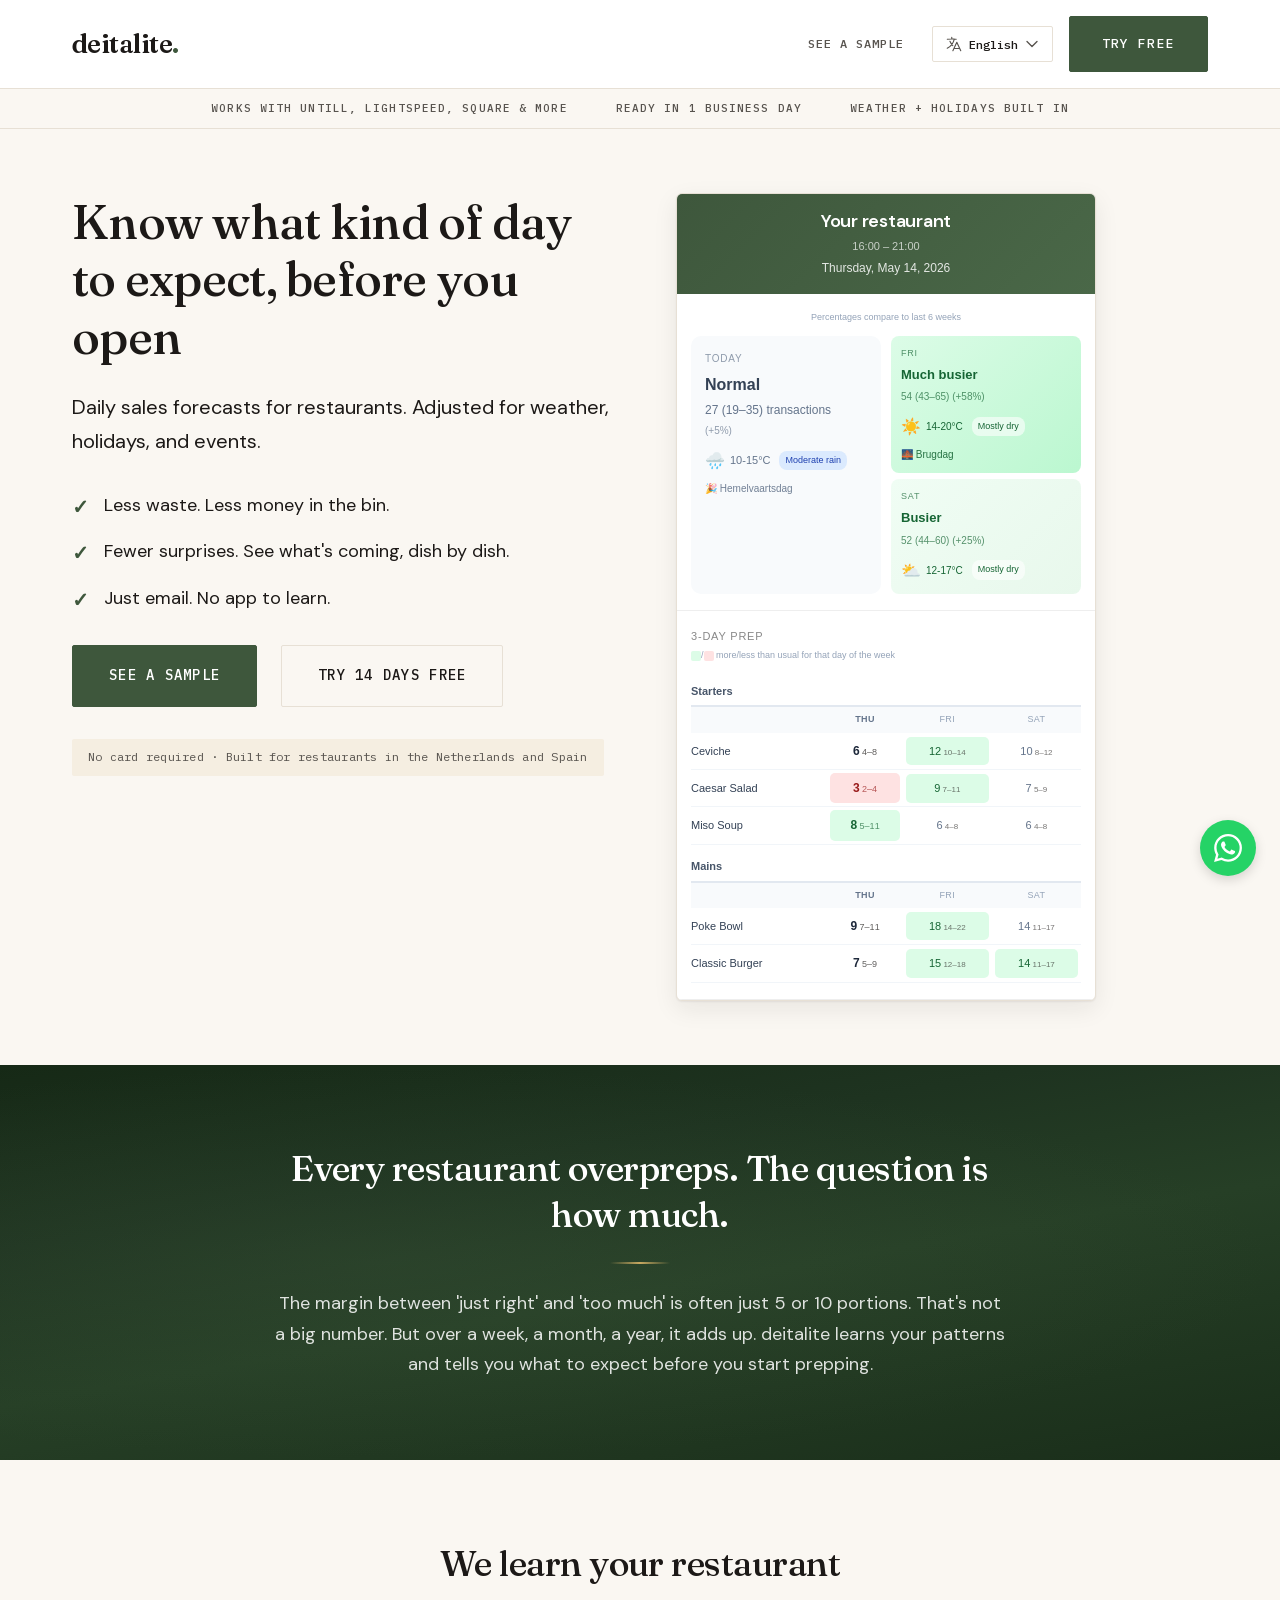
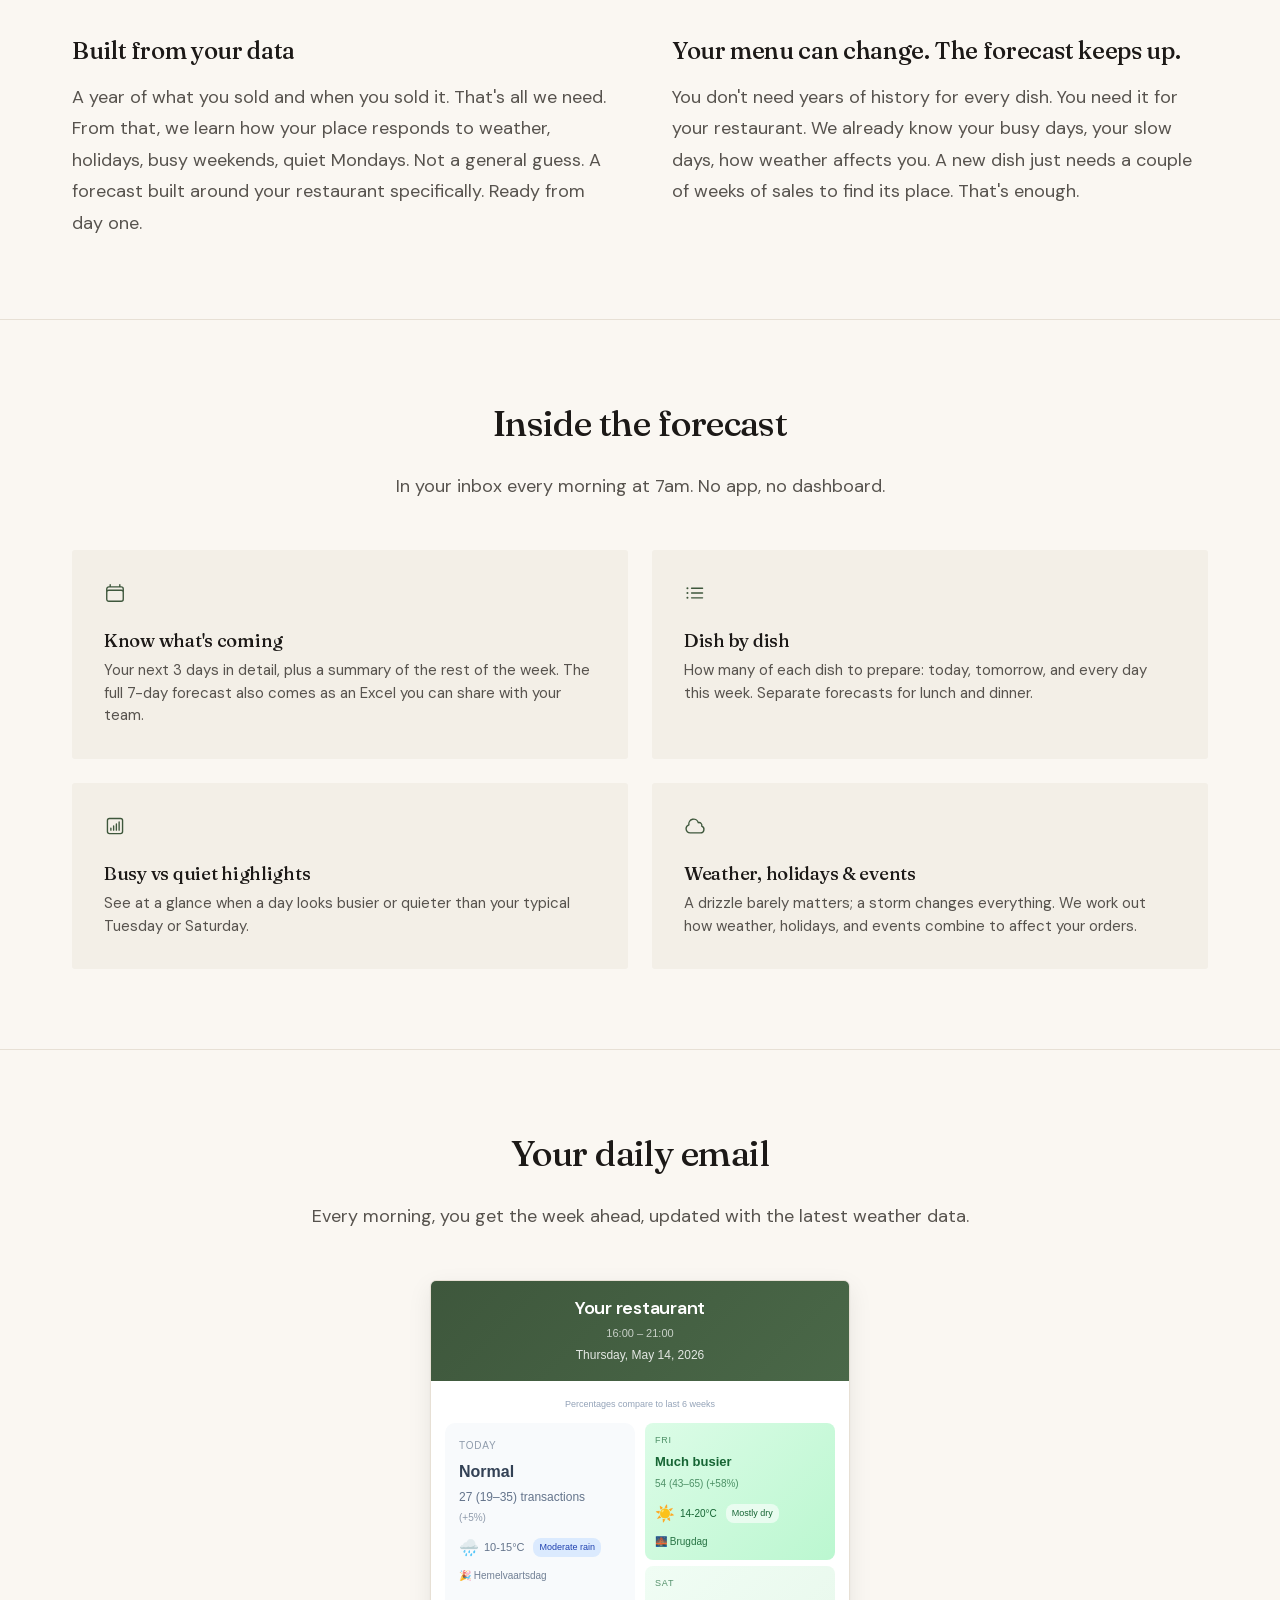
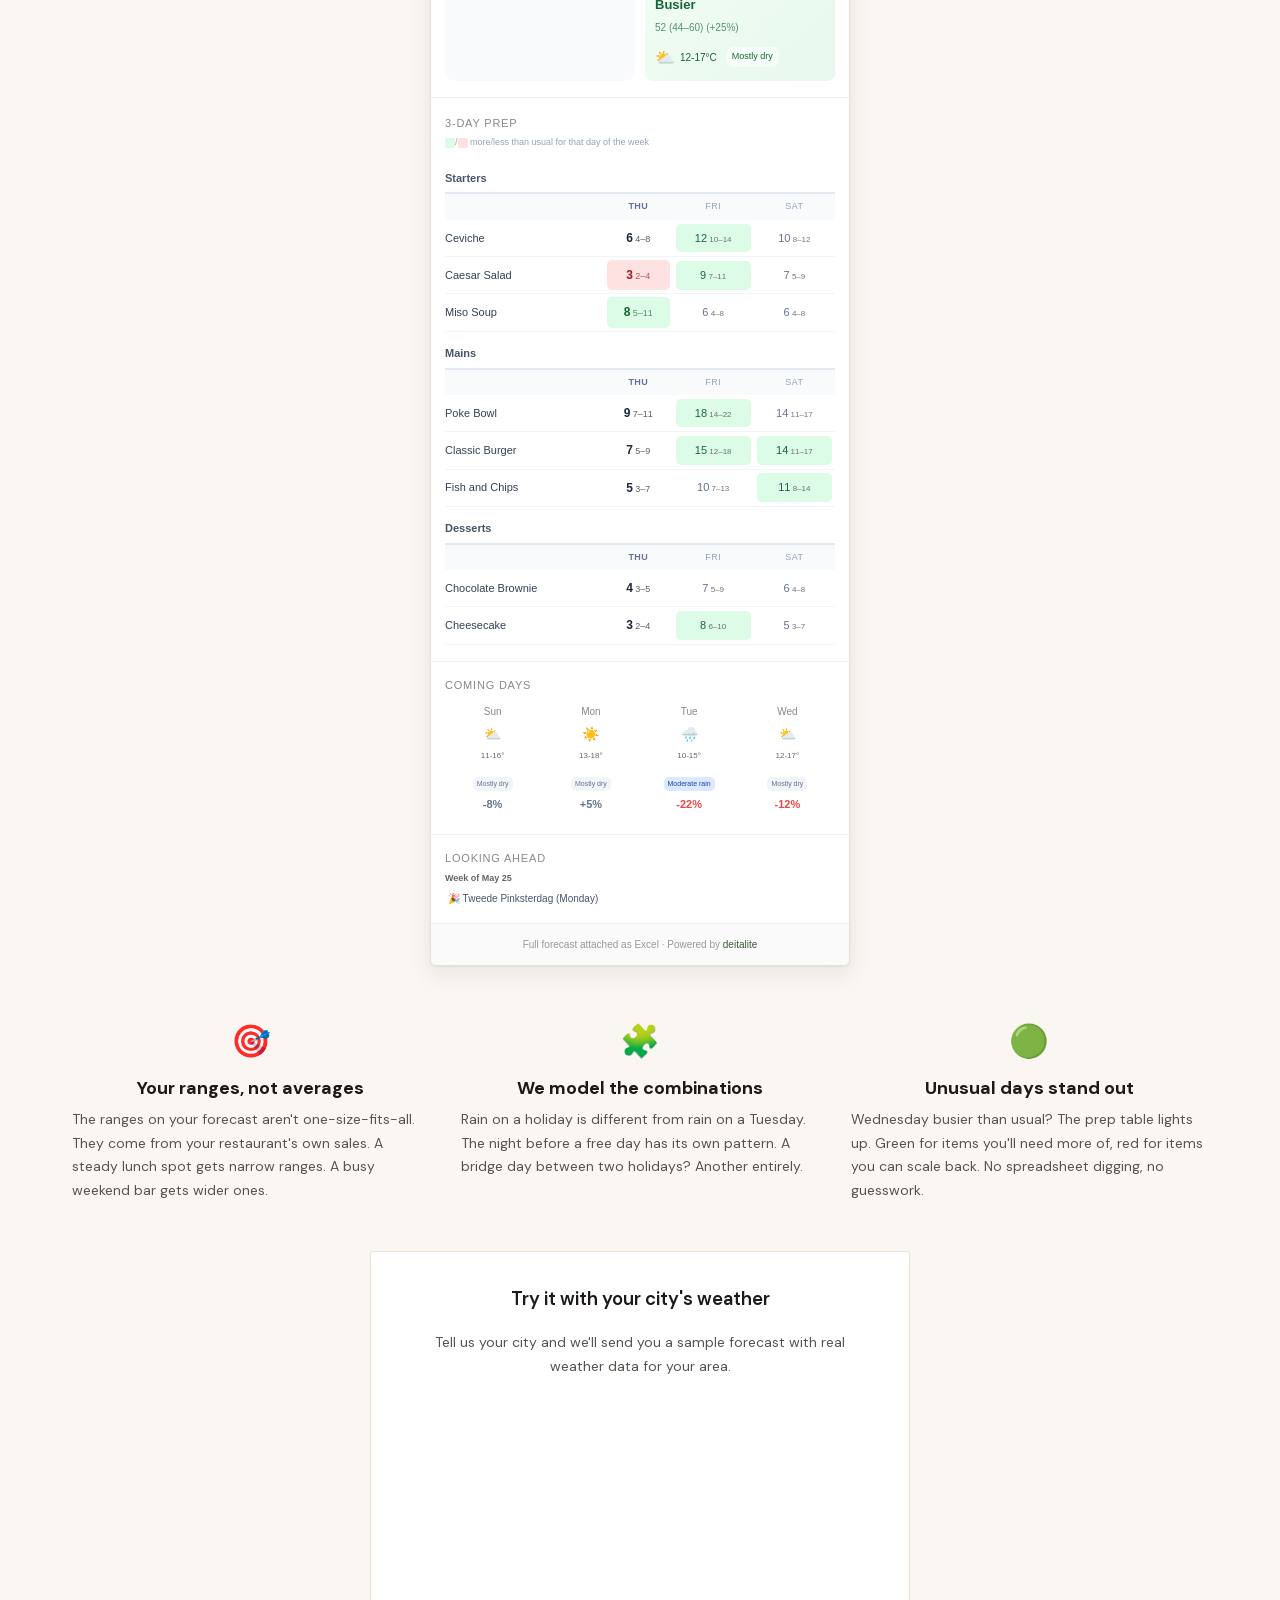
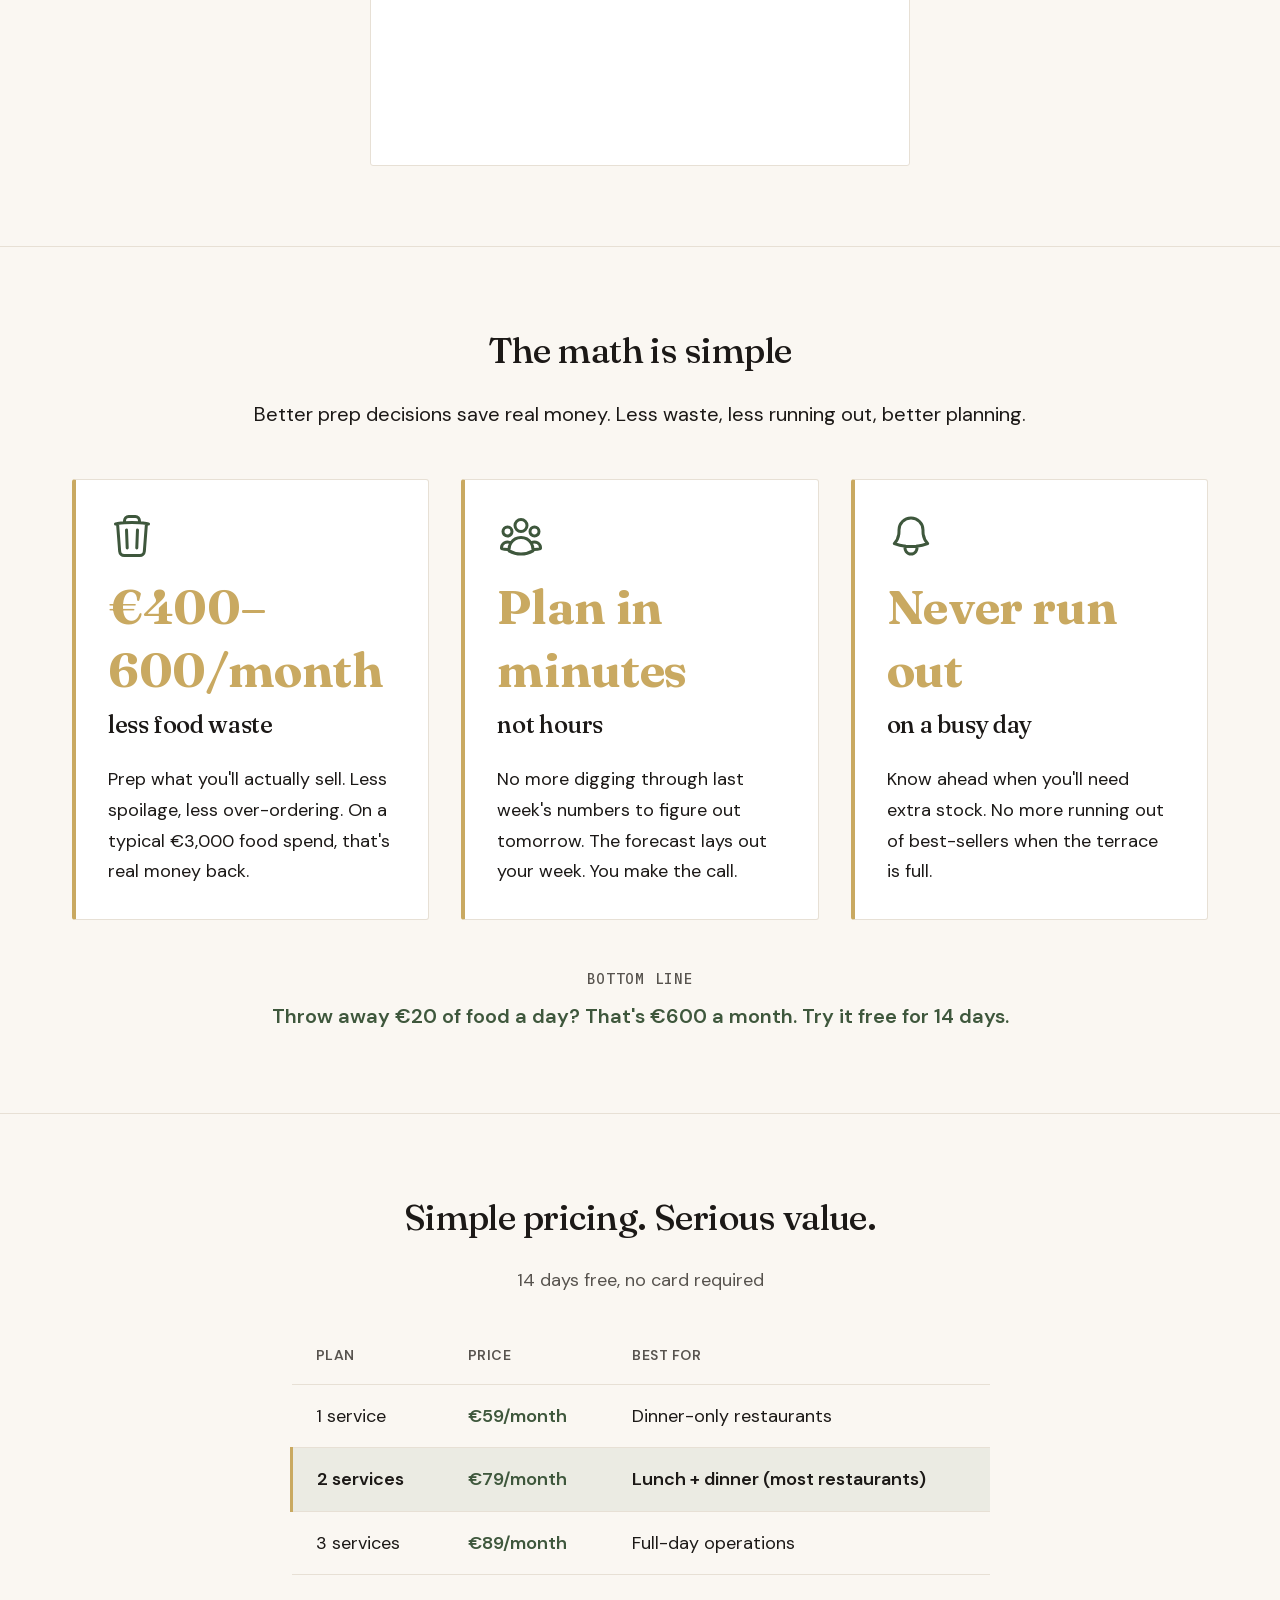
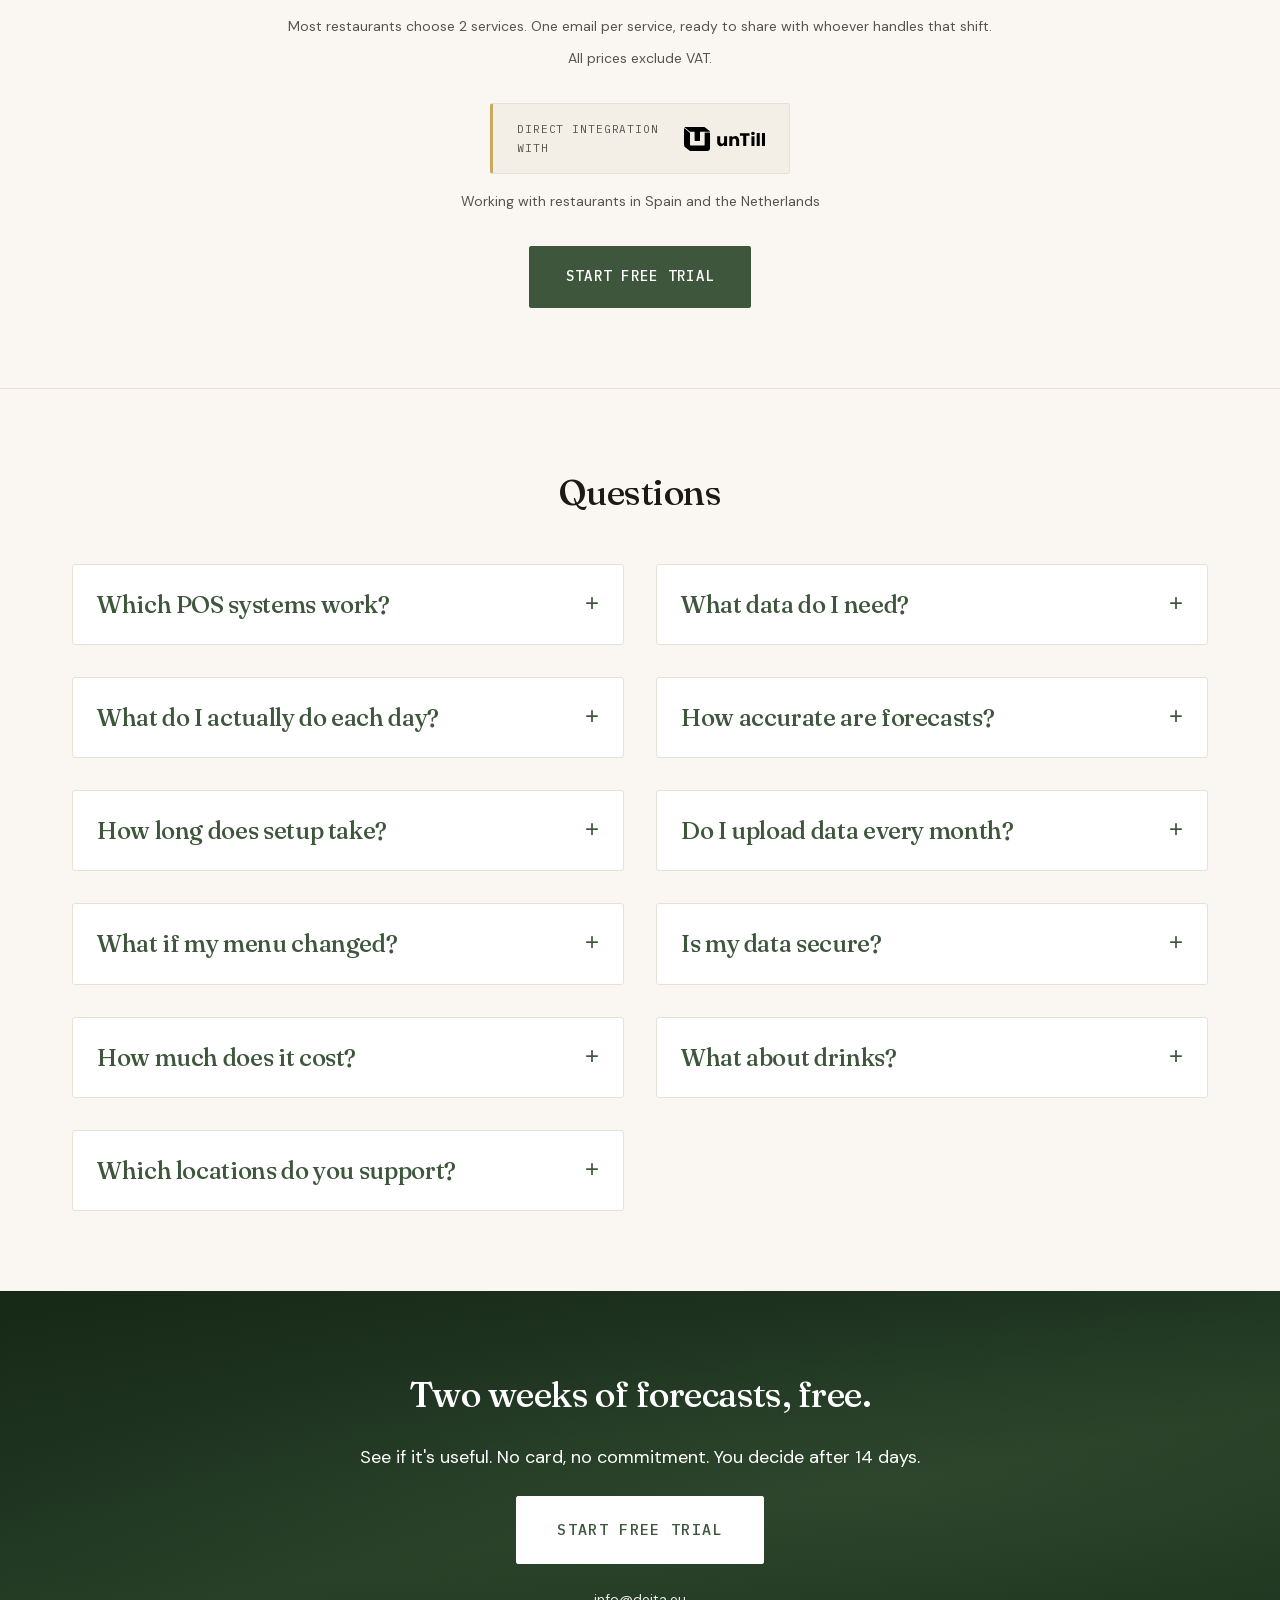
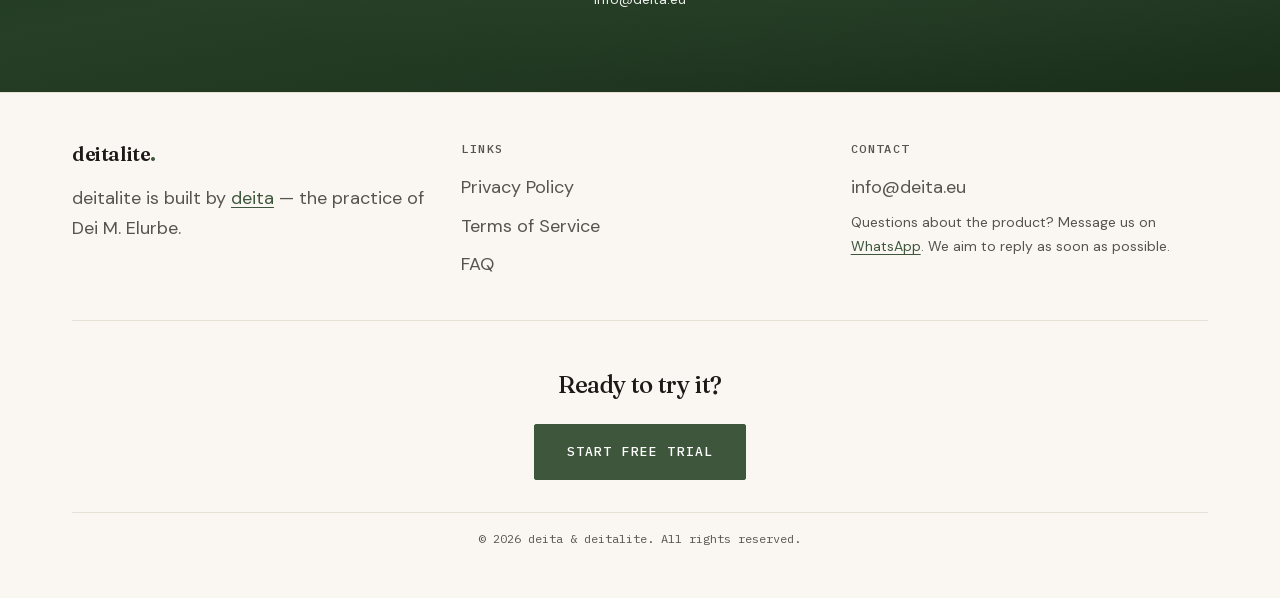
<file: index.html>
<!DOCTYPE html>
<html lang="en">
<head>
  <meta charset="UTF-8">
  <meta name="viewport" content="width=device-width, initial-scale=1.0">
  <title>deitalite | Daily Prep Plan Adjusted for Weather</title>
  <meta name="description" content="Your daily prep plan, already adjusted for the weather. Item-level quantities for the week ahead. Works with any POS export. Try 14 days free.">

  <!-- Open Graph (social sharing) -->
  <meta property="og:title" content="deitalite | Daily Prep Plan Adjusted for Weather">
  <meta property="og:description" content="Stop guessing prep. Get item-level quantities for the week ahead, adjusted for weather.">
  <meta property="og:image" content="https://deitalite.com/assets/images/og-image.png">
  <meta property="og:url" content="https://deitalite.com">
  <meta property="og:type" content="website">

  <!-- Canonical URL -->
  <link rel="canonical" href="https://deitalite.com/">

  <!-- Favicon -->
  <link rel="icon" type="image/png" href="favicon.png">
  <link rel="apple-touch-icon" href="favicon.png">

  <!-- Styles -->
  <link rel="stylesheet" href="css/main.css">


  <!-- Schema Markup -->
  <script type="application/ld+json">
  {
    "@context": "https://schema.org",
    "@type": "SoftwareApplication",
    "name": "deitalite",
    "applicationCategory": "BusinessApplication",
    "description": "Daily prep plan for restaurants, adjusted for weather and local events"
  }
  </script>
  <script type="application/ld+json">
  {
    "@context": "https://schema.org",
    "@type": "FAQPage",
    "mainEntity": [
      {"@type": "Question", "name": "Which POS systems work?", "acceptedAnswer": {"@type": "Answer", "text": "We have direct integration with unTill. For other systems (Lightspeed, Square, Toast, Zettle, etc.), export item-level sales as Excel."}},
      {"@type": "Question", "name": "What data do I need?", "acceptedAnswer": {"@type": "Answer", "text": "The more history, the better. A full year covers all seasons; two years is sharpest. Less than a year still works: you get forecasts from day one, and the forecast catches up on seasons it has not seen yet as they come in. Your export should include the date, what was sold, and how many."}},
      {"@type": "Question", "name": "How accurate are forecasts?", "acceptedAnswer": {"@type": "Answer", "text": "Honest enough to plan by. Every forecast shows a number plus a range: plan for 12, and a normal day lands between 8 and 16. About 7 days out of 10, actual sales land inside that range, and the range is sized to how much your sales actually vary. The goal isn't to hit exact numbers. It's to reduce waste, avoid running out, and spot unusual days before they happen."}},
      {"@type": "Question", "name": "How long does setup take?", "acceptedAnswer": {"@type": "Answer", "text": "1 business day. You export and send your sales data. We build your forecast and start sending daily emails within one business day."}},
      {"@type": "Question", "name": "How much does it cost?", "acceptedAnswer": {"@type": "Answer", "text": "€59-89/month depending on how many services you need. Start with a 14-day free trial, no card required."}}
    ]
  }
  </script>
</head>
<body>

  <!-- Header (Sticky) -->
  <header id="header">
    <div class="container">
      <a href="#" class="logo">deitalite</a>
      <div class="header-right">
        <!-- Secondary link: See a sample -->
        <a href="#proof" class="header-link" data-i18n="nav.sample">See a sample</a>
        <!-- Language Selector -->
        <div id="language-selector" class="language-selector" role="combobox" aria-expanded="false" aria-haspopup="listbox" aria-label="Select language">
          <button type="button" class="lang-button" aria-expanded="false" aria-haspopup="listbox">
            <svg class="lang-icon" xmlns="http://www.w3.org/2000/svg" fill="none" viewBox="0 0 24 24" stroke-width="1.5" stroke="currentColor" aria-hidden="true">
              <path stroke-linecap="round" stroke-linejoin="round" d="m10.5 21 5.25-11.25L21 21m-9-3h7.5M3 5.621a48.474 48.474 0 0 1 6-.371m0 0c1.12 0 2.233.038 3.334.114M9 5.25V3m3.334 2.364C11.176 10.658 7.69 15.08 3 17.502m9.334-12.138c.896.061 1.785.147 2.666.257m-4.589 8.495a18.023 18.023 0 0 1-3.827-5.802" />
            </svg>
            <span id="current-lang">English</span>
            <svg class="chevron-icon" xmlns="http://www.w3.org/2000/svg" fill="none" viewBox="0 0 24 24" stroke-width="2" stroke="currentColor" width="14" height="14" aria-hidden="true">
              <path stroke-linecap="round" stroke-linejoin="round" d="m19.5 8.25-7.5 7.5-7.5-7.5" />
            </svg>
          </button>
          <div class="lang-dropdown" role="listbox" aria-label="Languages">
            <div class="lang-option" role="option" data-lang="en" tabindex="0">English</div>
            <div class="lang-option" role="option" data-lang="nl" tabindex="0">Nederlands</div>
            <div class="lang-option" role="option" data-lang="es" tabindex="0">Español</div>
          </div>
        </div>
        <a href="start.html" class="btn-primary" data-i18n="nav.cta">Try free</a>
      </div>
    </div>
  </header>

  <!-- USP Banner -->
  <div id="usp-banner">
    <div class="container">
      <div class="usp-items">
        <div class="usp-item">
          <span data-i18n="usp.item1">Works with unTill, Lightspeed, Square & more</span>
        </div>
        <div class="usp-item">
          <span data-i18n="usp.item2">Ready in 1 business day</span>
        </div>
        <div class="usp-item">
          <span data-i18n="usp.item3">Weather + holidays built in</span>
        </div>
      </div>
    </div>
  </div>

  <!-- Section 1: Hero -->
  <section id="hero">
    <div class="container">
      <div class="hero-content">
        <h1 data-i18n="hero.title">Know what kind of day to expect, before you open</h1>
        <p class="hero-subheadline" data-i18n="hero.subtitle">Daily sales forecasts for restaurants. Adjusted for weather, holidays, and events.</p>
        <ul class="hero-benefits">
          <li data-i18n="hero.benefit1">Less waste. Less money in the bin.</li>
          <li data-i18n="hero.benefit2">Fewer surprises. See what's coming, dish by dish.</li>
          <li data-i18n="hero.benefit3">Just email. No app to learn.</li>
        </ul>
        <div class="hero-cta-buttons">
          <a href="#proof" class="btn-primary btn-large" data-i18n="hero.demo">See a sample</a>
          <a href="start.html" class="btn-secondary btn-large" data-i18n="hero.cta">Try 14 days free</a>
        </div>
        <p class="hero-trust-signal" data-i18n="hero.trust">No card required · Built for restaurants in the Netherlands and Spain</p>
      </div>
      <div class="hero-visual">
        <!-- Compact Email Mockup -->
        <div class="email-mockup email-mockup-compact">
          <div class="email-card">
            <div class="em-header">
              <h2>Your restaurant</h2>
              <div class="em-service">16:00 – 21:00</div>
              <div class="em-date">Thursday, May 14, 2026</div>
            </div>
            <div class="em-forecast">
              <div class="em-forecast-hint">Percentages compare to last 6 weeks</div>
              <div class="em-forecast-grid">
                <div class="em-today em-card-normal">
                  <div class="em-label">Today</div>
                  <div class="em-status">Normal</div>
                  <div class="em-amount">27 (19–35) transactions</div>
                  <div class="em-pct">(+5%)</div>
                  <div class="em-weather">
                    <span class="em-weather-icon">🌧️</span>
                    <span>10-15°C</span>
                    <span class="em-rain-badge em-rain-badge-moderate">Moderate rain</span>
                  </div>
                  <div class="em-event">🎉 Hemelvaartsdag</div>
                </div>
                <div class="em-secondary">
                  <div class="em-small em-card-much-busier">
                    <div class="em-label">Fri</div>
                    <div class="em-status em-status-up">Much busier</div>
                    <div class="em-pct">54 (43–65) (+58%)</div>
                    <div class="em-weather">
                      <span class="em-weather-icon">☀️</span>
                      <span>14-20°C</span>
                      <span class="em-rain-badge">Mostly dry</span>
                    </div>
                    <div class="em-event">🌉 Brugdag</div>
                  </div>
                  <div class="em-small em-card-busier">
                    <div class="em-label">Sat</div>
                    <div class="em-status em-status-up">Busier</div>
                    <div class="em-pct">52 (44–60) (+25%)</div>
                    <div class="em-weather">
                      <span class="em-weather-icon">⛅</span>
                      <span>12-17°C</span>
                      <span class="em-rain-badge">Mostly dry</span>
                    </div>
                  </div>
                </div>
              </div>
            </div>
            <div class="em-prep">
              <div class="em-section-title">3-Day Prep</div>
              <div class="em-section-hint">
                <span class="em-swatch" style="background:#dcfce7;"></span>/<span class="em-swatch" style="background:#fee2e2;"></span> more/less than usual for that day of the week
              </div>
              <table class="em-table">
                <tr><td colspan="4" class="em-cat">Starters</td></tr>
                <tr class="em-thead">
                  <td></td>
                  <td class="em-today-col">Thu</td>
                  <td>Fri</td>
                  <td>Sat</td>
                </tr>
                <tr class="em-row">
                  <td>Ceviche</td>
                  <td><div class="em-cell"><span class="em-qty em-qty-normal">6</span><span class="em-range"> 4–8</span></div></td>
                  <td><div class="em-cell em-cell-up"><span class="em-qty-other em-qty-other-up">12</span><span class="em-range-light"> 10–14</span></div></td>
                  <td><div class="em-cell"><span class="em-qty-other em-qty-other-normal">10</span><span class="em-range-light"> 8–12</span></div></td>
                </tr>
                <tr class="em-row">
                  <td>Caesar Salad</td>
                  <td><div class="em-cell em-cell-down"><span class="em-qty em-qty-down">3</span><span class="em-range em-qty-down"> 2–4</span></div></td>
                  <td><div class="em-cell em-cell-up"><span class="em-qty-other em-qty-other-up">9</span><span class="em-range-light"> 7–11</span></div></td>
                  <td><div class="em-cell"><span class="em-qty-other em-qty-other-normal">7</span><span class="em-range-light"> 5–9</span></div></td>
                </tr>
                <tr class="em-row">
                  <td>Miso Soup</td>
                  <td><div class="em-cell em-cell-up"><span class="em-qty em-qty-up">8</span><span class="em-range em-qty-up"> 5–11</span></div></td>
                  <td><div class="em-cell"><span class="em-qty-other em-qty-other-normal">6</span><span class="em-range-light"> 4–8</span></div></td>
                  <td><div class="em-cell"><span class="em-qty-other em-qty-other-normal">6</span><span class="em-range-light"> 4–8</span></div></td>
                </tr>
                <tr><td colspan="4" class="em-cat" style="padding-top:12px;">Mains</td></tr>
                <tr class="em-thead">
                  <td></td>
                  <td class="em-today-col">Thu</td>
                  <td>Fri</td>
                  <td>Sat</td>
                </tr>
                <tr class="em-row">
                  <td>Poke Bowl</td>
                  <td><div class="em-cell"><span class="em-qty em-qty-normal">9</span><span class="em-range"> 7–11</span></div></td>
                  <td><div class="em-cell em-cell-up"><span class="em-qty-other em-qty-other-up">18</span><span class="em-range-light"> 14–22</span></div></td>
                  <td><div class="em-cell"><span class="em-qty-other em-qty-other-normal">14</span><span class="em-range-light"> 11–17</span></div></td>
                </tr>
                <tr class="em-row">
                  <td>Classic Burger</td>
                  <td><div class="em-cell"><span class="em-qty em-qty-normal">7</span><span class="em-range"> 5–9</span></div></td>
                  <td><div class="em-cell em-cell-up"><span class="em-qty-other em-qty-other-up">15</span><span class="em-range-light"> 12–18</span></div></td>
                  <td><div class="em-cell em-cell-up"><span class="em-qty-other em-qty-other-up">14</span><span class="em-range-light"> 11–17</span></div></td>
                </tr>
              </table>
            </div>
          </div>
        </div>
      </div>
    </div>
  </section>

  <!-- Section 2: Value Proposition -->
  <section id="problem">
    <div class="container-narrow">
      <h2 data-i18n="problem.title">Every restaurant overpreps. The question is how much.</h2>
      <div class="gold-rule"></div>
      <p data-i18n="problem.intro">The margin between 'just right' and 'too much' is often just 5 or 10 portions. That's not a big number. But over a week, a month, a year, it adds up. deitalite learns your patterns and tells you what to expect before you start prepping.</p>
    </div>
  </section>

  <!-- Section 3: How It Works -->
  <section id="how-it-works">
    <div class="container">
      <h2 data-i18n="how.title">We learn your restaurant</h2>
      <div class="how-blocks">
        <div class="how-block">
          <h3 data-i18n="how.depth.title">Built from your data</h3>
          <p data-i18n="how.depth.text">A year of what you sold and when you sold it. That's all we need. From that, we learn how your place responds to weather, holidays, busy weekends, quiet Mondays. Not a general guess. A forecast built around your restaurant specifically. Ready from day one.</p>
        </div>
        <div class="how-block">
          <h3 data-i18n="how.newitem.title">Your menu can change. The forecast keeps up.</h3>
          <p data-i18n="how.newitem.text">You don't need years of history for every dish. You need it for your restaurant. We already know your busy days, your slow days, how weather affects you. A new dish just needs a couple of weeks of sales to find its place. That's enough.</p>
        </div>
      </div>
    </div>
  </section>

  <!-- Section 4: What You Get Each Day -->
  <section id="features">
    <div class="container">
      <h2 data-i18n="features.title">Inside the forecast</h2>
      <p class="features-subtitle" data-i18n="features.subtitle">In your inbox every morning at 7am. No app, no dashboard.</p>

      <!-- Features: 2x2 open grid -->
      <div class="features-grid">
        <div class="feature-item">
          <svg xmlns="http://www.w3.org/2000/svg" fill="none" viewBox="0 0 24 24" stroke-width="1.5" stroke="currentColor" aria-hidden="true">
            <path stroke-linecap="round" stroke-linejoin="round" d="M6.75 3v2.25M17.25 3v2.25M3 18.75V7.5a2.25 2.25 0 0 1 2.25-2.25h13.5A2.25 2.25 0 0 1 21 7.5v11.25m-18 0A2.25 2.25 0 0 0 5.25 21h13.5A2.25 2.25 0 0 0 21 18.75m-18 0v-7.5A2.25 2.25 0 0 1 5.25 9h13.5A2.25 2.25 0 0 1 21 11.25v7.5" />
          </svg>
          <h3 data-i18n="features.item2.title">Know what's coming</h3>
          <p data-i18n="features.item2.text">Your next 3 days in detail, plus a summary of the rest of the week. The full 7-day forecast also comes as an Excel you can share with your team.</p>
        </div>
        <div class="feature-item">
          <svg xmlns="http://www.w3.org/2000/svg" fill="none" viewBox="0 0 24 24" stroke-width="1.5" stroke="currentColor" aria-hidden="true">
            <path stroke-linecap="round" stroke-linejoin="round" d="M8.25 6.75h12M8.25 12h12m-12 5.25h12M3.75 6.75h.007v.008H3.75V6.75Zm.375 0a.375.375 0 1 1-.75 0 .375.375 0 0 1 .75 0ZM3.75 12h.007v.008H3.75V12Zm.375 0a.375.375 0 1 1-.75 0 .375.375 0 0 1 .75 0Zm-.375 5.25h.007v.008H3.75v-.008Zm.375 0a.375.375 0 1 1-.75 0 .375.375 0 0 1 .75 0Z" />
          </svg>
          <h3 data-i18n="features.item1.title">Dish by dish</h3>
          <p data-i18n="features.item1.text">How many of each dish to prepare: today, tomorrow, and every day this week. Separate forecasts for lunch and dinner.</p>
        </div>
        <div class="feature-item">
          <svg xmlns="http://www.w3.org/2000/svg" fill="none" viewBox="0 0 24 24" stroke-width="1.5" stroke="currentColor" aria-hidden="true">
            <path stroke-linecap="round" stroke-linejoin="round" d="M7.5 14.25v2.25m3-4.5v4.5m3-6.75v6.75m3-9v9M6 20.25h12A2.25 2.25 0 0 0 20.25 18V6A2.25 2.25 0 0 0 18 3.75H6A2.25 2.25 0 0 0 3.75 6v12A2.25 2.25 0 0 0 6 20.25Z" />
          </svg>
          <h3 data-i18n="features.item3.title">Busy vs quiet highlights</h3>
          <p data-i18n="features.item3.text">Days that differ from your typical Tuesday or Saturday get flagged and color-coded.</p>
        </div>
        <div class="feature-item">
          <svg xmlns="http://www.w3.org/2000/svg" fill="none" viewBox="0 0 24 24" stroke-width="1.5" stroke="currentColor" aria-hidden="true">
            <path stroke-linecap="round" stroke-linejoin="round" d="M2.25 15a4.5 4.5 0 0 0 4.5 4.5H18a3.75 3.75 0 0 0 1.332-7.257 3 3 0 0 0-3.758-3.848 5.25 5.25 0 0 0-10.233 2.33A4.502 4.502 0 0 0 2.25 15Z" />
          </svg>
          <h3 data-i18n="features.item4.title">Weather, holidays & events</h3>
          <p data-i18n="features.item4.text">A drizzle barely matters; a storm changes everything. We model how weather, holidays, and events combine to shift your demand.</p>
        </div>
      </div>

    </div>
  </section>

  <!-- Section 5: Proof -->
  <section id="proof">
    <div class="container">
      <h2 data-i18n="proof.title">Your daily email</h2>
      <p class="proof-subtitle" data-i18n="proof.subtitle">Every morning, you get the week ahead, updated with the latest weather data.</p>

      <div class="proof-screenshot">
        <!-- Inline Email Mockup -->
        <div class="email-mockup">
          <div class="email-card">
            <div class="em-header">
              <h2>Your restaurant</h2>
              <div class="em-service">16:00 – 21:00</div>
              <div class="em-date">Thursday, May 14, 2026</div>
            </div>
            <div class="em-forecast">
              <div class="em-forecast-hint">Percentages compare to last 6 weeks</div>
              <div class="em-forecast-grid">
                <div class="em-today em-card-normal">
                  <div class="em-label">Today</div>
                  <div class="em-status">Normal</div>
                  <div class="em-amount">27 (19–35) transactions</div>
                  <div class="em-pct">(+5%)</div>
                  <div class="em-weather">
                    <span class="em-weather-icon">🌧️</span>
                    <span>10-15°C</span>
                    <span class="em-rain-badge em-rain-badge-moderate">Moderate rain</span>
                  </div>
                  <div class="em-event">🎉 Hemelvaartsdag</div>
                </div>
                <div class="em-secondary">
                  <div class="em-small em-card-much-busier">
                    <div class="em-label">Fri</div>
                    <div class="em-status em-status-up">Much busier</div>
                    <div class="em-pct">54 (43–65) (+58%)</div>
                    <div class="em-weather">
                      <span class="em-weather-icon">☀️</span>
                      <span>14-20°C</span>
                      <span class="em-rain-badge">Mostly dry</span>
                    </div>
                    <div class="em-event">🌉 Brugdag</div>
                  </div>
                  <div class="em-small em-card-busier">
                    <div class="em-label">Sat</div>
                    <div class="em-status em-status-up">Busier</div>
                    <div class="em-pct">52 (44–60) (+25%)</div>
                    <div class="em-weather">
                      <span class="em-weather-icon">⛅</span>
                      <span>12-17°C</span>
                      <span class="em-rain-badge">Mostly dry</span>
                    </div>
                  </div>
                </div>
              </div>
            </div>
            <div class="em-prep">
              <div class="em-section-title">3-Day Prep</div>
              <div class="em-section-hint">
                <span class="em-swatch" style="background:#dcfce7;"></span>/<span class="em-swatch" style="background:#fee2e2;"></span> more/less than usual for that day of the week
              </div>
              <table class="em-table">
                <tr><td colspan="4" class="em-cat">Starters</td></tr>
                <tr class="em-thead">
                  <td></td>
                  <td class="em-today-col">Thu</td>
                  <td>Fri</td>
                  <td>Sat</td>
                </tr>
                <tr class="em-row">
                  <td>Ceviche</td>
                  <td><div class="em-cell"><span class="em-qty em-qty-normal">6</span><span class="em-range"> 4–8</span></div></td>
                  <td><div class="em-cell em-cell-up"><span class="em-qty-other em-qty-other-up">12</span><span class="em-range-light"> 10–14</span></div></td>
                  <td><div class="em-cell"><span class="em-qty-other em-qty-other-normal">10</span><span class="em-range-light"> 8–12</span></div></td>
                </tr>
                <tr class="em-row">
                  <td>Caesar Salad</td>
                  <td><div class="em-cell em-cell-down"><span class="em-qty em-qty-down">3</span><span class="em-range em-qty-down"> 2–4</span></div></td>
                  <td><div class="em-cell em-cell-up"><span class="em-qty-other em-qty-other-up">9</span><span class="em-range-light"> 7–11</span></div></td>
                  <td><div class="em-cell"><span class="em-qty-other em-qty-other-normal">7</span><span class="em-range-light"> 5–9</span></div></td>
                </tr>
                <tr class="em-row">
                  <td>Miso Soup</td>
                  <td><div class="em-cell em-cell-up"><span class="em-qty em-qty-up">8</span><span class="em-range em-qty-up"> 5–11</span></div></td>
                  <td><div class="em-cell"><span class="em-qty-other em-qty-other-normal">6</span><span class="em-range-light"> 4–8</span></div></td>
                  <td><div class="em-cell"><span class="em-qty-other em-qty-other-normal">6</span><span class="em-range-light"> 4–8</span></div></td>
                </tr>
                <tr><td colspan="4" class="em-cat" style="padding-top:12px;">Mains</td></tr>
                <tr class="em-thead">
                  <td></td>
                  <td class="em-today-col">Thu</td>
                  <td>Fri</td>
                  <td>Sat</td>
                </tr>
                <tr class="em-row">
                  <td>Poke Bowl</td>
                  <td><div class="em-cell"><span class="em-qty em-qty-normal">9</span><span class="em-range"> 7–11</span></div></td>
                  <td><div class="em-cell em-cell-up"><span class="em-qty-other em-qty-other-up">18</span><span class="em-range-light"> 14–22</span></div></td>
                  <td><div class="em-cell"><span class="em-qty-other em-qty-other-normal">14</span><span class="em-range-light"> 11–17</span></div></td>
                </tr>
                <tr class="em-row">
                  <td>Classic Burger</td>
                  <td><div class="em-cell"><span class="em-qty em-qty-normal">7</span><span class="em-range"> 5–9</span></div></td>
                  <td><div class="em-cell em-cell-up"><span class="em-qty-other em-qty-other-up">15</span><span class="em-range-light"> 12–18</span></div></td>
                  <td><div class="em-cell em-cell-up"><span class="em-qty-other em-qty-other-up">14</span><span class="em-range-light"> 11–17</span></div></td>
                </tr>
                <tr class="em-row">
                  <td>Fish and Chips</td>
                  <td><div class="em-cell"><span class="em-qty em-qty-normal">5</span><span class="em-range"> 3–7</span></div></td>
                  <td><div class="em-cell"><span class="em-qty-other em-qty-other-normal">10</span><span class="em-range-light"> 7–13</span></div></td>
                  <td><div class="em-cell em-cell-up"><span class="em-qty-other em-qty-other-up">11</span><span class="em-range-light"> 8–14</span></div></td>
                </tr>
                <tr><td colspan="4" class="em-cat" style="padding-top:12px;">Desserts</td></tr>
                <tr class="em-thead">
                  <td></td>
                  <td class="em-today-col">Thu</td>
                  <td>Fri</td>
                  <td>Sat</td>
                </tr>
                <tr class="em-row">
                  <td>Chocolate Brownie</td>
                  <td><div class="em-cell"><span class="em-qty em-qty-normal">4</span><span class="em-range"> 3–5</span></div></td>
                  <td><div class="em-cell"><span class="em-qty-other em-qty-other-normal">7</span><span class="em-range-light"> 5–9</span></div></td>
                  <td><div class="em-cell"><span class="em-qty-other em-qty-other-normal">6</span><span class="em-range-light"> 4–8</span></div></td>
                </tr>
                <tr class="em-row">
                  <td>Cheesecake</td>
                  <td><div class="em-cell"><span class="em-qty em-qty-normal">3</span><span class="em-range"> 2–4</span></div></td>
                  <td><div class="em-cell em-cell-up"><span class="em-qty-other em-qty-other-up">8</span><span class="em-range-light"> 6–10</span></div></td>
                  <td><div class="em-cell"><span class="em-qty-other em-qty-other-normal">5</span><span class="em-range-light"> 3–7</span></div></td>
                </tr>
              </table>
            </div>
            <div class="em-week">
              <div class="em-section-title">Coming Days</div>
              <div class="em-week-grid">
                <div class="em-week-day">
                  <div class="em-day-name">Sun</div>
                  <div class="em-day-weather">⛅</div>
                  <div class="em-day-temp">11-16°</div>
                  <div class="em-day-rain" style="background:#f1f5f9;color:#64748b;">Mostly dry</div>
                  <div class="em-day-pct normal">-8%</div>
                </div>
                <div class="em-week-day">
                  <div class="em-day-name">Mon</div>
                  <div class="em-day-weather">☀️</div>
                  <div class="em-day-temp">13-18°</div>
                  <div class="em-day-rain" style="background:#f1f5f9;color:#64748b;">Mostly dry</div>
                  <div class="em-day-pct normal">+5%</div>
                </div>
                <div class="em-week-day">
                  <div class="em-day-name">Tue</div>
                  <div class="em-day-weather">🌧️</div>
                  <div class="em-day-temp">10-15°</div>
                  <div class="em-day-rain" style="background:#dbeafe;color:#1e40af;">Moderate rain</div>
                  <div class="em-day-pct down">-22%</div>
                </div>
                <div class="em-week-day">
                  <div class="em-day-name">Wed</div>
                  <div class="em-day-weather">⛅</div>
                  <div class="em-day-temp">12-17°</div>
                  <div class="em-day-rain" style="background:#f1f5f9;color:#64748b;">Mostly dry</div>
                  <div class="em-day-pct down">-12%</div>
                </div>
              </div>
            </div>
            <div class="em-lookahead">
              <div class="em-section-title">Looking Ahead</div>
              <div class="em-la-week">
                <div class="em-la-week-label">Week of May 25</div>
                <div class="em-la-event">🎉 Tweede Pinksterdag (Monday)</div>
              </div>
            </div>
            <div class="em-footer">
              <p>Full forecast attached as Excel · Powered by <a href="#">deitalite</a></p>
            </div>
          </div>
        </div>
      </div>

      <div class="proof-callouts">
        <div class="proof-callout">
          <div class="proof-callout-icon">🎯</div>
          <h4 data-i18n="proof.callout1.title">Your ranges, not averages</h4>
          <p data-i18n="proof.callout1.text">The ranges on your forecast aren't one-size-fits-all. They come from your restaurant's own sales. A steady lunch spot gets narrow ranges. A busy weekend bar gets wider ones.</p>
        </div>
        <div class="proof-callout">
          <div class="proof-callout-icon">🧩</div>
          <h4 data-i18n="proof.callout2.title">We model the combinations</h4>
          <p data-i18n="proof.callout2.text">Rain on a holiday is different from rain on a Tuesday. The night before a free day has its own pattern. A bridge day between two holidays? Another entirely.</p>
        </div>
        <div class="proof-callout">
          <div class="proof-callout-icon">🟢</div>
          <h4 data-i18n="proof.callout3.title">Deviations highlighted at a glance</h4>
          <p data-i18n="proof.callout3.text">Wednesday busier than usual? The prep table lights up. Green for items you'll need more of, red for items you can scale back. No spreadsheet digging, no guesswork.</p>
        </div>
      </div>

      <!-- Demo email collection form (Tally) -->
      <div class="demo-form-container demo-form-prominent">
        <p class="demo-form-title" data-i18n="proof.form.title">Try it with your city's weather</p>
        <p class="demo-form-subtitle" data-i18n="proof.form.subtitle">Tell us your city and we'll send you a sample forecast with real weather data for your area.</p>
        <div class="demo-tally-wrap">
          <iframe
            id="demo-tally-form"
            data-tally-src="https://tally.so/embed/zxKQV8?alignLeft=1&hideTitle=1&transparentBackground=1&dynamicHeight=1"
            loading="lazy"
            width="100%"
            height="320"
            frameborder="0"
            marginheight="0"
            marginwidth="0"
            title="Request a sample forecast"
          ></iframe>
        </div>
      </div>
    </div>
  </section>

  <!-- Section 6: ROI -->
  <section id="roi">
    <div class="container">
      <h2 data-i18n="roi.title">The math is simple</h2>
      <p class="roi-subtitle" data-i18n="roi.subtitle">Better prep decisions save real money. Less waste, less running out, better planning.</p>
      <div class="stats-grid">
        <div class="stat-card">
          <div class="stat-icon">
            <svg xmlns="http://www.w3.org/2000/svg" fill="none" viewBox="0 0 24 24" stroke-width="1.5" stroke="currentColor" aria-hidden="true">
              <path stroke-linecap="round" stroke-linejoin="round" d="m14.74 9-.346 9m-4.788 0L9.26 9m9.968-3.21c.342.052.682.107 1.022.166m-1.022-.165L18.16 19.673a2.25 2.25 0 0 1-2.244 2.077H8.084a2.25 2.25 0 0 1-2.244-2.077L4.772 5.79m14.456 0a48.108 48.108 0 0 0-3.478-.397m-12 .562c.34-.059.68-.114 1.022-.165m0 0a48.11 48.11 0 0 1 3.478-.397m7.5 0v-.916c0-1.18-.91-2.164-2.09-2.201a51.964 51.964 0 0 0-3.32 0c-1.18.037-2.09 1.022-2.09 2.201v.916m7.5 0a48.667 48.667 0 0 0-7.5 0" />
            </svg>
          </div>
          <h3><span class="stat-number-inline" data-i18n="roi.stat1.number">€400–600/month</span><span data-i18n="roi.stat1.title">less food waste</span></h3>
          <p data-i18n="roi.stat1.text">Prep what you'll actually sell. Less spoilage, less over-ordering. On a typical €3,000 food spend, that's real money back.</p>
        </div>
        <div class="stat-card">
          <div class="stat-icon">
            <svg xmlns="http://www.w3.org/2000/svg" fill="none" viewBox="0 0 24 24" stroke-width="1.5" stroke="currentColor" aria-hidden="true">
              <path stroke-linecap="round" stroke-linejoin="round" d="M18 18.72a9.094 9.094 0 0 0 3.741-.479 3 3 0 0 0-4.682-2.72m.94 3.198.001.031c0 .225-.012.447-.037.666A11.944 11.944 0 0 1 12 21c-2.17 0-4.207-.576-5.963-1.584A6.062 6.062 0 0 1 6 18.719m12 0a5.971 5.971 0 0 0-.941-3.197m0 0A5.995 5.995 0 0 0 12 12.75a5.995 5.995 0 0 0-5.058 2.772m0 0a3 3 0 0 0-4.681 2.72 8.986 8.986 0 0 0 3.74.477m.94-3.197a5.971 5.971 0 0 0-.94 3.197M15 6.75a3 3 0 1 1-6 0 3 3 0 0 1 6 0Zm6 3a2.25 2.25 0 1 1-4.5 0 2.25 2.25 0 0 1 4.5 0Zm-13.5 0a2.25 2.25 0 1 1-4.5 0 2.25 2.25 0 0 1 4.5 0Z" />
            </svg>
          </div>
          <h3><span class="stat-number-inline" data-i18n="roi.stat2.number">Plan in minutes</span><span data-i18n="roi.stat2.title">not hours</span></h3>
          <p data-i18n="roi.stat2.text">No more digging through last week's numbers to figure out tomorrow. The forecast lays out your week. You make the call.</p>
        </div>
        <div class="stat-card">
          <div class="stat-icon">
            <svg xmlns="http://www.w3.org/2000/svg" fill="none" viewBox="0 0 24 24" stroke-width="1.5" stroke="currentColor" aria-hidden="true">
              <path stroke-linecap="round" stroke-linejoin="round" d="M14.857 17.082a23.848 23.848 0 0 0 5.454-1.31A8.967 8.967 0 0 1 18 9.75V9A6 6 0 0 0 6 9v.75a8.967 8.967 0 0 1-2.312 6.022c1.733.64 3.56 1.085 5.455 1.31m5.714 0a24.255 24.255 0 0 1-5.714 0m5.714 0a3 3 0 1 1-5.714 0" />
            </svg>
          </div>
          <h3><span class="stat-number-inline" data-i18n="roi.stat3.number">Never run out</span><span data-i18n="roi.stat3.title">on a busy day</span></h3>
          <p data-i18n="roi.stat3.text">Know ahead when you'll need extra stock. No more running out of best-sellers when the terrace is full.</p>
        </div>
      </div>
      <p class="roi-example-label" data-i18n="roi.exampleLabel">Bottom line</p>
      <p class="roi-example" data-i18n="roi.example">Throw away €20 of food a day? That's €600 a month. Try it free for 14 days.</p>
    </div>
  </section>

  <!-- Section 7: Pricing -->
  <section id="pricing">
    <div class="container">
      <h2 data-i18n="pricing.title">Simple pricing. Serious value.</h2>
      <p class="pricing-subtitle" data-i18n="pricing.subtitle">14 days free, no card required</p>
      <div class="pricing-table-container">
        <table class="pricing-table">
          <thead>
            <tr>
              <th data-i18n="pricing.col.plan">Plan</th>
              <th data-i18n="pricing.col.price">Price</th>
              <th data-i18n="pricing.col.bestfor">Best for</th>
            </tr>
          </thead>
          <tbody>
            <tr>
              <td data-i18n="pricing.tier1.name">1 service</td>
              <td data-i18n="pricing.tier1.price">€59/month</td>
              <td data-i18n="pricing.tier1.desc">Dinner-only restaurants</td>
            </tr>
            <tr class="pricing-row-highlight">
              <td data-i18n="pricing.tier2.name">2 services</td>
              <td data-i18n="pricing.tier2.price">€79/month</td>
              <td data-i18n="pricing.tier2.desc">Lunch + dinner (most restaurants)</td>
            </tr>
            <tr>
              <td data-i18n="pricing.tier3.name">3 services</td>
              <td data-i18n="pricing.tier3.price">€89/month</td>
              <td data-i18n="pricing.tier3.desc">Full-day operations</td>
            </tr>
          </tbody>
        </table>
      </div>
      <p class="pricing-note" data-i18n="pricing.note">Most restaurants choose 2 services. One email per service, ready to share with whoever handles that shift.</p>
      <p class="pricing-vat" data-i18n="pricing.vat">All prices exclude VAT.</p>

      <!-- Integration partner -->
      <div class="integration-badge">
        <p class="integration-label" data-i18n="pricing.integration">Direct integration with</p>
        <img src="assets/images/untill-logo.svg" alt="unTill" class="integration-logo">
      </div>

      <p class="pricing-regions" data-i18n="pricing.regions">Working with restaurants in Spain and the Netherlands</p>

      <div class="section-cta" style="margin-top: var(--spacing-lg);">
        <a href="start.html" class="btn-primary btn-large" data-i18n="pricing.cta">Start free trial</a>
      </div>
    </div>
  </section>

  <!-- Section 8: FAQ (REWORKED - Shorter answers, added POS clarity) -->
  <section id="faq">
    <div class="container">
      <h2 data-i18n="faq.title">Questions</h2>
      <div class="faq-grid">
        <div class="faq-item">
          <button class="faq-question" aria-expanded="false" aria-controls="faq-1-answer">
            <h3 data-i18n="faq.q1.question">Which POS systems work?</h3>
            <span class="faq-icon" aria-hidden="true">+</span>
          </button>
          <div class="faq-answer" id="faq-1-answer" role="region" aria-labelledby="faq-1-q">
            <p data-i18n="faq.q1.answer"><strong>We have direct integration with unTill.</strong> For other systems (Lightspeed, Square, Toast, Zettle, etc.), export item-level sales as Excel. If you can pull a sales report with date, item name, and quantity, we can use it.</p>
          </div>
        </div>
        <div class="faq-item">
          <button class="faq-question" aria-expanded="false" aria-controls="faq-2-answer">
            <h3 data-i18n="faq.q2.question">What data do I need?</h3>
            <span class="faq-icon" aria-hidden="true">+</span>
          </button>
          <div class="faq-answer" id="faq-2-answer" role="region">
            <p data-i18n="faq.q2.answer"><strong>The more history, the better.</strong> A full year covers all seasons; two years is sharpest. Less than a year still works: you get forecasts from day one, and the forecast catches up on seasons it has not seen yet as they come in. Your export should include the date, what was sold, and how many.</p>
          </div>
        </div>
        <div class="faq-item">
          <button class="faq-question" aria-expanded="false" aria-controls="faq-3-answer">
            <h3 data-i18n="faq.q3.question">What do I actually do each day?</h3>
            <span class="faq-icon" aria-hidden="true">+</span>
          </button>
          <div class="faq-answer" id="faq-3-answer" role="region">
            <p data-i18n="faq.q3.answer"><strong>Check email → see quantities → share with team. 30 seconds.</strong> Most restaurants check once a day or a few times a week. You see the week ahead plus upcoming events, adjust prep/ordering/staffing accordingly. It's a quick check, not a system to manage.</p>
          </div>
        </div>
        <div class="faq-item">
          <button class="faq-question" aria-expanded="false" aria-controls="faq-4-answer">
            <h3 data-i18n="faq.q4.question">How accurate are forecasts?</h3>
            <span class="faq-icon" aria-hidden="true">+</span>
          </button>
          <div class="faq-answer" id="faq-4-answer" role="region">
            <p data-i18n="faq.q4.answer"><strong>Honest enough to plan by.</strong> Every forecast shows a number plus a range: plan for 12, and a normal day lands between 8 and 16. About 7 days out of 10, actual sales land inside that range, and the range is sized to how much your sales actually vary. The goal isn't to hit exact numbers. It's to reduce waste, avoid running out, and spot unusual days before they happen. We'd rather give you a realistic range than pretend we can nail it every time.</p>
          </div>
        </div>
        <div class="faq-item">
          <button class="faq-question" aria-expanded="false" aria-controls="faq-5-answer">
            <h3 data-i18n="faq.q5.question">How long does setup take?</h3>
            <span class="faq-icon" aria-hidden="true">+</span>
          </button>
          <div class="faq-answer" id="faq-5-answer" role="region">
            <p data-i18n="faq.q5.answer"><strong>1 business day.</strong> You export and send your sales data. We build your forecast and start sending daily emails within one business day.</p>
          </div>
        </div>
        <div class="faq-item">
          <button class="faq-question" aria-expanded="false" aria-controls="faq-6-answer">
            <h3 data-i18n="faq.q6.question">Do I upload data every month?</h3>
            <span class="faq-icon" aria-hidden="true">+</span>
          </button>
          <div class="faq-answer" id="faq-6-answer" role="region">
            <p data-i18n="faq.q6.answer"><strong>Once a month, same quick export.</strong> We update your forecast with the latest data, so it always reflects your most recent sales and menu.</p>
          </div>
        </div>
        <div class="faq-item">
          <button class="faq-question" aria-expanded="false" aria-controls="faq-7-answer">
            <h3 data-i18n="faq.q7.question">What if my menu changed?</h3>
            <span class="faq-icon" aria-hidden="true">+</span>
          </button>
          <div class="faq-answer" id="faq-7-answer" role="region">
            <p data-i18n="faq.q7.answer"><strong>Normal, we handle it.</strong> New dishes get a reasonable forecast immediately by inheriting your restaurant's overall patterns. They only need to learn their share of demand, not everything from scratch. Removed an item? Its forecast share redistributes automatically. Next month's data rebuild sharpens everything further.</p>
          </div>
        </div>
        <div class="faq-item">
          <button class="faq-question" aria-expanded="false" aria-controls="faq-8-answer">
            <h3 data-i18n="faq.q8.question">Is my data secure?</h3>
            <span class="faq-icon" aria-hidden="true">+</span>
          </button>
          <div class="faq-answer" id="faq-8-answer" role="region">
            <p data-i18n="faq.q8.answer"><strong>Yes. Your data stays private and is never shared or sold.</strong> We store it securely, use it only to build your forecast, and delete it if you ask. See our <a href="privacy.html">Privacy Policy</a> for details.</p>
          </div>
        </div>
        <div class="faq-item">
          <button class="faq-question" aria-expanded="false" aria-controls="faq-9-answer">
            <h3 data-i18n="faq.q9.question">How much does it cost?</h3>
            <span class="faq-icon" aria-hidden="true">+</span>
          </button>
          <div class="faq-answer" id="faq-9-answer" role="region">
            <p data-i18n="faq.q9.answer"><strong>€59-89/month</strong> depending on how many services you need (lunch, dinner, etc.). Start with a 14-day free trial, no card required.</p>
          </div>
        </div>
        <div class="faq-item">
          <button class="faq-question" aria-expanded="false" aria-controls="faq-10-answer">
            <h3 data-i18n="faq.q10.question">What about drinks?</h3>
            <span class="faq-icon" aria-hidden="true">+</span>
          </button>
          <div class="faq-answer" id="faq-10-answer" role="region">
            <p data-i18n="faq.q10.answer"><strong>Drinks count toward your daily totals</strong> (total transactions, busy/quiet classification), but the item-level prep table focuses on food. Drink menus tend to be large and sparse, making per-item forecasts unreliable. Your kitchen prep is what matters most.</p>
          </div>
        </div>
        <div class="faq-item">
          <button class="faq-question" aria-expanded="false" aria-controls="faq-11-answer">
            <h3 data-i18n="faq.q11.question">Which locations do you support?</h3>
            <span class="faq-icon" aria-hidden="true">+</span>
          </button>
          <div class="faq-answer" id="faq-11-answer" role="region">
            <p data-i18n="faq.q11.answer"><strong>Worldwide.</strong> Weather data updates automatically with global coverage. Pricing is in euros but we work with restaurants anywhere.</p>
          </div>
        </div>

      </div>
    </div>
  </section>

  <!-- Section 9: Final CTA -->
  <section id="final-cta">
    <div class="container-narrow">
      <h2 data-i18n="cta.title">Two weeks of forecasts, free.</h2>
      <p data-i18n="cta.subtitle">See if it's useful. No card, no commitment. You decide after 14 days.</p>
      <a href="start.html" class="btn-primary btn-xlarge" data-i18n="cta.button">Start free trial</a>
      <p class="cta-urgency" data-i18n="cta.contact">info@deita.eu</p>
    </div>
  </section>

  <!-- Footer -->
  <footer id="footer">
    <div class="container">
      <div class="footer-grid">
        <div class="footer-col">
          <h4 class="footer-wordmark">deitalite</h4>
          <p data-i18n="footer.tagline">deitalite is built by <a href="https://deita.eu" target="_blank" rel="noopener">deita</a> — the practice of Dei M. Elurbe.</p>
        </div>
        <div class="footer-col">
          <h4 data-i18n="footer.links">Links</h4>
          <ul>
            <li><a href="privacy.html" data-i18n="footer.privacy">Privacy Policy</a></li>
            <li><a href="terms.html" data-i18n="footer.terms">Terms of Service</a></li>
            <li><a href="#faq" data-i18n="footer.faq">FAQ</a></li>
          </ul>
        </div>
        <div class="footer-col">
          <h4 data-i18n="footer.contact">Contact</h4>
          <p>info@deita.eu</p>
          <p class="footer-note" data-i18n="footer.response">Questions about the product? Message us on <a href="https://wa.me/31639227686" target="_blank" rel="noopener noreferrer">WhatsApp</a>. We aim to reply as soon as possible.</p>
        </div>
      </div>
      <div class="footer-cta">
        <h3 data-i18n="footer.cta.title">Ready to try it?</h3>
        <a href="start.html" class="btn-primary" data-i18n="footer.cta.button">Start free trial</a>
      </div>
      <div class="footer-bottom">
        <p data-i18n="footer.copyright">&copy; 2026 deita & deitalite. All rights reserved.</p>
      </div>
    </div>
  </footer>

  <!-- WhatsApp floating button -->
  <a href="https://wa.me/31639227686" target="_blank" rel="noopener noreferrer" class="whatsapp-float" aria-label="Chat on WhatsApp">
    <svg viewBox="0 0 24 24" fill="currentColor" aria-hidden="true"><path d="M17.472 14.382c-.297-.149-1.758-.867-2.03-.967-.273-.099-.471-.148-.67.15-.197.297-.767.966-.94 1.164-.173.199-.347.223-.644.075-.297-.15-1.255-.463-2.39-1.475-.883-.788-1.48-1.761-1.653-2.059-.173-.297-.018-.458.13-.606.134-.133.298-.347.446-.52.149-.174.198-.298.298-.497.099-.198.05-.371-.025-.52-.075-.149-.669-1.612-.916-2.207-.242-.579-.487-.5-.669-.51-.173-.008-.371-.01-.57-.01-.198 0-.52.074-.792.372-.272.297-1.04 1.016-1.04 2.479 0 1.462 1.065 2.875 1.213 3.074.149.198 2.096 3.2 5.077 4.487.709.306 1.262.489 1.694.625.712.227 1.36.195 1.871.118.571-.085 1.758-.719 2.006-1.413.248-.694.248-1.289.173-1.413-.074-.124-.272-.198-.57-.347m-5.421 7.403h-.004a9.87 9.87 0 01-5.031-1.378l-.361-.214-3.741.982.998-3.648-.235-.374a9.86 9.86 0 01-1.51-5.26c.001-5.45 4.436-9.884 9.888-9.884 2.64 0 5.122 1.03 6.988 2.898a9.825 9.825 0 012.893 6.994c-.003 5.45-4.437 9.884-9.885 9.884m8.413-18.297A11.815 11.815 0 0012.05 0C5.495 0 .16 5.335.157 11.892c0 2.096.547 4.142 1.588 5.945L.057 24l6.305-1.654a11.882 11.882 0 005.683 1.448h.005c6.554 0 11.89-5.335 11.893-11.893a11.821 11.821 0 00-3.48-8.413z"/></svg>
  </a>

  <!-- Scripts -->
  <script src="js/translations.js"></script>
  <script src="js/i18n.js"></script>
  <script src="js/main.js"></script>
  <script>var d=document,w="https://tally.so/widgets/embed.js";if(d.querySelector('script[src="'+w+'"]')==null){var s=d.createElement("script");s.src=w;s.onload=function(){if(typeof Tally!=="undefined"){Tally.loadEmbeds();}};d.body.appendChild(s);}</script>
  <!-- GoatCounter (privacy-friendly analytics) -->
  <script data-goatcounter="https://deitalite.goatcounter.com/count" async src="https://gc.zgo.at/count.js"></script>
</body>
</html>
</file>
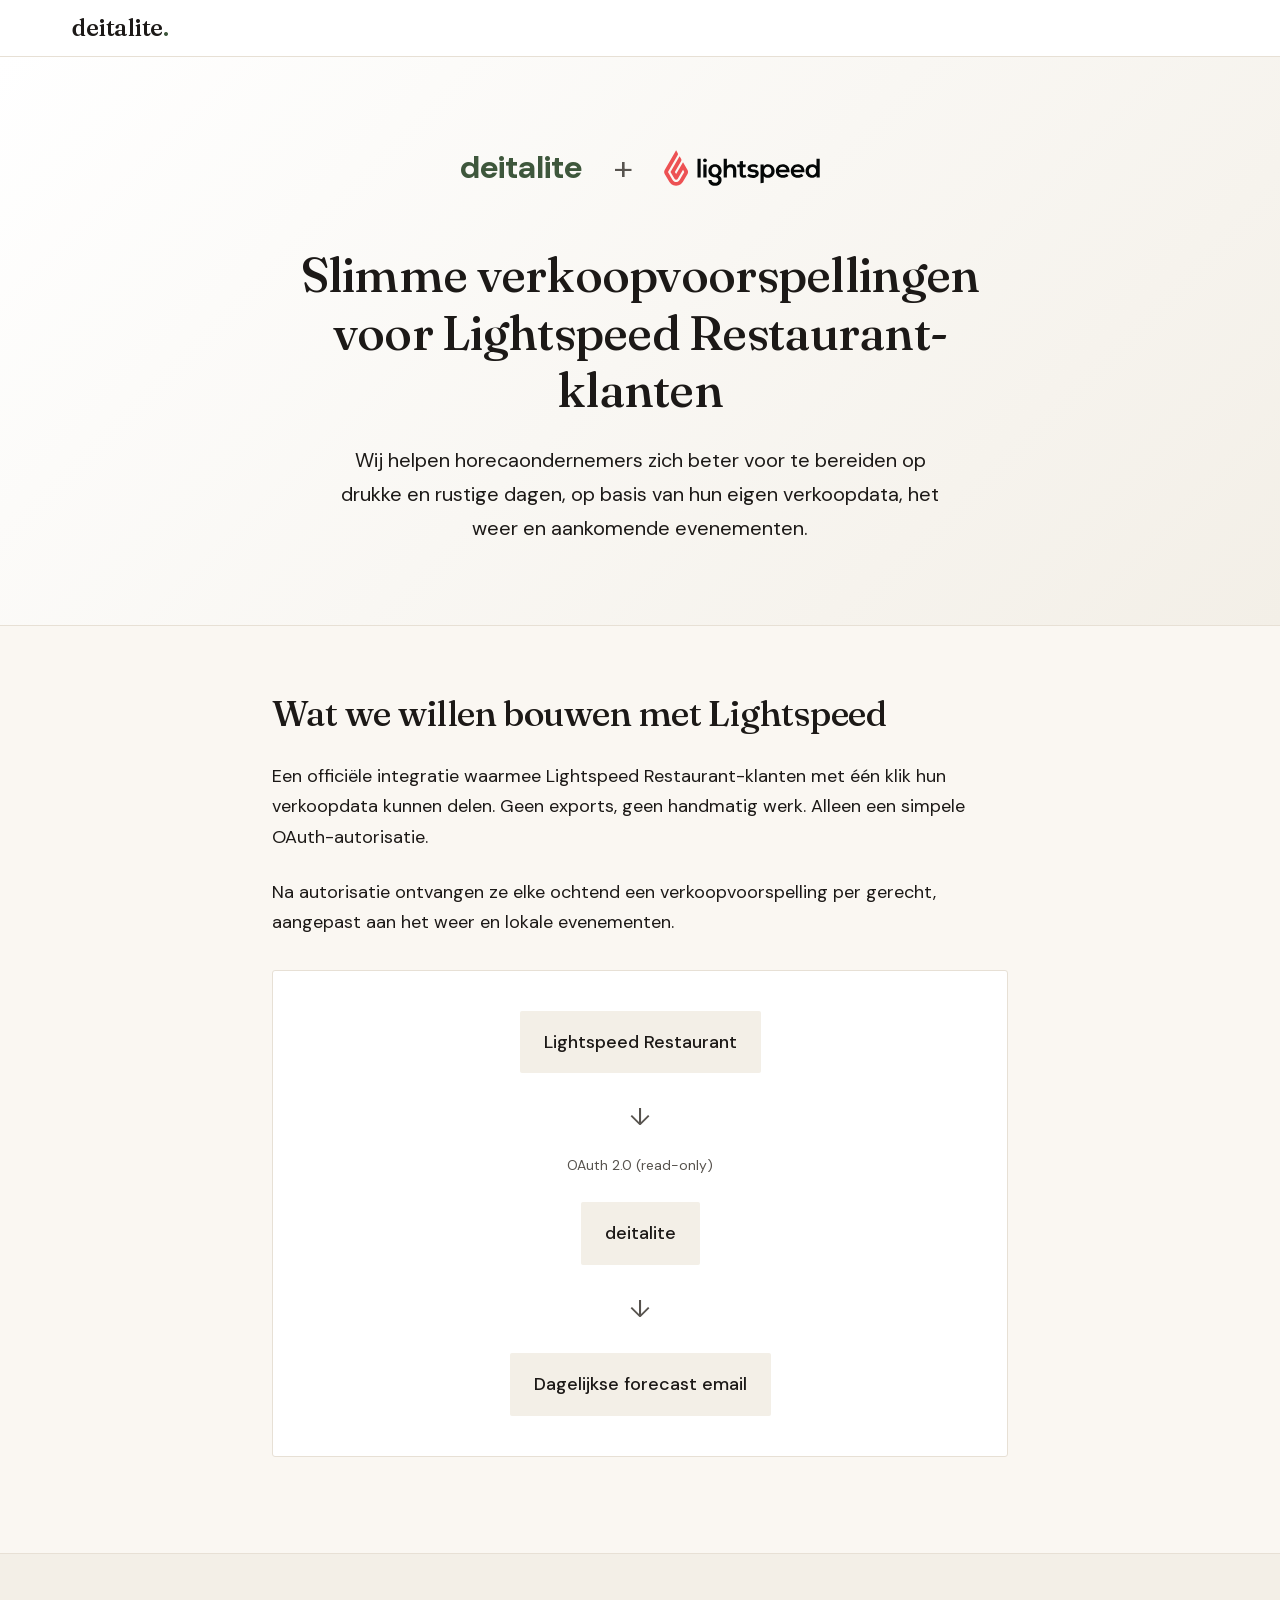
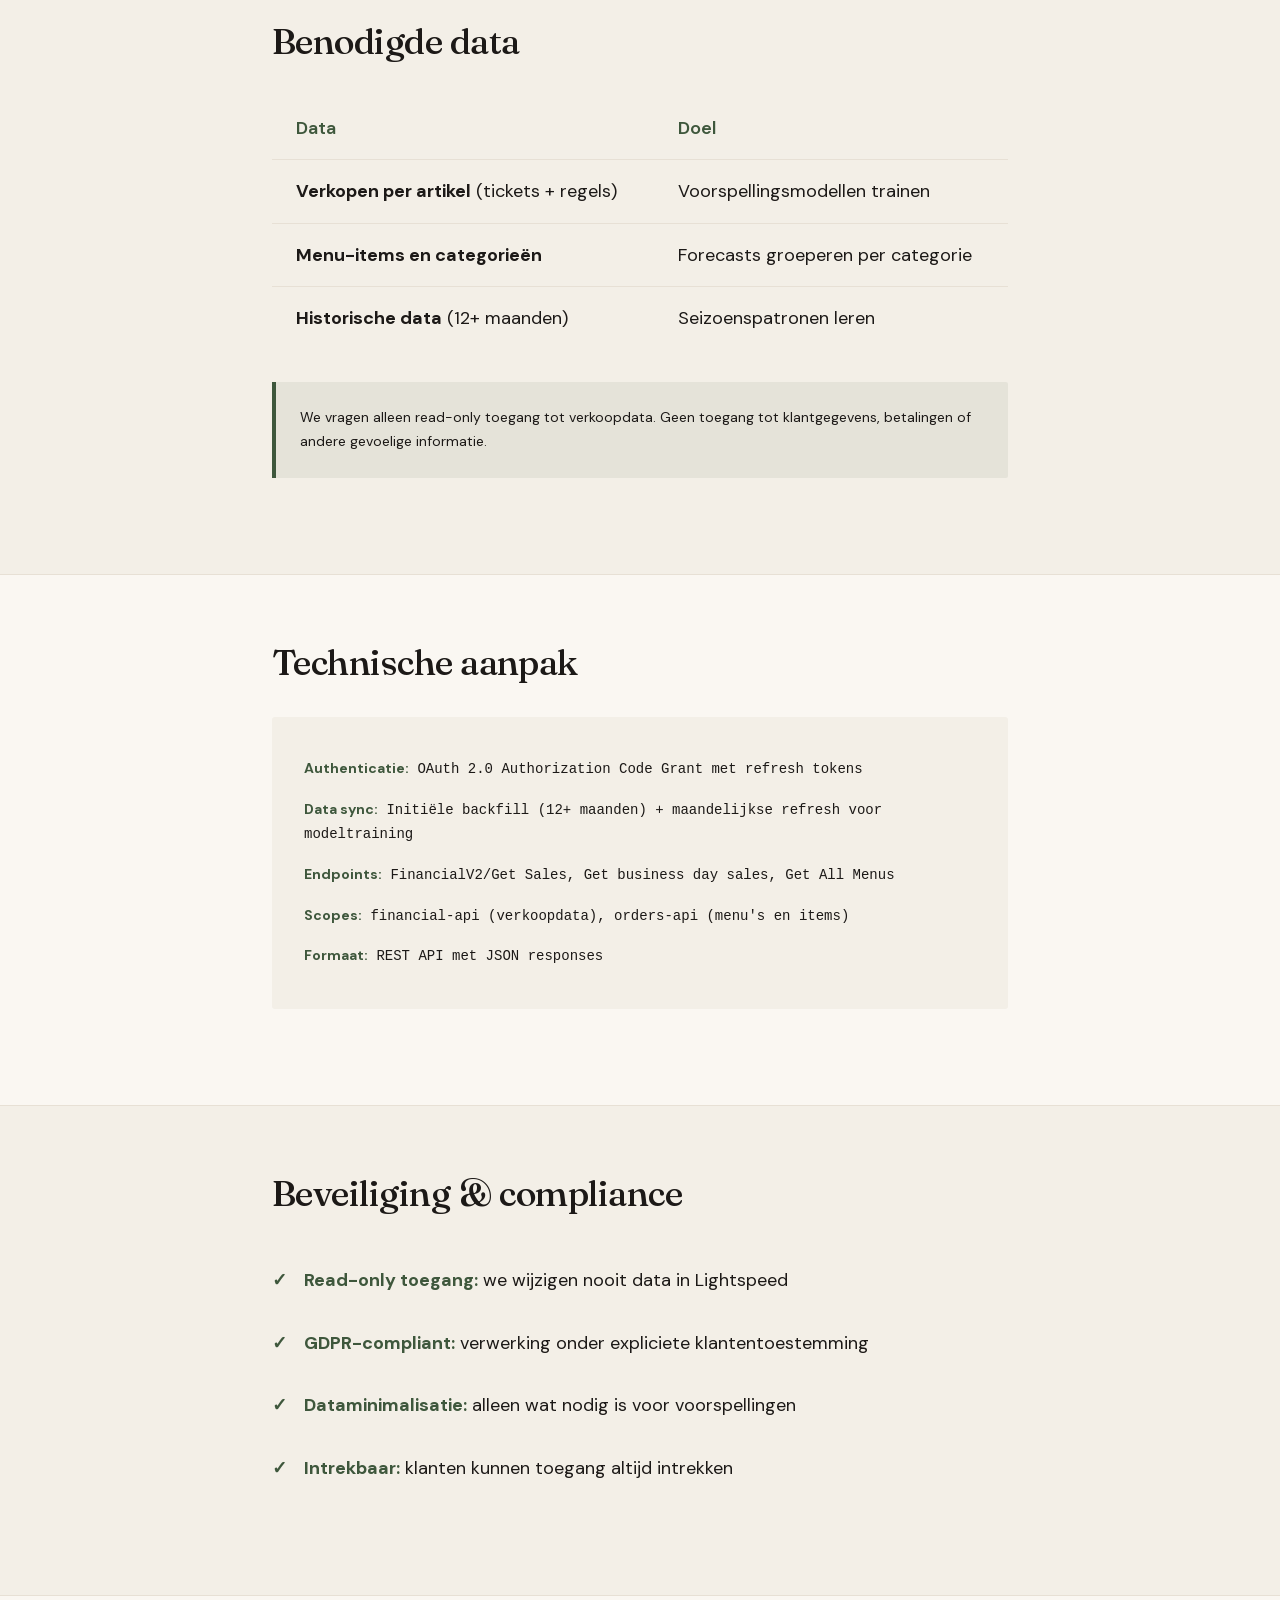
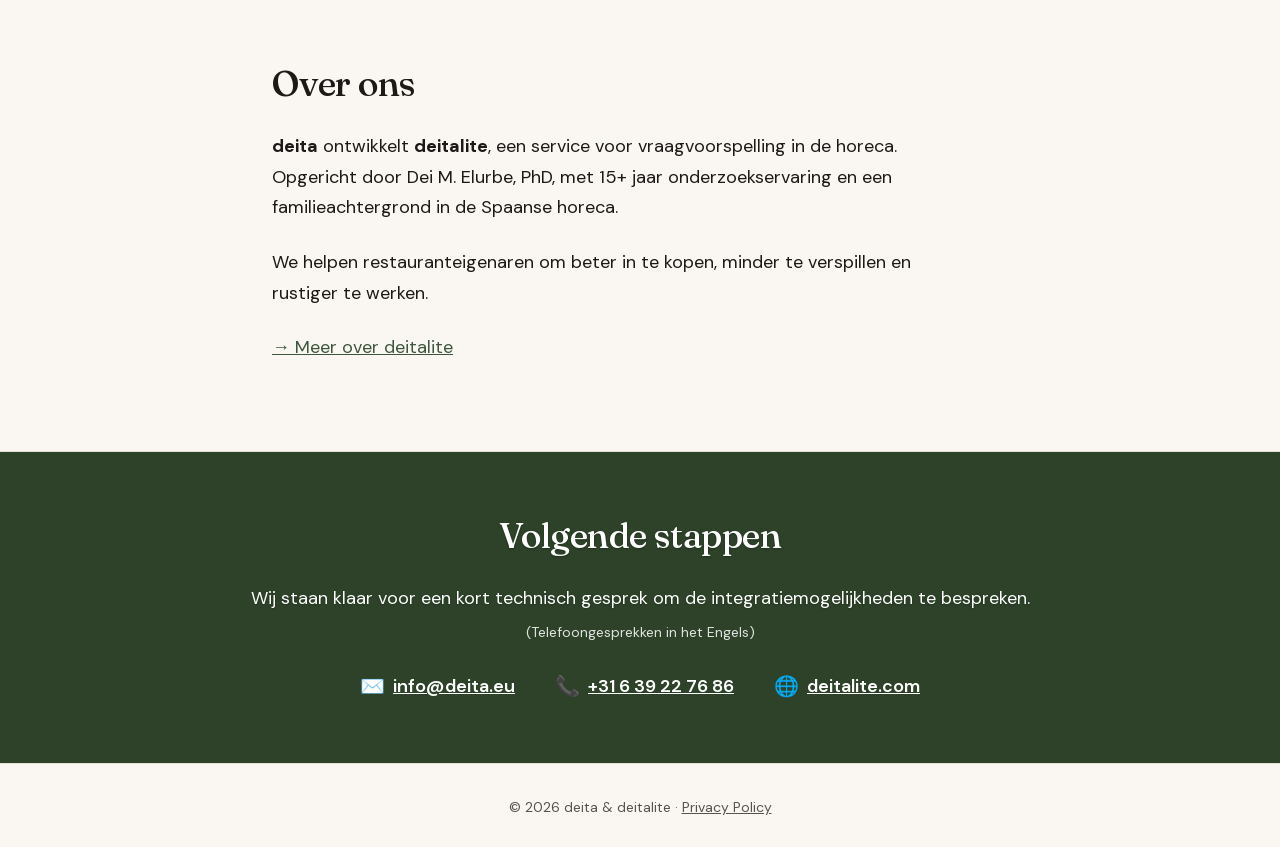
<file: partners/lightspeed/index.html>
<!DOCTYPE html>
<html lang="nl">
<head>
  <meta charset="UTF-8">
  <meta name="viewport" content="width=device-width, initial-scale=1.0">
  <title>deitalite + Lightspeed | Slimme verkoopvoorspellingen</title>
  <meta name="description" content="deitalite wil een officiële integratie bouwen voor Lightspeed Restaurant-klanten. Dagelijkse verkoopvoorspellingen per gerecht, aangepast aan weer en evenementen.">

  <!-- Open Graph -->
  <meta property="og:title" content="deitalite + Lightspeed | Slimme verkoopvoorspellingen">
  <meta property="og:description" content="Dagelijkse verkoopvoorspellingen voor Lightspeed Restaurant-klanten. Read-only integratie via OAuth 2.0.">
  <meta property="og:url" content="https://deitalite.com/partners/lightspeed">
  <meta property="og:type" content="website">

  <!-- Canonical URL -->
  <link rel="canonical" href="https://deitalite.com/partners/lightspeed">

  <!-- Favicon -->
  <link rel="icon" href="../../assets/images/favicon.ico">

  <!-- Styles -->
  <link rel="stylesheet" href="../../css/main.css">

  <style>
    /* Partner page specific styles */
    .partner-hero {
      background: linear-gradient(135deg, var(--color-white) 0%, var(--color-off-white) 100%);
      padding: var(--spacing-3xl) 0;
      text-align: center;
    }

    .partner-logos {
      display: flex;
      align-items: center;
      justify-content: center;
      gap: var(--spacing-lg);
      margin-bottom: var(--spacing-xl);
      flex-wrap: wrap;
    }

    .partner-logo {
      display: flex;
      align-items: center;
    }

    .partner-logo.deitalite {
      font-size: 32px;
      font-weight: 700;
      color: var(--color-brand-green);
    }

    .partner-logo.lightspeed img {
      height: 36px;
      width: auto;
    }

    .partner-plus {
      font-size: 36px;
      color: var(--color-gray-medium);
      font-weight: 300;
    }

    .partner-hero h1 {
      max-width: 700px;
      margin: 0 auto var(--spacing-md);
    }

    .partner-hero .hero-subheadline {
      max-width: 600px;
      margin: 0 auto;
    }

    /* Partner sections */
    .partner-section {
      padding: var(--spacing-2xl) 0;
    }

    .partner-section:nth-child(even) {
      background-color: var(--color-off-white);
    }

    .partner-section h2 {
      text-align: left;
      margin-bottom: var(--spacing-md);
    }

    .partner-section p {
      margin-bottom: var(--spacing-md);
    }

    /* Flow diagram */
    .flow-diagram {
      background: var(--color-white);
      border: 1px solid var(--color-gray-light);
      border-radius: var(--radius-md);
      padding: var(--spacing-lg);
      margin: var(--spacing-lg) 0;
      text-align: center;
    }

    .flow-step {
      display: inline-flex;
      align-items: center;
      gap: var(--spacing-sm);
      padding: var(--spacing-sm) var(--spacing-md);
      background: var(--color-off-white);
      border-radius: var(--radius-sm);
      font-weight: 500;
      margin: var(--spacing-xs);
    }

    .flow-arrow {
      font-size: 24px;
      color: var(--color-gray-medium);
      display: block;
      margin: var(--spacing-sm) 0;
    }

    /* Data table */
    .data-table {
      width: 100%;
      border-collapse: collapse;
      margin: var(--spacing-lg) 0;
    }

    .data-table th,
    .data-table td {
      padding: var(--spacing-sm) var(--spacing-md);
      text-align: left;
      border-bottom: 1px solid var(--color-gray-light);
    }

    .data-table th {
      background: var(--color-off-white);
      font-weight: 600;
      color: var(--color-brand-green);
    }

    .data-table tr:last-child td {
      border-bottom: none;
    }

    /* Security list */
    .security-list {
      list-style: none;
      padding: 0;
      margin: var(--spacing-lg) 0;
    }

    .security-list li {
      padding: var(--spacing-sm) 0;
      padding-left: var(--spacing-lg);
      position: relative;
    }

    .security-list li::before {
      content: "✓";
      position: absolute;
      left: 0;
      color: var(--color-success);
      font-weight: 700;
    }

    .security-list strong {
      color: var(--color-brand-green);
    }

    /* Tech specs */
    .tech-specs {
      background: var(--color-off-white);
      border-radius: var(--radius-md);
      padding: var(--spacing-lg);
      margin: var(--spacing-lg) 0;
    }

    .tech-specs ul {
      list-style: none;
      padding: 0;
      margin: 0;
    }

    .tech-specs li {
      padding: var(--spacing-xs) 0;
      font-family: 'Monaco', 'Menlo', monospace;
      font-size: var(--font-size-small);
    }

    .tech-specs li strong {
      color: var(--color-brand-green);
      font-family: var(--font-family);
    }

    /* Note box */
    .note-box {
      background: rgba(62, 87, 60, 0.08);
      border-left: 4px solid var(--color-brand-green);
      padding: var(--spacing-md);
      border-radius: 0 var(--radius-sm) var(--radius-sm) 0;
      margin: var(--spacing-lg) 0;
    }

    .note-box p {
      margin: 0;
      font-size: var(--font-size-small);
      color: var(--color-dark-text);
    }

    /* About section */
    .about-text {
      max-width: 700px;
    }

    .about-link {
      color: var(--color-brand-green);
      text-decoration: underline;
    }

    /* Contact section */
    .contact-section {
      background-color: var(--color-brand-green);
      color: #ffffff !important;
      text-align: center;
      padding: var(--spacing-2xl) 0;
    }

    .contact-section h2 {
      color: #ffffff !important;
      text-align: center;
    }

    .contact-section p {
      color: #ffffff !important;
    }

    .contact-details {
      display: flex;
      justify-content: center;
      gap: var(--spacing-xl);
      flex-wrap: wrap;
      margin-top: var(--spacing-lg);
    }

    .contact-item {
      display: flex;
      align-items: center;
      gap: var(--spacing-sm);
      color: #ffffff !important;
      font-size: var(--font-size-body);
      font-weight: 500;
    }

    .contact-item a {
      color: #ffffff !important;
      text-decoration: underline;
      font-weight: 600;
    }

    .contact-icon {
      font-size: 20px;
    }

    /* Simple header for partner pages */
    .partner-header {
      background-color: var(--color-white);
      border-bottom: 1px solid var(--color-gray-light);
      padding: var(--spacing-sm) 0;
    }

    .partner-header .container {
      display: flex;
      justify-content: space-between;
      align-items: center;
    }

    .partner-header .logo {
      font-size: 24px;
      font-weight: 600;
      color: var(--color-dark-text);
      text-decoration: none;
    }

    /* Footer simplified */
    .partner-footer {
      background-color: transparent;
      border-top: 1px solid var(--color-hairline);
      color: var(--color-gray-medium);
      padding: var(--spacing-lg) 0;
      text-align: center;
    }

    .partner-footer p {
      margin: 0;
      font-size: var(--font-size-small);
      color: var(--color-gray-medium);
    }

    .partner-footer a {
      color: var(--color-gray-medium);
      text-decoration: underline;
      transition: color var(--transition-fast);
    }

    .partner-footer a:hover {
      color: var(--color-brand-green);
    }

    /* Mobile responsive */
    @media (max-width: 768px) {
      .partner-logos {
        flex-direction: column;
        gap: var(--spacing-sm);
      }

      .partner-plus {
        transform: rotate(90deg);
      }

      .contact-details {
        flex-direction: column;
        gap: var(--spacing-md);
      }

      .data-table {
        font-size: var(--font-size-small);
      }

      .data-table th,
      .data-table td {
        padding: var(--spacing-xs) var(--spacing-sm);
      }
    }
  </style>

</head>
<body>

  <!-- Simple Header -->
  <header class="partner-header">
    <div class="container">
      <a href="https://deitalite.com" class="logo">deitalite</a>
    </div>
  </header>

  <!-- Hero Section -->
  <section class="partner-hero">
    <div class="container">
      <div class="partner-logos">
        <span class="partner-logo deitalite">deitalite</span>
        <span class="partner-plus">+</span>
        <span class="partner-logo lightspeed">
          <img src="lightspeed-logo.svg" alt="Lightspeed" />
        </span>
      </div>
      <h1>Slimme verkoopvoorspellingen voor Lightspeed Restaurant-klanten</h1>
      <p class="hero-subheadline">Wij helpen horecaondernemers zich beter voor te bereiden op drukke en rustige dagen, op basis van hun eigen verkoopdata, het weer en aankomende evenementen.</p>
    </div>
  </section>

  <!-- Section 1: What we want to build -->
  <section class="partner-section">
    <div class="container-narrow" style="text-align: left;">
      <h2>Wat we willen bouwen met Lightspeed</h2>
      <p>Een officiële integratie waarmee Lightspeed Restaurant-klanten met één klik hun verkoopdata kunnen delen. Geen exports, geen handmatig werk. Alleen een simpele OAuth-autorisatie.</p>
      <p>Na autorisatie ontvangen ze elke ochtend een verkoopvoorspelling per gerecht, aangepast aan het weer en lokale evenementen.</p>

      <div class="flow-diagram">
        <div class="flow-step">Lightspeed Restaurant</div>
        <div class="flow-arrow">↓</div>
        <div style="font-size: var(--font-size-small); color: var(--color-gray-medium); margin-bottom: var(--spacing-sm);">OAuth 2.0 (read-only)</div>
        <div class="flow-step">deitalite</div>
        <div class="flow-arrow">↓</div>
        <div class="flow-step">Dagelijkse forecast email</div>
      </div>
    </div>
  </section>

  <!-- Section 2: Data needed -->
  <section class="partner-section">
    <div class="container-narrow" style="text-align: left;">
      <h2>Benodigde data</h2>

      <table class="data-table">
        <thead>
          <tr>
            <th>Data</th>
            <th>Doel</th>
          </tr>
        </thead>
        <tbody>
          <tr>
            <td><strong>Verkopen per artikel</strong> (tickets + regels)</td>
            <td>Voorspellingsmodellen trainen</td>
          </tr>
          <tr>
            <td><strong>Menu-items en categorieën</strong></td>
            <td>Forecasts groeperen per categorie</td>
          </tr>
          <tr>
            <td><strong>Historische data</strong> (12+ maanden)</td>
            <td>Seizoenspatronen leren</td>
          </tr>
        </tbody>
      </table>

      <div class="note-box">
        <p>We vragen alleen read-only toegang tot verkoopdata. Geen toegang tot klantgegevens, betalingen of andere gevoelige informatie.</p>
      </div>
    </div>
  </section>

  <!-- Section 3: Technical specs -->
  <section class="partner-section">
    <div class="container-narrow" style="text-align: left;">
      <h2>Technische aanpak</h2>

      <div class="tech-specs">
        <ul>
          <li><strong>Authenticatie:</strong> OAuth 2.0 Authorization Code Grant met refresh tokens</li>
          <li><strong>Data sync:</strong> Initiële backfill (12+ maanden) + maandelijkse refresh voor modeltraining</li>
          <li><strong>Endpoints:</strong> <code>FinancialV2/Get Sales</code>, <code>Get business day sales</code>, <code>Get All Menus</code></li>
          <li><strong>Scopes:</strong> <code>financial-api</code> (verkoopdata), <code>orders-api</code> (menu's en items)</li>
          <li><strong>Formaat:</strong> REST API met JSON responses</li>
        </ul>
      </div>
    </div>
  </section>

  <!-- Section 4: Security -->
  <section class="partner-section">
    <div class="container-narrow" style="text-align: left;">
      <h2>Beveiliging & compliance</h2>

      <ul class="security-list">
        <li><strong>Read-only toegang:</strong> we wijzigen nooit data in Lightspeed</li>
        <li><strong>GDPR-compliant:</strong> verwerking onder expliciete klantentoestemming</li>
        <li><strong>Dataminimalisatie:</strong> alleen wat nodig is voor voorspellingen</li>
        <li><strong>Intrekbaar:</strong> klanten kunnen toegang altijd intrekken</li>
      </ul>
    </div>
  </section>

  <!-- Section 5: About -->
  <section class="partner-section">
    <div class="container-narrow" style="text-align: left;">
      <h2>Over ons</h2>
      <div class="about-text">
        <p><strong>deita</strong> ontwikkelt <strong>deitalite</strong>, een service voor vraagvoorspelling in de horeca. Opgericht door Dei M. Elurbe, PhD, met 15+ jaar onderzoekservaring en een familieachtergrond in de Spaanse horeca.</p>
        <p>We helpen restauranteigenaren om beter in te kopen, minder te verspillen en rustiger te werken.</p>
        <p><a href="https://deitalite.com" class="about-link">→ Meer over deitalite</a></p>
      </div>
    </div>
  </section>

  <!-- Section 6: Contact CTA -->
  <section style="background-color: #2d4229; padding: 60px 0; text-align: center;">
    <div class="container">
      <h2 style="color: white; text-shadow: 0 1px 2px rgba(0,0,0,0.3);">Volgende stappen</h2>
      <p style="color: white; text-shadow: 0 1px 2px rgba(0,0,0,0.2);">Wij staan klaar voor een kort technisch gesprek om de integratiemogelijkheden te bespreken.</p>
      <p style="color: rgba(255,255,255,0.85); font-size: 14px; margin-top: 8px;">(Telefoongesprekken in het Engels)</p>

      <div style="display: flex; justify-content: center; gap: 40px; flex-wrap: wrap; margin-top: 24px;">
        <div style="display: flex; align-items: center; gap: 8px;">
          <span style="font-size: 20px;">✉️</span>
          <a href="mailto:info@deita.eu" style="color: white; text-decoration: underline; font-weight: 600;">info@deita.eu</a>
        </div>
        <div style="display: flex; align-items: center; gap: 8px;">
          <span style="font-size: 20px;">📞</span>
          <a href="tel:+31639227686" style="color: white; text-decoration: underline; font-weight: 600;">+31 6 39 22 76 86</a>
        </div>
        <div style="display: flex; align-items: center; gap: 8px;">
          <span style="font-size: 20px;">🌐</span>
          <a href="https://deitalite.com" style="color: white; text-decoration: underline; font-weight: 600;">deitalite.com</a>
        </div>
      </div>
    </div>
  </section>

  <!-- Simple Footer -->
  <footer class="partner-footer">
    <div class="container">
      <p>&copy; 2026 deita & deitalite · <a href="https://deitalite.com/privacy.html">Privacy Policy</a></p>
    </div>
  </footer>

  <!-- GoatCounter (privacy-friendly analytics) -->
  <script data-goatcounter="https://deitalite.goatcounter.com/count" async src="https://gc.zgo.at/count.js"></script>
</body>
</html>
</file>
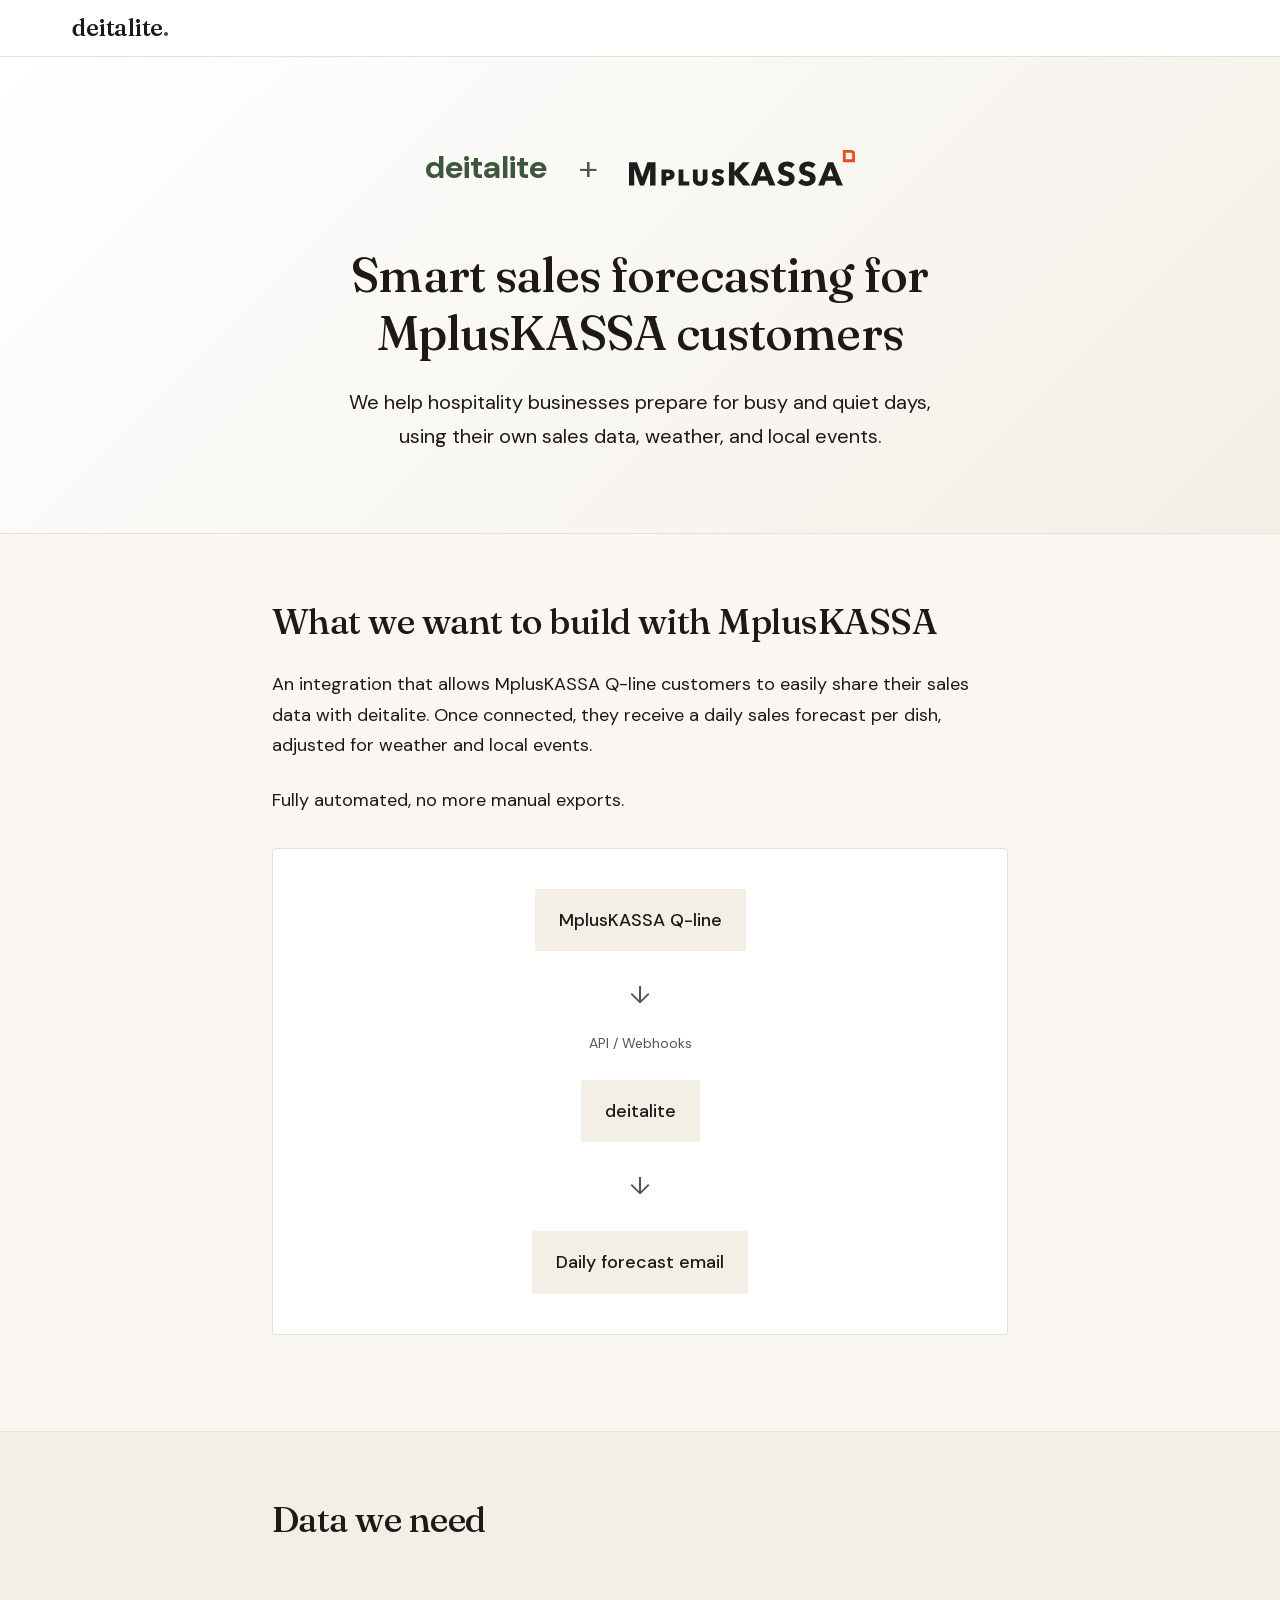
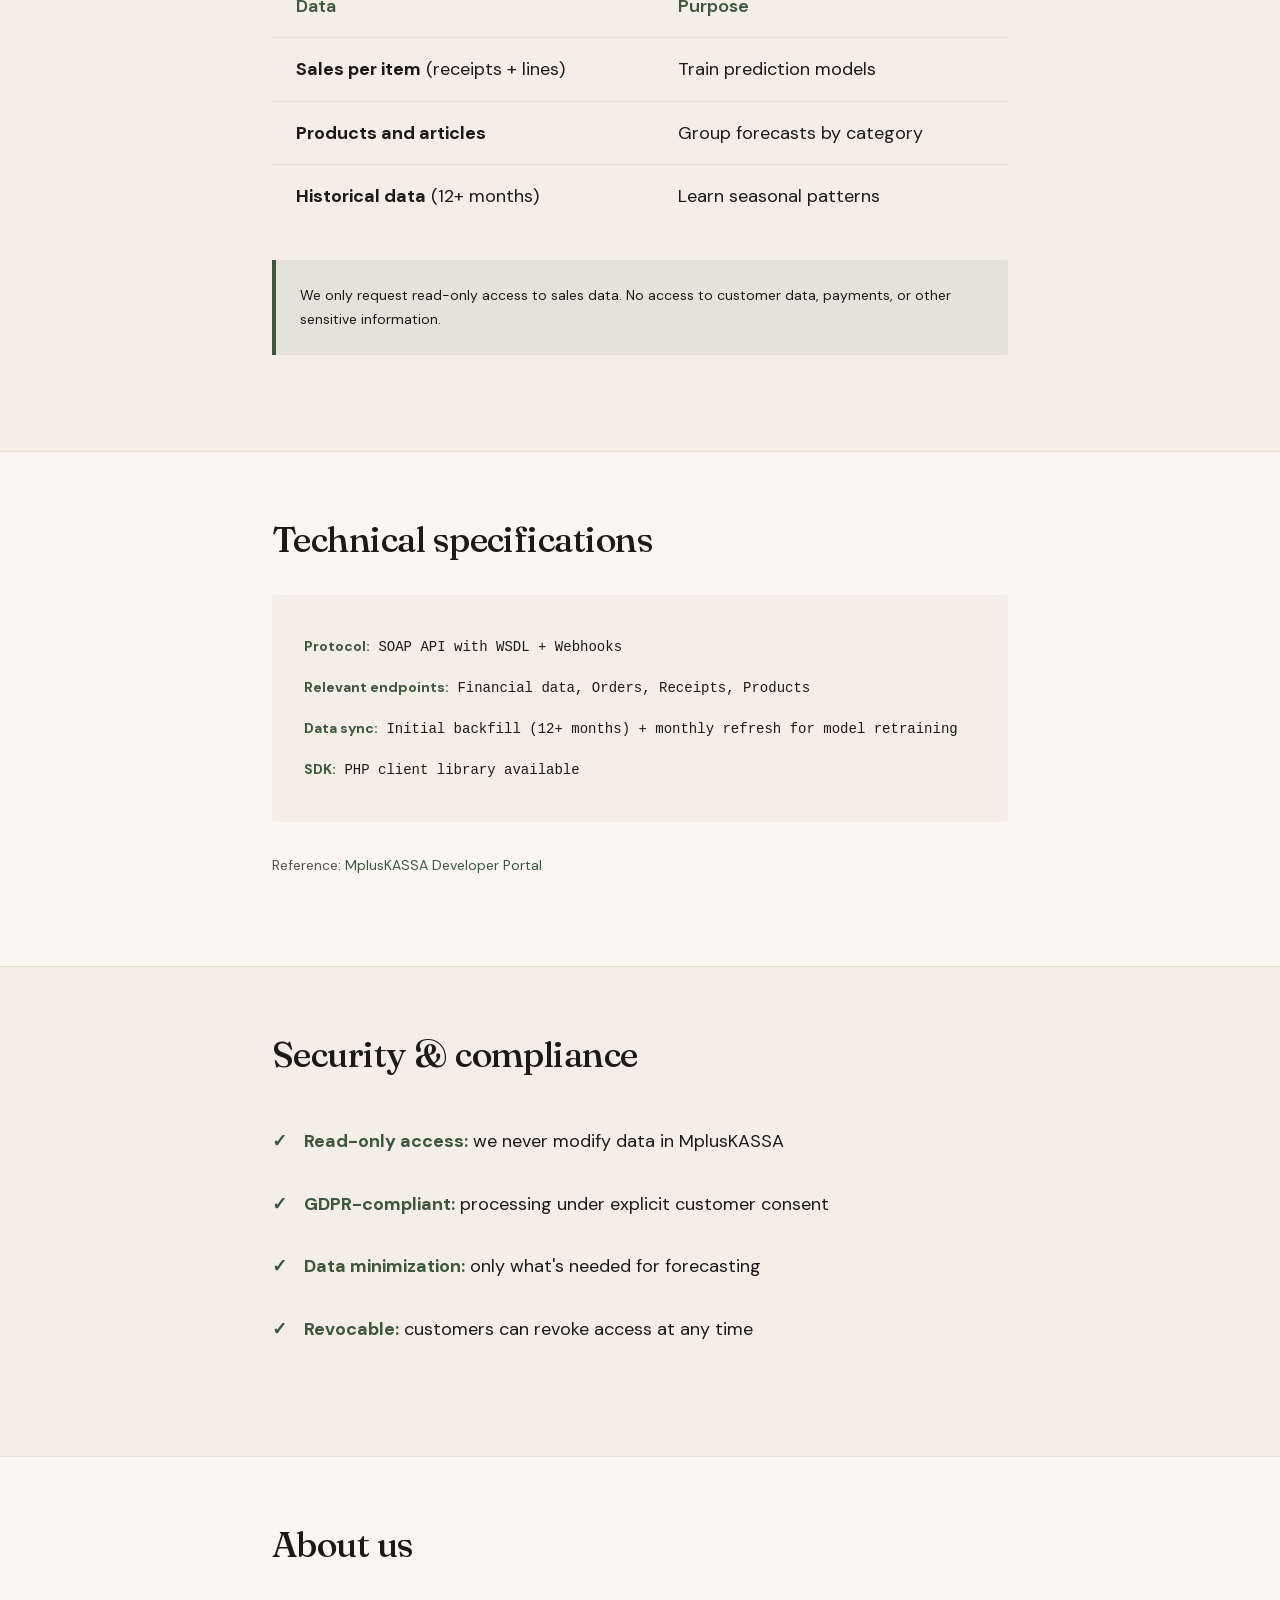
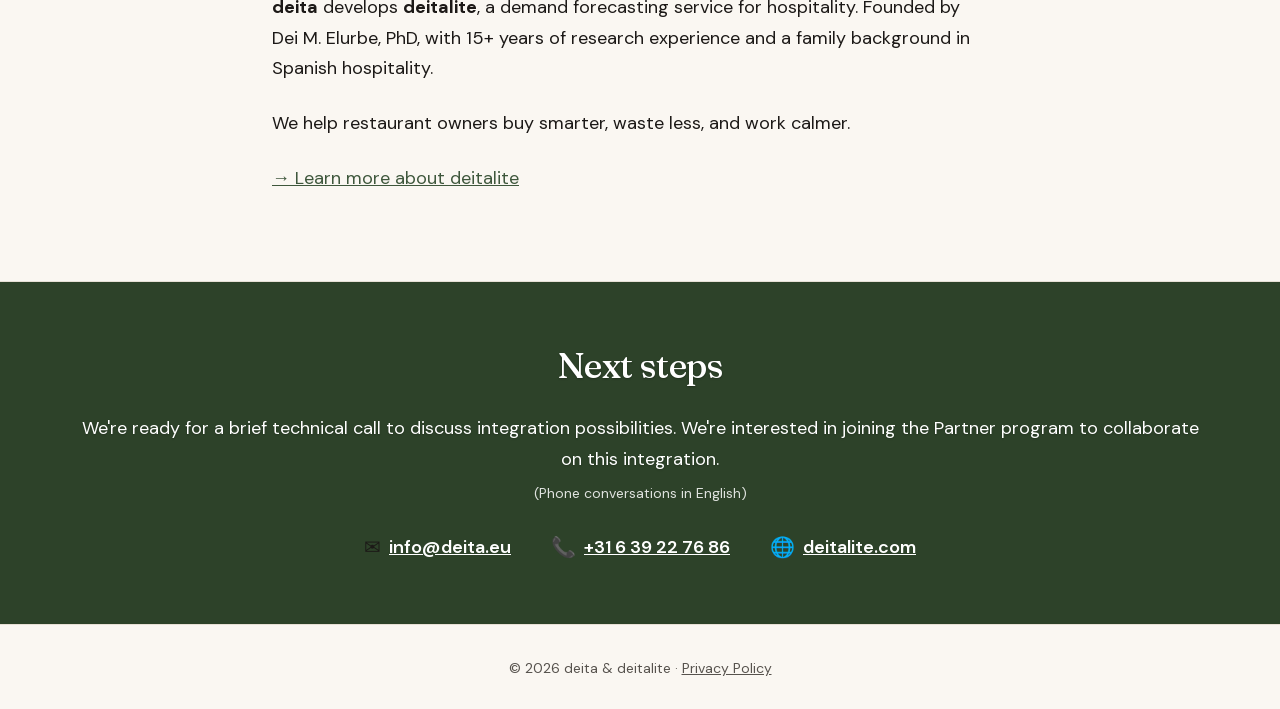
<file: partners/mpluskassa/index.html>
<!DOCTYPE html>
<html lang="en">
<head>
  <meta charset="UTF-8">
  <meta name="viewport" content="width=device-width, initial-scale=1.0">
  <title>deitalite + MplusKASSA | Smart Sales Forecasting</title>
  <meta name="description" content="deitalite wants to build an official integration for MplusKASSA Q-line customers. Daily sales forecasts per dish, adjusted for weather and events.">

  <!-- Open Graph -->
  <meta property="og:title" content="deitalite + MplusKASSA | Smart Sales Forecasting">
  <meta property="og:description" content="Daily sales forecasts for MplusKASSA Q-line customers. Read-only integration via API.">
  <meta property="og:url" content="https://deitalite.com/partners/mpluskassa">
  <meta property="og:type" content="website">

  <!-- Canonical URL -->
  <link rel="canonical" href="https://deitalite.com/partners/mpluskassa">

  <!-- Favicon -->
  <link rel="icon" href="../../assets/images/favicon.ico">

  <!-- Styles -->
  <link rel="stylesheet" href="../../css/main.css">

  <style>
    /* Partner page specific styles */
    .partner-hero {
      background: linear-gradient(135deg, var(--color-white) 0%, var(--color-off-white) 100%);
      padding: var(--spacing-3xl) 0;
      text-align: center;
    }

    .partner-logos {
      display: flex;
      align-items: center;
      justify-content: center;
      gap: var(--spacing-lg);
      margin-bottom: var(--spacing-xl);
      flex-wrap: wrap;
    }

    .partner-logo {
      display: flex;
      align-items: center;
    }

    .partner-logo.deitalite {
      font-size: 32px;
      font-weight: 700;
      color: var(--color-brand-green);
    }

    .partner-logo.mpluskassa img {
      height: 36px;
      width: auto;
    }

    .partner-plus {
      font-size: 36px;
      color: var(--color-gray-medium);
      font-weight: 300;
    }

    .partner-hero h1 {
      max-width: 700px;
      margin: 0 auto var(--spacing-md);
    }

    .partner-hero .hero-subheadline {
      max-width: 600px;
      margin: 0 auto;
    }

    /* Partner sections */
    .partner-section {
      padding: var(--spacing-2xl) 0;
    }

    .partner-section:nth-child(even) {
      background-color: var(--color-off-white);
    }

    .partner-section h2 {
      text-align: left;
      margin-bottom: var(--spacing-md);
    }

    .partner-section p {
      margin-bottom: var(--spacing-md);
    }

    /* Flow diagram */
    .flow-diagram {
      background: var(--color-white);
      border: 1px solid var(--color-gray-light);
      border-radius: var(--radius-md);
      padding: var(--spacing-lg);
      margin: var(--spacing-lg) 0;
      text-align: center;
    }

    .flow-step {
      display: inline-flex;
      align-items: center;
      gap: var(--spacing-sm);
      padding: var(--spacing-sm) var(--spacing-md);
      background: var(--color-off-white);
      border-radius: var(--radius-sm);
      font-weight: 500;
      margin: var(--spacing-xs);
    }

    .flow-arrow {
      font-size: 24px;
      color: var(--color-gray-medium);
      display: block;
      margin: var(--spacing-sm) 0;
    }

    /* Data table */
    .data-table {
      width: 100%;
      border-collapse: collapse;
      margin: var(--spacing-lg) 0;
    }

    .data-table th,
    .data-table td {
      padding: var(--spacing-sm) var(--spacing-md);
      text-align: left;
      border-bottom: 1px solid var(--color-gray-light);
    }

    .data-table th {
      background: var(--color-off-white);
      font-weight: 600;
      color: var(--color-brand-green);
    }

    .data-table tr:last-child td {
      border-bottom: none;
    }

    /* Security list */
    .security-list {
      list-style: none;
      padding: 0;
      margin: var(--spacing-lg) 0;
    }

    .security-list li {
      padding: var(--spacing-sm) 0;
      padding-left: var(--spacing-lg);
      position: relative;
    }

    .security-list li::before {
      content: "\2713";
      position: absolute;
      left: 0;
      color: var(--color-success);
      font-weight: 700;
    }

    .security-list strong {
      color: var(--color-brand-green);
    }

    /* Tech specs */
    .tech-specs {
      background: var(--color-off-white);
      border-radius: var(--radius-md);
      padding: var(--spacing-lg);
      margin: var(--spacing-lg) 0;
    }

    .tech-specs ul {
      list-style: none;
      padding: 0;
      margin: 0;
    }

    .tech-specs li {
      padding: var(--spacing-xs) 0;
      font-family: 'Monaco', 'Menlo', monospace;
      font-size: var(--font-size-small);
    }

    .tech-specs li strong {
      color: var(--color-brand-green);
      font-family: var(--font-family);
    }

    /* Note box */
    .note-box {
      background: rgba(62, 87, 60, 0.08);
      border-left: 4px solid var(--color-brand-green);
      padding: var(--spacing-md);
      border-radius: 0 var(--radius-sm) var(--radius-sm) 0;
      margin: var(--spacing-lg) 0;
    }

    .note-box p {
      margin: 0;
      font-size: var(--font-size-small);
      color: var(--color-dark-text);
    }

    /* About section */
    .about-text {
      max-width: 700px;
    }

    .about-link {
      color: var(--color-brand-green);
      text-decoration: underline;
    }

    /* Simple header for partner pages */
    .partner-header {
      background-color: var(--color-white);
      border-bottom: 1px solid var(--color-gray-light);
      padding: var(--spacing-sm) 0;
    }

    .partner-header .container {
      display: flex;
      justify-content: space-between;
      align-items: center;
    }

    .partner-header .logo {
      font-size: 24px;
      font-weight: 600;
      color: var(--color-dark-text);
      text-decoration: none;
    }

    /* Footer simplified */
    .partner-footer {
      background-color: transparent;
      border-top: 1px solid var(--color-hairline);
      color: var(--color-gray-medium);
      padding: var(--spacing-lg) 0;
      text-align: center;
    }

    .partner-footer p {
      margin: 0;
      font-size: var(--font-size-small);
      color: var(--color-gray-medium);
    }

    .partner-footer a {
      color: var(--color-gray-medium);
      text-decoration: underline;
      transition: color var(--transition-fast);
    }

    .partner-footer a:hover {
      color: var(--color-brand-green);
    }

    /* Mobile responsive */
    @media (max-width: 768px) {
      .partner-logos {
        flex-direction: column;
        gap: var(--spacing-sm);
      }

      .partner-plus {
        transform: rotate(90deg);
      }

      .data-table {
        font-size: var(--font-size-small);
      }

      .data-table th,
      .data-table td {
        padding: var(--spacing-xs) var(--spacing-sm);
      }
    }
  </style>

</head>
<body>

  <!-- Simple Header -->
  <header class="partner-header">
    <div class="container">
      <a href="https://deitalite.com" class="logo">deitalite</a>
    </div>
  </header>

  <!-- Hero Section -->
  <section class="partner-hero">
    <div class="container">
      <div class="partner-logos">
        <span class="partner-logo deitalite">deitalite</span>
        <span class="partner-plus">+</span>
        <span class="partner-logo mpluskassa">
          <img src="mpluskassa-logo.svg" alt="MplusKASSA" />
        </span>
      </div>
      <h1>Smart sales forecasting for MplusKASSA customers</h1>
      <p class="hero-subheadline">We help hospitality businesses prepare for busy and quiet days, using their own sales data, weather, and local events.</p>
    </div>
  </section>

  <!-- Section 1: What we want to build -->
  <section class="partner-section">
    <div class="container-narrow" style="text-align: left;">
      <h2>What we want to build with MplusKASSA</h2>
      <p>An integration that allows MplusKASSA Q-line customers to easily share their sales data with deitalite. Once connected, they receive a daily sales forecast per dish, adjusted for weather and local events.</p>
      <p>Fully automated, no more manual exports.</p>

      <div class="flow-diagram">
        <div class="flow-step">MplusKASSA Q-line</div>
        <div class="flow-arrow">&darr;</div>
        <div style="font-size: var(--font-size-small); color: var(--color-gray-medium); margin-bottom: var(--spacing-sm);">API / Webhooks</div>
        <div class="flow-step">deitalite</div>
        <div class="flow-arrow">&darr;</div>
        <div class="flow-step">Daily forecast email</div>
      </div>
    </div>
  </section>

  <!-- Section 2: Data needed -->
  <section class="partner-section">
    <div class="container-narrow" style="text-align: left;">
      <h2>Data we need</h2>

      <table class="data-table">
        <thead>
          <tr>
            <th>Data</th>
            <th>Purpose</th>
          </tr>
        </thead>
        <tbody>
          <tr>
            <td><strong>Sales per item</strong> (receipts + lines)</td>
            <td>Train prediction models</td>
          </tr>
          <tr>
            <td><strong>Products and articles</strong></td>
            <td>Group forecasts by category</td>
          </tr>
          <tr>
            <td><strong>Historical data</strong> (12+ months)</td>
            <td>Learn seasonal patterns</td>
          </tr>
        </tbody>
      </table>

      <div class="note-box">
        <p>We only request read-only access to sales data. No access to customer data, payments, or other sensitive information.</p>
      </div>
    </div>
  </section>

  <!-- Section 3: Technical specs -->
  <section class="partner-section">
    <div class="container-narrow" style="text-align: left;">
      <h2>Technical specifications</h2>

      <div class="tech-specs">
        <ul>
          <li><strong>Protocol:</strong> SOAP API with WSDL + Webhooks</li>
          <li><strong>Relevant endpoints:</strong> Financial data, Orders, Receipts, Products</li>
          <li><strong>Data sync:</strong> Initial backfill (12+ months) + monthly refresh for model retraining</li>
          <li><strong>SDK:</strong> PHP client library available</li>
        </ul>
      </div>

      <p style="font-size: var(--font-size-small); color: var(--color-gray-medium);">
        Reference: <a href="https://developers.mpluskassa.nl/" target="_blank" rel="noopener noreferrer" style="color: var(--color-brand-green);">MplusKASSA Developer Portal</a>
      </p>
    </div>
  </section>

  <!-- Section 4: Security -->
  <section class="partner-section">
    <div class="container-narrow" style="text-align: left;">
      <h2>Security & compliance</h2>

      <ul class="security-list">
        <li><strong>Read-only access:</strong> we never modify data in MplusKASSA</li>
        <li><strong>GDPR-compliant:</strong> processing under explicit customer consent</li>
        <li><strong>Data minimization:</strong> only what's needed for forecasting</li>
        <li><strong>Revocable:</strong> customers can revoke access at any time</li>
      </ul>
    </div>
  </section>

  <!-- Section 5: About -->
  <section class="partner-section">
    <div class="container-narrow" style="text-align: left;">
      <h2>About us</h2>
      <div class="about-text">
        <p><strong>deita</strong> develops <strong>deitalite</strong>, a demand forecasting service for hospitality. Founded by Dei M. Elurbe, PhD, with 15+ years of research experience and a family background in Spanish hospitality.</p>
        <p>We help restaurant owners buy smarter, waste less, and work calmer.</p>
        <p><a href="https://deitalite.com" class="about-link">&rarr; Learn more about deitalite</a></p>
      </div>
    </div>
  </section>

  <!-- Section 6: Contact CTA -->
  <section style="background-color: #2d4229; padding: 60px 0; text-align: center;">
    <div class="container">
      <h2 style="color: white; text-shadow: 0 1px 2px rgba(0,0,0,0.3);">Next steps</h2>
      <p style="color: white; text-shadow: 0 1px 2px rgba(0,0,0,0.2);">We're ready for a brief technical call to discuss integration possibilities. We're interested in joining the Partner program to collaborate on this integration.</p>
      <p style="color: rgba(255,255,255,0.85); font-size: 14px; margin-top: 8px;">(Phone conversations in English)</p>

      <div style="display: flex; justify-content: center; gap: 40px; flex-wrap: wrap; margin-top: 24px;">
        <div style="display: flex; align-items: center; gap: 8px;">
          <span style="font-size: 20px;">&#9993;</span>
          <a href="mailto:info@deita.eu" style="color: white; text-decoration: underline; font-weight: 600;">info@deita.eu</a>
        </div>
        <div style="display: flex; align-items: center; gap: 8px;">
          <span style="font-size: 20px;">&#128222;</span>
          <a href="tel:+31639227686" style="color: white; text-decoration: underline; font-weight: 600;">+31 6 39 22 76 86</a>
        </div>
        <div style="display: flex; align-items: center; gap: 8px;">
          <span style="font-size: 20px;">&#127760;</span>
          <a href="https://deitalite.com" style="color: white; text-decoration: underline; font-weight: 600;">deitalite.com</a>
        </div>
      </div>
    </div>
  </section>

  <!-- Simple Footer -->
  <footer class="partner-footer">
    <div class="container">
      <p>&copy; 2026 deita & deitalite &middot; <a href="https://deitalite.com/privacy.html">Privacy Policy</a></p>
    </div>
  </footer>

  <!-- GoatCounter (privacy-friendly analytics) -->
  <script data-goatcounter="https://deitalite.goatcounter.com/count" async src="https://gc.zgo.at/count.js"></script>
</body>
</html>
</file>
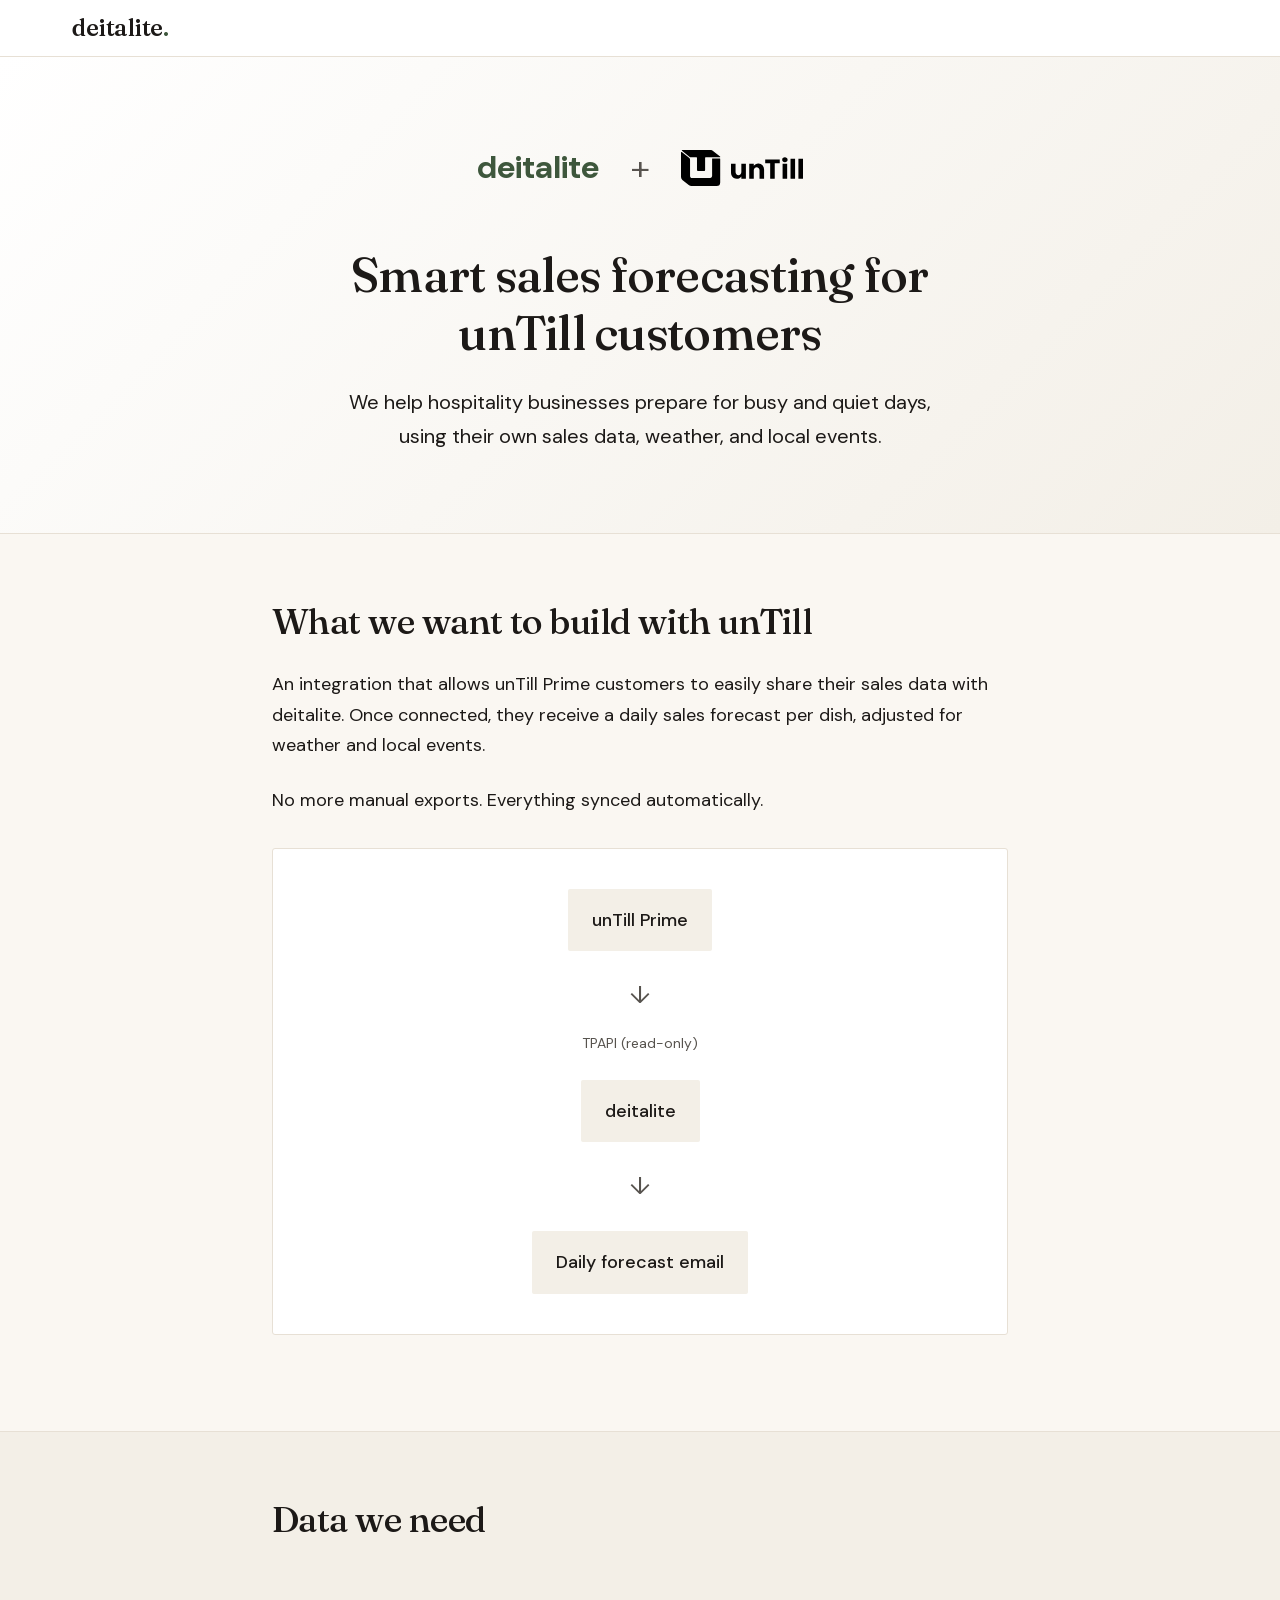
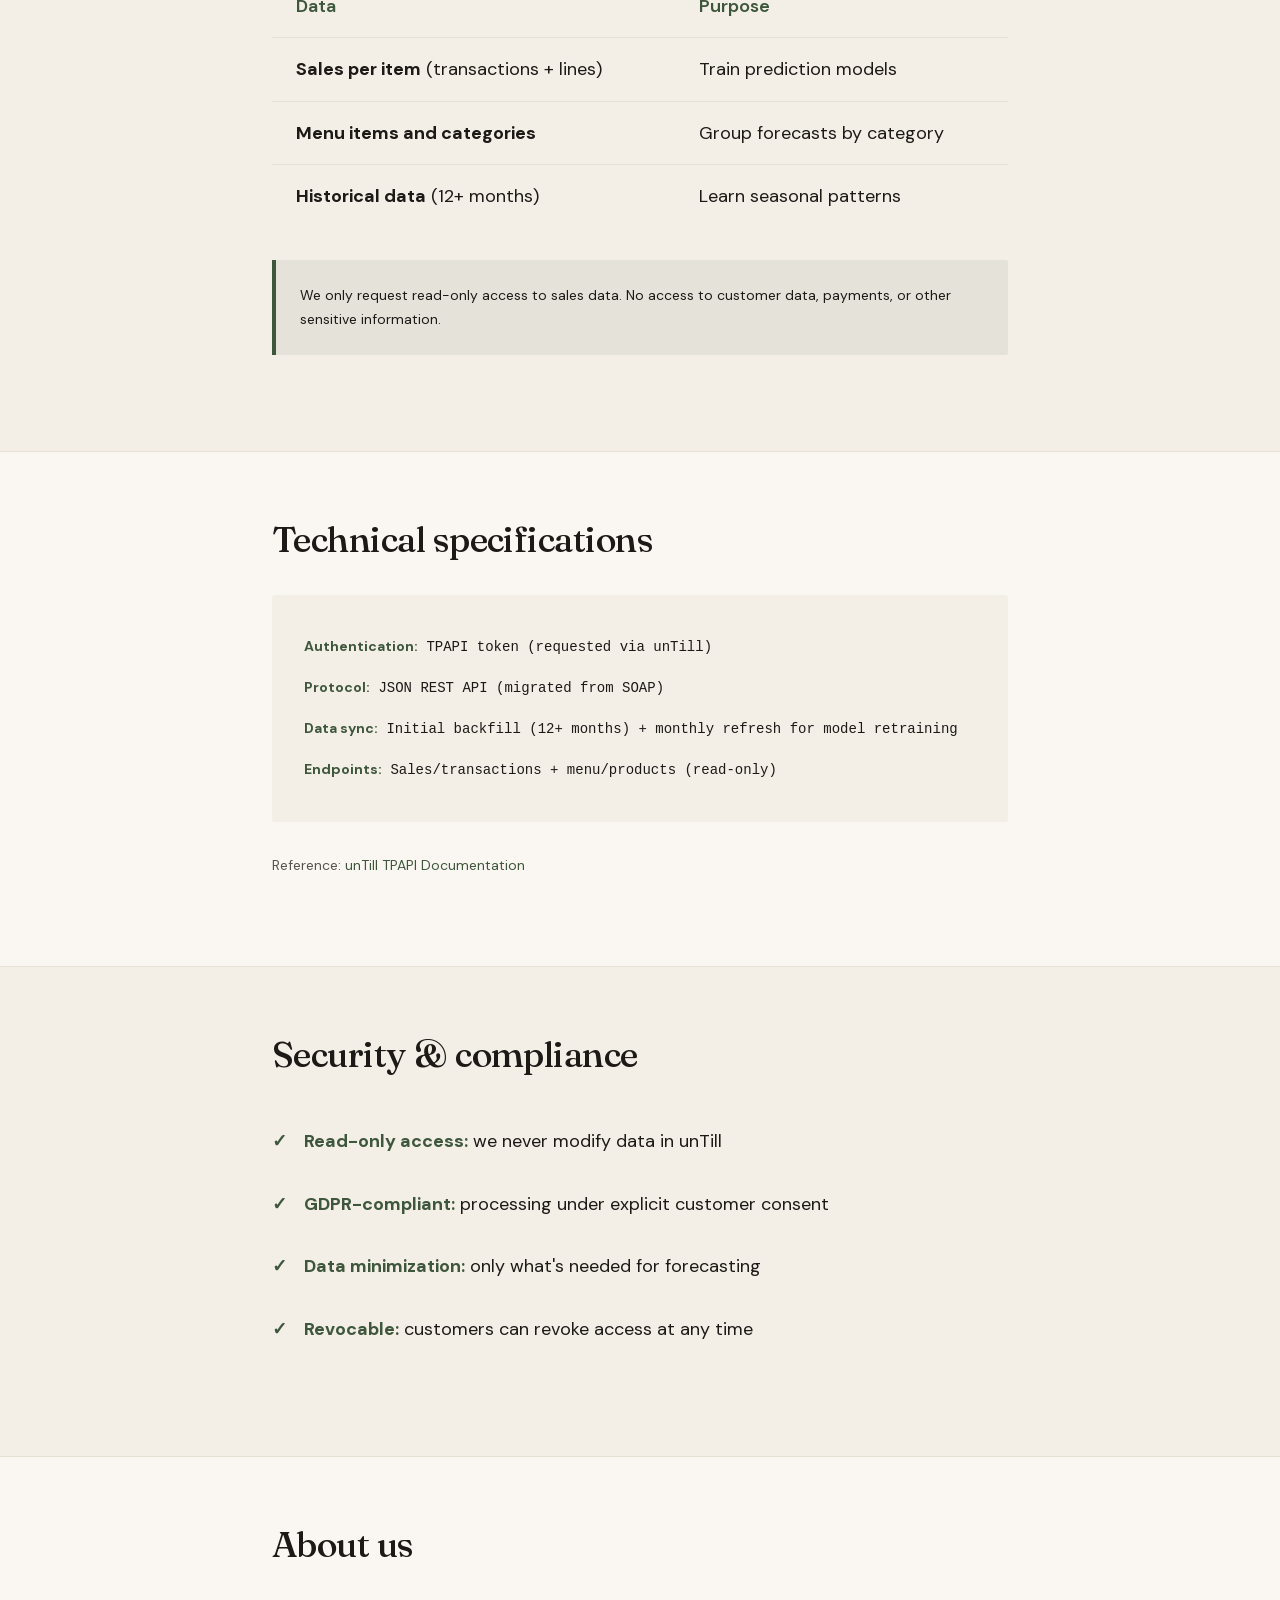
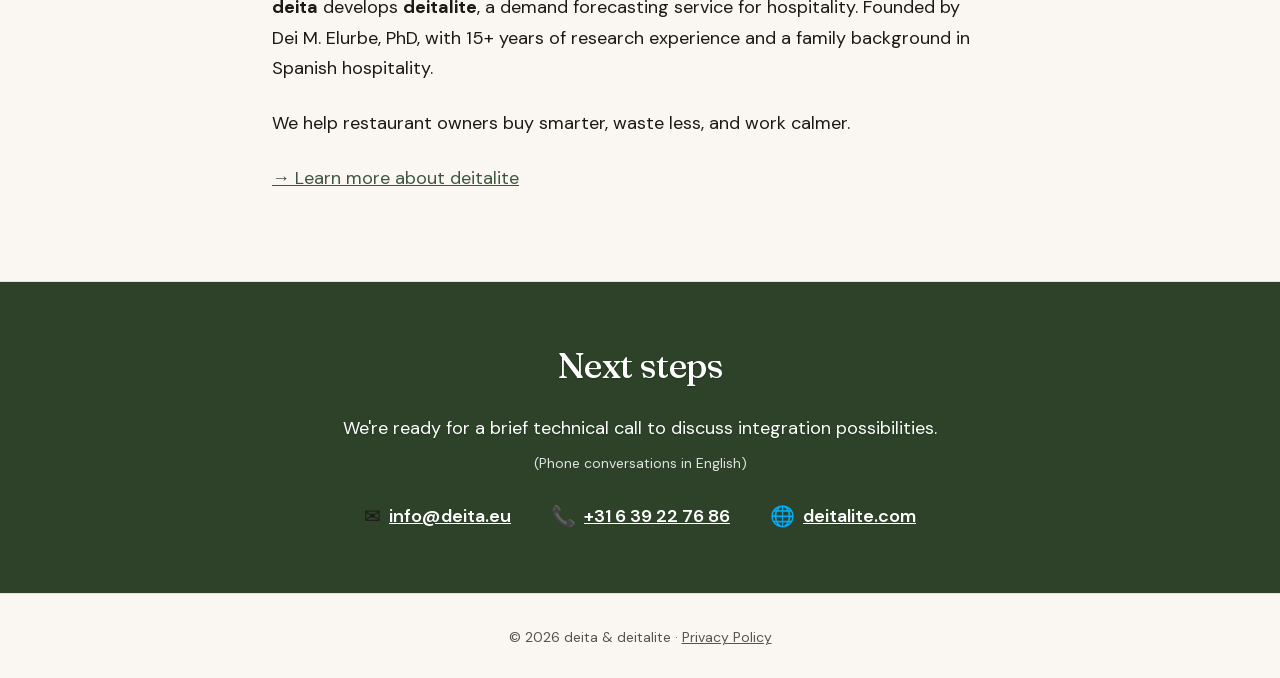
<file: partners/untill/index.html>
<!DOCTYPE html>
<html lang="en">
<head>
  <meta charset="UTF-8">
  <meta name="viewport" content="width=device-width, initial-scale=1.0">
  <title>deitalite + unTill | Smart Sales Forecasting</title>
  <meta name="description" content="deitalite wants to build an official integration for unTill Prime customers. Daily sales forecasts per dish, adjusted for weather and events.">

  <!-- Open Graph -->
  <meta property="og:title" content="deitalite + unTill | Smart Sales Forecasting">
  <meta property="og:description" content="Daily sales forecasts for unTill Prime customers. Read-only integration via TPAPI.">
  <meta property="og:url" content="https://deitalite.com/partners/untill">
  <meta property="og:type" content="website">

  <!-- Canonical URL -->
  <link rel="canonical" href="https://deitalite.com/partners/untill">

  <!-- Favicon -->
  <link rel="icon" href="../../assets/images/favicon.ico">

  <!-- Styles -->
  <link rel="stylesheet" href="../../css/main.css">

  <style>
    /* Partner page specific styles */
    .partner-hero {
      background: linear-gradient(135deg, var(--color-white) 0%, var(--color-off-white) 100%);
      padding: var(--spacing-3xl) 0;
      text-align: center;
    }

    .partner-logos {
      display: flex;
      align-items: center;
      justify-content: center;
      gap: var(--spacing-lg);
      margin-bottom: var(--spacing-xl);
      flex-wrap: wrap;
    }

    .partner-logo {
      display: flex;
      align-items: center;
    }

    .partner-logo.deitalite {
      font-size: 32px;
      font-weight: 700;
      color: var(--color-brand-green);
    }

    .partner-logo.untill img {
      height: 36px;
      width: auto;
    }

    .partner-plus {
      font-size: 36px;
      color: var(--color-gray-medium);
      font-weight: 300;
    }

    .partner-hero h1 {
      max-width: 700px;
      margin: 0 auto var(--spacing-md);
    }

    .partner-hero .hero-subheadline {
      max-width: 600px;
      margin: 0 auto;
    }

    /* Partner sections */
    .partner-section {
      padding: var(--spacing-2xl) 0;
    }

    .partner-section:nth-child(even) {
      background-color: var(--color-off-white);
    }

    .partner-section h2 {
      text-align: left;
      margin-bottom: var(--spacing-md);
    }

    .partner-section p {
      margin-bottom: var(--spacing-md);
    }

    /* Flow diagram */
    .flow-diagram {
      background: var(--color-white);
      border: 1px solid var(--color-gray-light);
      border-radius: var(--radius-md);
      padding: var(--spacing-lg);
      margin: var(--spacing-lg) 0;
      text-align: center;
    }

    .flow-step {
      display: inline-flex;
      align-items: center;
      gap: var(--spacing-sm);
      padding: var(--spacing-sm) var(--spacing-md);
      background: var(--color-off-white);
      border-radius: var(--radius-sm);
      font-weight: 500;
      margin: var(--spacing-xs);
    }

    .flow-arrow {
      font-size: 24px;
      color: var(--color-gray-medium);
      display: block;
      margin: var(--spacing-sm) 0;
    }

    /* Data table */
    .data-table {
      width: 100%;
      border-collapse: collapse;
      margin: var(--spacing-lg) 0;
    }

    .data-table th,
    .data-table td {
      padding: var(--spacing-sm) var(--spacing-md);
      text-align: left;
      border-bottom: 1px solid var(--color-gray-light);
    }

    .data-table th {
      background: var(--color-off-white);
      font-weight: 600;
      color: var(--color-brand-green);
    }

    .data-table tr:last-child td {
      border-bottom: none;
    }

    /* Security list */
    .security-list {
      list-style: none;
      padding: 0;
      margin: var(--spacing-lg) 0;
    }

    .security-list li {
      padding: var(--spacing-sm) 0;
      padding-left: var(--spacing-lg);
      position: relative;
    }

    .security-list li::before {
      content: "\2713";
      position: absolute;
      left: 0;
      color: var(--color-success);
      font-weight: 700;
    }

    .security-list strong {
      color: var(--color-brand-green);
    }

    /* Tech specs */
    .tech-specs {
      background: var(--color-off-white);
      border-radius: var(--radius-md);
      padding: var(--spacing-lg);
      margin: var(--spacing-lg) 0;
    }

    .tech-specs ul {
      list-style: none;
      padding: 0;
      margin: 0;
    }

    .tech-specs li {
      padding: var(--spacing-xs) 0;
      font-family: 'Monaco', 'Menlo', monospace;
      font-size: var(--font-size-small);
    }

    .tech-specs li strong {
      color: var(--color-brand-green);
      font-family: var(--font-family);
    }

    /* Note box */
    .note-box {
      background: rgba(62, 87, 60, 0.08);
      border-left: 4px solid var(--color-brand-green);
      padding: var(--spacing-md);
      border-radius: 0 var(--radius-sm) var(--radius-sm) 0;
      margin: var(--spacing-lg) 0;
    }

    .note-box p {
      margin: 0;
      font-size: var(--font-size-small);
      color: var(--color-dark-text);
    }

    /* About section */
    .about-text {
      max-width: 700px;
    }

    .about-link {
      color: var(--color-brand-green);
      text-decoration: underline;
    }

    /* Simple header for partner pages */
    .partner-header {
      background-color: var(--color-white);
      border-bottom: 1px solid var(--color-gray-light);
      padding: var(--spacing-sm) 0;
    }

    .partner-header .container {
      display: flex;
      justify-content: space-between;
      align-items: center;
    }

    .partner-header .logo {
      font-size: 24px;
      font-weight: 600;
      color: var(--color-dark-text);
      text-decoration: none;
    }

    /* Footer simplified */
    .partner-footer {
      background-color: transparent;
      border-top: 1px solid var(--color-hairline);
      color: var(--color-gray-medium);
      padding: var(--spacing-lg) 0;
      text-align: center;
    }

    .partner-footer p {
      margin: 0;
      font-size: var(--font-size-small);
      color: var(--color-gray-medium);
    }

    .partner-footer a {
      color: var(--color-gray-medium);
      text-decoration: underline;
      transition: color var(--transition-fast);
    }

    .partner-footer a:hover {
      color: var(--color-brand-green);
    }

    /* Mobile responsive */
    @media (max-width: 768px) {
      .partner-logos {
        flex-direction: column;
        gap: var(--spacing-sm);
      }

      .partner-plus {
        transform: rotate(90deg);
      }

      .data-table {
        font-size: var(--font-size-small);
      }

      .data-table th,
      .data-table td {
        padding: var(--spacing-xs) var(--spacing-sm);
      }
    }
  </style>

</head>
<body>

  <!-- Simple Header -->
  <header class="partner-header">
    <div class="container">
      <a href="https://deitalite.com" class="logo">deitalite</a>
    </div>
  </header>

  <!-- Hero Section -->
  <section class="partner-hero">
    <div class="container">
      <div class="partner-logos">
        <span class="partner-logo deitalite">deitalite</span>
        <span class="partner-plus">+</span>
        <span class="partner-logo untill">
          <img src="untill-logo.svg" alt="unTill" />
        </span>
      </div>
      <h1>Smart sales forecasting for unTill customers</h1>
      <p class="hero-subheadline">We help hospitality businesses prepare for busy and quiet days, using their own sales data, weather, and local events.</p>
    </div>
  </section>

  <!-- Section 1: What we want to build -->
  <section class="partner-section">
    <div class="container-narrow" style="text-align: left;">
      <h2>What we want to build with unTill</h2>
      <p>An integration that allows unTill Prime customers to easily share their sales data with deitalite. Once connected, they receive a daily sales forecast per dish, adjusted for weather and local events.</p>
      <p>No more manual exports. Everything synced automatically.</p>

      <div class="flow-diagram">
        <div class="flow-step">unTill Prime</div>
        <div class="flow-arrow">&darr;</div>
        <div style="font-size: var(--font-size-small); color: var(--color-gray-medium); margin-bottom: var(--spacing-sm);">TPAPI (read-only)</div>
        <div class="flow-step">deitalite</div>
        <div class="flow-arrow">&darr;</div>
        <div class="flow-step">Daily forecast email</div>
      </div>
    </div>
  </section>

  <!-- Section 2: Data needed -->
  <section class="partner-section">
    <div class="container-narrow" style="text-align: left;">
      <h2>Data we need</h2>

      <table class="data-table">
        <thead>
          <tr>
            <th>Data</th>
            <th>Purpose</th>
          </tr>
        </thead>
        <tbody>
          <tr>
            <td><strong>Sales per item</strong> (transactions + lines)</td>
            <td>Train prediction models</td>
          </tr>
          <tr>
            <td><strong>Menu items and categories</strong></td>
            <td>Group forecasts by category</td>
          </tr>
          <tr>
            <td><strong>Historical data</strong> (12+ months)</td>
            <td>Learn seasonal patterns</td>
          </tr>
        </tbody>
      </table>

      <div class="note-box">
        <p>We only request read-only access to sales data. No access to customer data, payments, or other sensitive information.</p>
      </div>
    </div>
  </section>

  <!-- Section 3: Technical specs -->
  <section class="partner-section">
    <div class="container-narrow" style="text-align: left;">
      <h2>Technical specifications</h2>

      <div class="tech-specs">
        <ul>
          <li><strong>Authentication:</strong> TPAPI token (requested via unTill)</li>
          <li><strong>Protocol:</strong> JSON REST API (migrated from SOAP)</li>
          <li><strong>Data sync:</strong> Initial backfill (12+ months) + monthly refresh for model retraining</li>
          <li><strong>Endpoints:</strong> Sales/transactions + menu/products (read-only)</li>
        </ul>
      </div>

      <p style="font-size: var(--font-size-small); color: var(--color-gray-medium);">
        Reference: <a href="https://apidocs.untill.com/pos/" target="_blank" rel="noopener noreferrer" style="color: var(--color-brand-green);">unTill TPAPI Documentation</a>
      </p>
    </div>
  </section>

  <!-- Section 4: Security -->
  <section class="partner-section">
    <div class="container-narrow" style="text-align: left;">
      <h2>Security & compliance</h2>

      <ul class="security-list">
        <li><strong>Read-only access:</strong> we never modify data in unTill</li>
        <li><strong>GDPR-compliant:</strong> processing under explicit customer consent</li>
        <li><strong>Data minimization:</strong> only what's needed for forecasting</li>
        <li><strong>Revocable:</strong> customers can revoke access at any time</li>
      </ul>
    </div>
  </section>

  <!-- Section 5: About -->
  <section class="partner-section">
    <div class="container-narrow" style="text-align: left;">
      <h2>About us</h2>
      <div class="about-text">
        <p><strong>deita</strong> develops <strong>deitalite</strong>, a demand forecasting service for hospitality. Founded by Dei M. Elurbe, PhD, with 15+ years of research experience and a family background in Spanish hospitality.</p>
        <p>We help restaurant owners buy smarter, waste less, and work calmer.</p>
        <p><a href="https://deitalite.com" class="about-link">&rarr; Learn more about deitalite</a></p>
      </div>
    </div>
  </section>

  <!-- Section 6: Contact CTA -->
  <section style="background-color: #2d4229; padding: 60px 0; text-align: center;">
    <div class="container">
      <h2 style="color: white; text-shadow: 0 1px 2px rgba(0,0,0,0.3);">Next steps</h2>
      <p style="color: white; text-shadow: 0 1px 2px rgba(0,0,0,0.2);">We're ready for a brief technical call to discuss integration possibilities.</p>
      <p style="color: rgba(255,255,255,0.85); font-size: 14px; margin-top: 8px;">(Phone conversations in English)</p>

      <div style="display: flex; justify-content: center; gap: 40px; flex-wrap: wrap; margin-top: 24px;">
        <div style="display: flex; align-items: center; gap: 8px;">
          <span style="font-size: 20px;">&#9993;</span>
          <a href="mailto:info@deita.eu" style="color: white; text-decoration: underline; font-weight: 600;">info@deita.eu</a>
        </div>
        <div style="display: flex; align-items: center; gap: 8px;">
          <span style="font-size: 20px;">&#128222;</span>
          <a href="tel:+31639227686" style="color: white; text-decoration: underline; font-weight: 600;">+31 6 39 22 76 86</a>
        </div>
        <div style="display: flex; align-items: center; gap: 8px;">
          <span style="font-size: 20px;">&#127760;</span>
          <a href="https://deitalite.com" style="color: white; text-decoration: underline; font-weight: 600;">deitalite.com</a>
        </div>
      </div>
    </div>
  </section>

  <!-- Simple Footer -->
  <footer class="partner-footer">
    <div class="container">
      <p>&copy; 2026 deita & deitalite &middot; <a href="https://deitalite.com/privacy.html">Privacy Policy</a></p>
    </div>
  </footer>

  <!-- GoatCounter (privacy-friendly analytics) -->
  <script data-goatcounter="https://deitalite.goatcounter.com/count" async src="https://gc.zgo.at/count.js"></script>
</body>
</html>
</file>
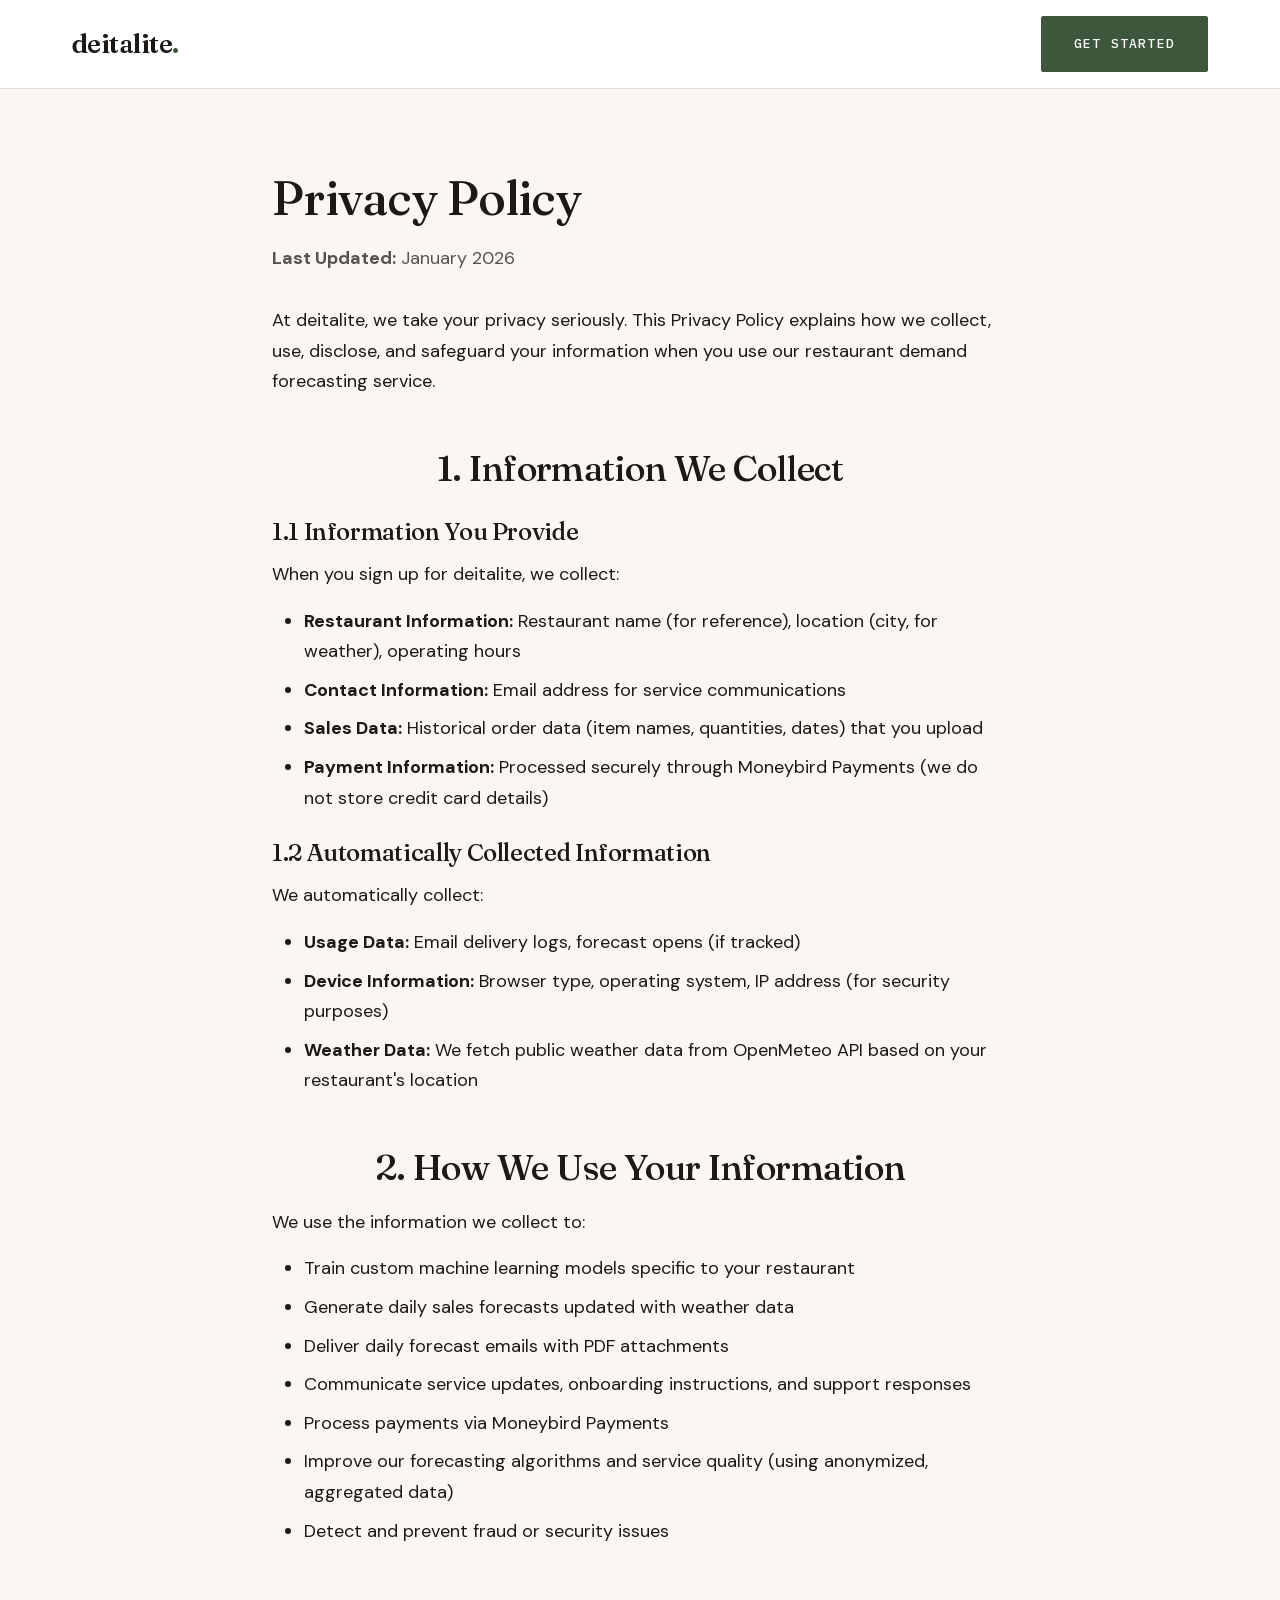
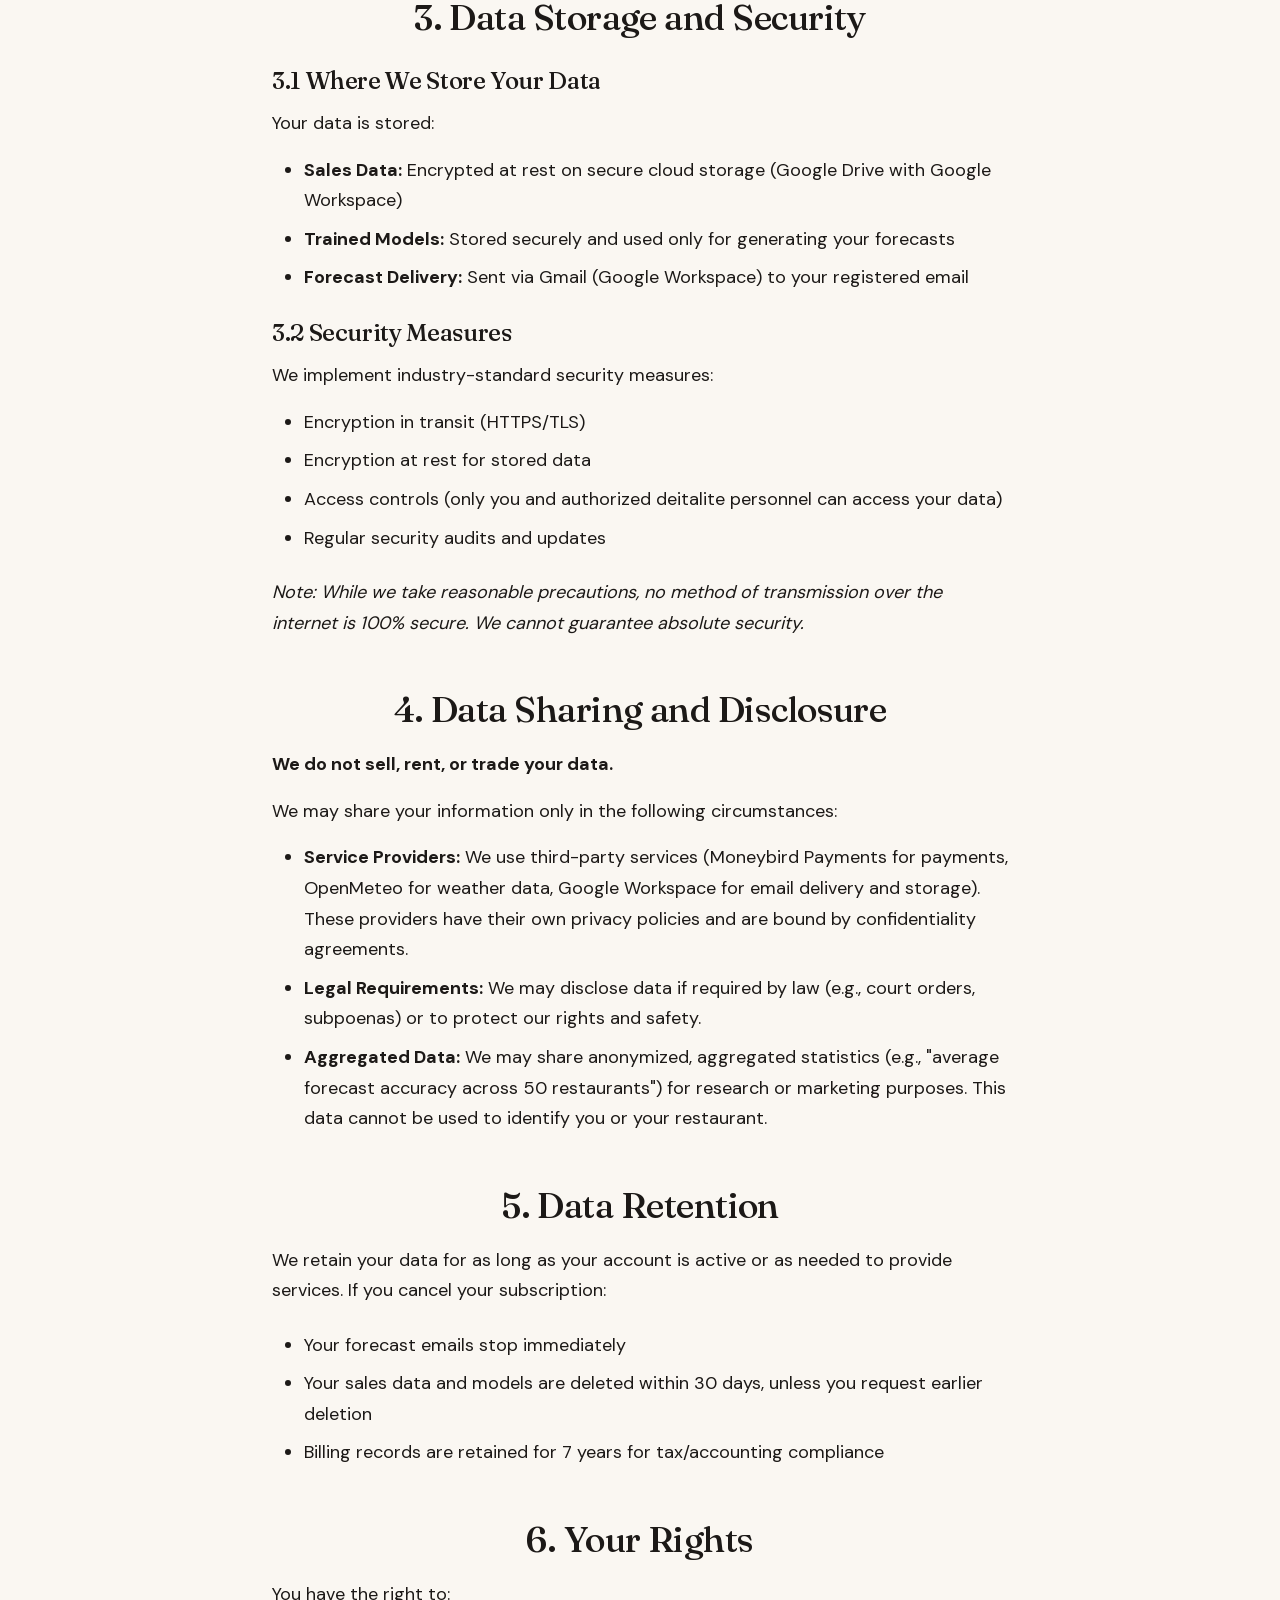
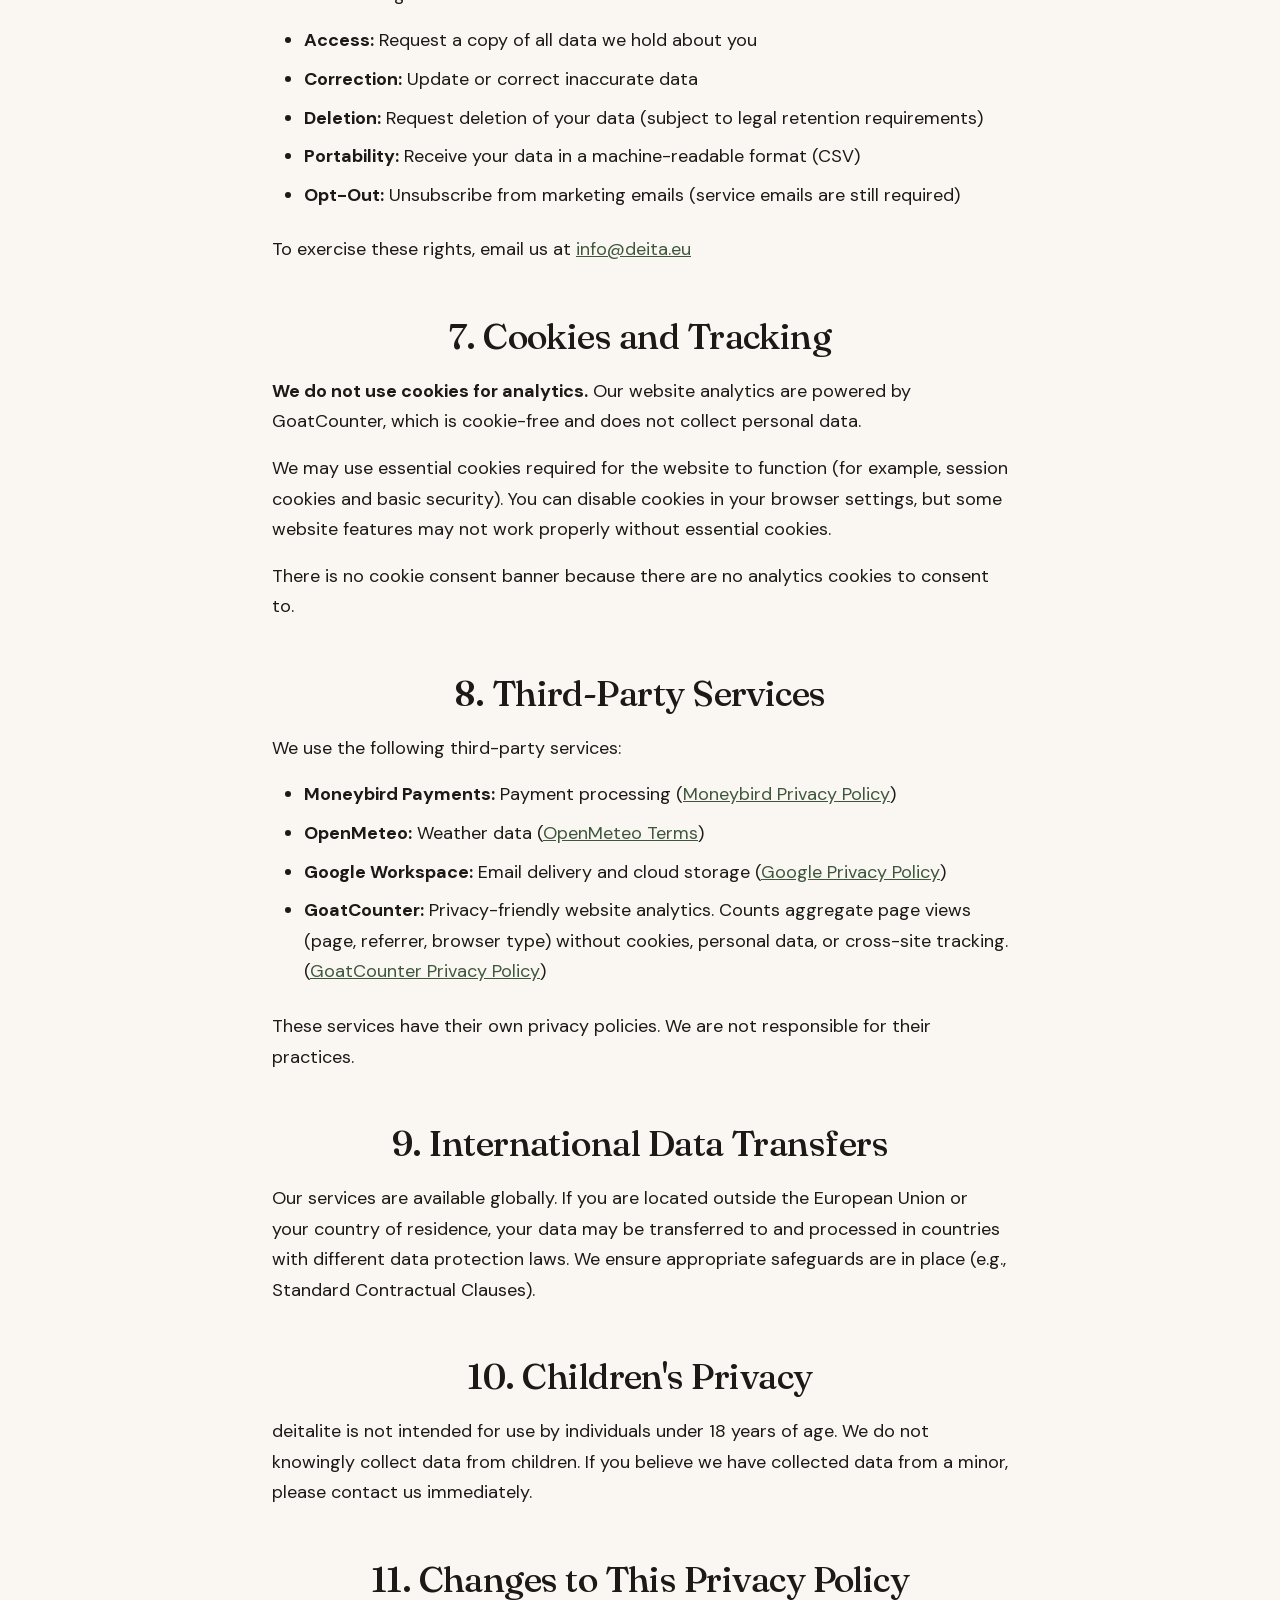
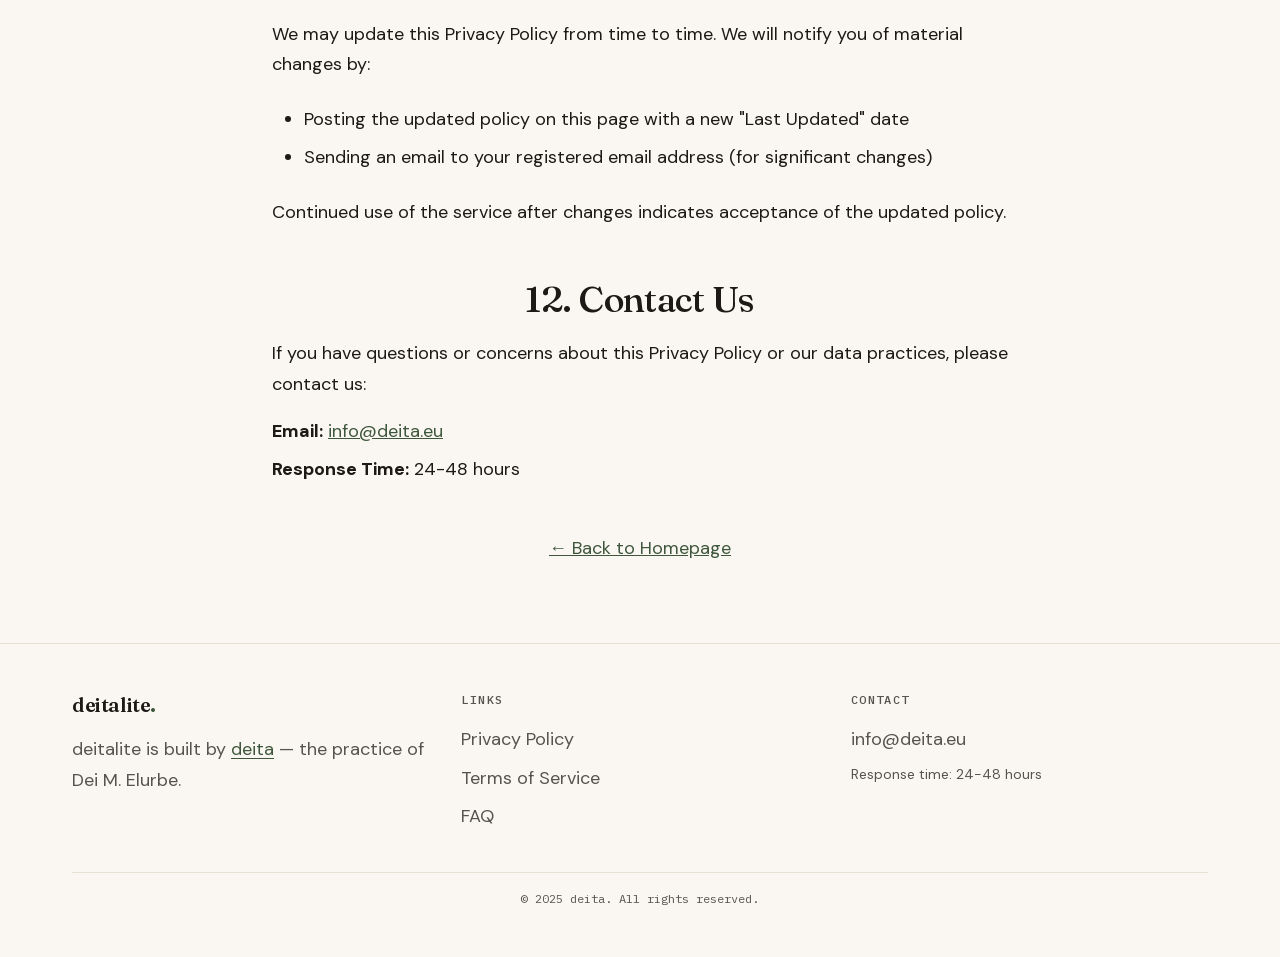
<file: privacy.html>
<!DOCTYPE html>
<html lang="en">
<head>
  <meta charset="UTF-8">
  <meta name="viewport" content="width=device-width, initial-scale=1.0">
  <title>Privacy Policy | deitalite</title>
  <meta name="description" content="Privacy Policy for deitalite restaurant forecasting service.">
  <link rel="canonical" href="https://deitalite.com/privacy.html">
  <link rel="icon" type="image/png" href="favicon.png">
  <link rel="apple-touch-icon" href="favicon.png">
  <link rel="stylesheet" href="css/main.css">

</head>
<body>

  <!-- Header -->
  <header id="header">
    <div class="container">
      <a href="index.html" class="logo">deitalite</a>
      <a href="start.html" class="btn-primary">Get Started</a>
    </div>
  </header>

  <!-- Privacy Policy Content -->
  <section style="padding: 80px 0;">
    <div class="container-narrow" style="max-width: 800px; text-align: left;">
      <h1 style="margin-bottom: 16px;">Privacy Policy</h1>
      <p style="color: var(--color-gray-medium); margin-bottom: 32px;"><strong>Last Updated:</strong> January 2026</p>

      <p style="margin-bottom: 24px;">At deitalite, we take your privacy seriously. This Privacy Policy explains how we collect, use, disclose, and safeguard your information when you use our restaurant demand forecasting service.</p>

      <h2 style="margin-top: 48px; margin-bottom: 16px;">1. Information We Collect</h2>

      <h3 style="margin-top: 24px; margin-bottom: 12px;">1.1 Information You Provide</h3>
      <p style="margin-bottom: 16px;">When you sign up for deitalite, we collect:</p>
      <ul style="list-style: disc; padding-left: 32px; margin-bottom: 24px;">
        <li style="margin-bottom: 8px;"><strong>Restaurant Information:</strong> Restaurant name (for reference), location (city, for weather), operating hours</li>
        <li style="margin-bottom: 8px;"><strong>Contact Information:</strong> Email address for service communications</li>
        <li style="margin-bottom: 8px;"><strong>Sales Data:</strong> Historical order data (item names, quantities, dates) that you upload</li>
        <li style="margin-bottom: 8px;"><strong>Payment Information:</strong> Processed securely through Moneybird Payments (we do not store credit card details)</li>
      </ul>

      <h3 style="margin-top: 24px; margin-bottom: 12px;">1.2 Automatically Collected Information</h3>
      <p style="margin-bottom: 16px;">We automatically collect:</p>
      <ul style="list-style: disc; padding-left: 32px; margin-bottom: 24px;">
        <li style="margin-bottom: 8px;"><strong>Usage Data:</strong> Email delivery logs, forecast opens (if tracked)</li>
        <li style="margin-bottom: 8px;"><strong>Device Information:</strong> Browser type, operating system, IP address (for security purposes)</li>
        <li style="margin-bottom: 8px;"><strong>Weather Data:</strong> We fetch public weather data from OpenMeteo API based on your restaurant's location</li>
      </ul>

      <h2 style="margin-top: 48px; margin-bottom: 16px;">2. How We Use Your Information</h2>
      <p style="margin-bottom: 16px;">We use the information we collect to:</p>
      <ul style="list-style: disc; padding-left: 32px; margin-bottom: 24px;">
        <li style="margin-bottom: 8px;">Train custom machine learning models specific to your restaurant</li>
        <li style="margin-bottom: 8px;">Generate daily sales forecasts updated with weather data</li>
        <li style="margin-bottom: 8px;">Deliver daily forecast emails with PDF attachments</li>
        <li style="margin-bottom: 8px;">Communicate service updates, onboarding instructions, and support responses</li>
        <li style="margin-bottom: 8px;">Process payments via Moneybird Payments</li>
        <li style="margin-bottom: 8px;">Improve our forecasting algorithms and service quality (using anonymized, aggregated data)</li>
        <li style="margin-bottom: 8px;">Detect and prevent fraud or security issues</li>
      </ul>

      <h2 style="margin-top: 48px; margin-bottom: 16px;">3. Data Storage and Security</h2>

      <h3 style="margin-top: 24px; margin-bottom: 12px;">3.1 Where We Store Your Data</h3>
      <p style="margin-bottom: 16px;">Your data is stored:</p>
      <ul style="list-style: disc; padding-left: 32px; margin-bottom: 24px;">
        <li style="margin-bottom: 8px;"><strong>Sales Data:</strong> Encrypted at rest on secure cloud storage (Google Drive with Google Workspace)</li>
        <li style="margin-bottom: 8px;"><strong>Trained Models:</strong> Stored securely and used only for generating your forecasts</li>
        <li style="margin-bottom: 8px;"><strong>Forecast Delivery:</strong> Sent via Gmail (Google Workspace) to your registered email</li>
      </ul>

      <h3 style="margin-top: 24px; margin-bottom: 12px;">3.2 Security Measures</h3>
      <p style="margin-bottom: 16px;">We implement industry-standard security measures:</p>
      <ul style="list-style: disc; padding-left: 32px; margin-bottom: 24px;">
        <li style="margin-bottom: 8px;">Encryption in transit (HTTPS/TLS)</li>
        <li style="margin-bottom: 8px;">Encryption at rest for stored data</li>
        <li style="margin-bottom: 8px;">Access controls (only you and authorized deitalite personnel can access your data)</li>
        <li style="margin-bottom: 8px;">Regular security audits and updates</li>
      </ul>
      <p style="margin-bottom: 24px;"><em>Note: While we take reasonable precautions, no method of transmission over the internet is 100% secure. We cannot guarantee absolute security.</em></p>

      <h2 style="margin-top: 48px; margin-bottom: 16px;">4. Data Sharing and Disclosure</h2>
      <p style="margin-bottom: 16px;"><strong>We do not sell, rent, or trade your data.</strong></p>
      <p style="margin-bottom: 16px;">We may share your information only in the following circumstances:</p>
      <ul style="list-style: disc; padding-left: 32px; margin-bottom: 24px;">
        <li style="margin-bottom: 8px;"><strong>Service Providers:</strong> We use third-party services (Moneybird Payments for payments, OpenMeteo for weather data, Google Workspace for email delivery and storage). These providers have their own privacy policies and are bound by confidentiality agreements.</li>
        <li style="margin-bottom: 8px;"><strong>Legal Requirements:</strong> We may disclose data if required by law (e.g., court orders, subpoenas) or to protect our rights and safety.</li>
        <li style="margin-bottom: 8px;"><strong>Aggregated Data:</strong> We may share anonymized, aggregated statistics (e.g., "average forecast accuracy across 50 restaurants") for research or marketing purposes. This data cannot be used to identify you or your restaurant.</li>
      </ul>

      <h2 style="margin-top: 48px; margin-bottom: 16px;">5. Data Retention</h2>
      <p style="margin-bottom: 24px;">We retain your data for as long as your account is active or as needed to provide services. If you cancel your subscription:</p>
      <ul style="list-style: disc; padding-left: 32px; margin-bottom: 24px;">
        <li style="margin-bottom: 8px;">Your forecast emails stop immediately</li>
        <li style="margin-bottom: 8px;">Your sales data and models are deleted within 30 days, unless you request earlier deletion</li>
        <li style="margin-bottom: 8px;">Billing records are retained for 7 years for tax/accounting compliance</li>
      </ul>

      <h2 style="margin-top: 48px; margin-bottom: 16px;">6. Your Rights</h2>
      <p style="margin-bottom: 16px;">You have the right to:</p>
      <ul style="list-style: disc; padding-left: 32px; margin-bottom: 24px;">
        <li style="margin-bottom: 8px;"><strong>Access:</strong> Request a copy of all data we hold about you</li>
        <li style="margin-bottom: 8px;"><strong>Correction:</strong> Update or correct inaccurate data</li>
        <li style="margin-bottom: 8px;"><strong>Deletion:</strong> Request deletion of your data (subject to legal retention requirements)</li>
        <li style="margin-bottom: 8px;"><strong>Portability:</strong> Receive your data in a machine-readable format (CSV)</li>
        <li style="margin-bottom: 8px;"><strong>Opt-Out:</strong> Unsubscribe from marketing emails (service emails are still required)</li>
      </ul>
      <p style="margin-bottom: 24px;">To exercise these rights, email us at <a href="mailto:info@deita.eu" style="color: var(--color-brand-green); text-decoration: underline;">info@deita.eu</a></p>

      <h2 style="margin-top: 48px; margin-bottom: 16px;">7. Cookies and Tracking</h2>
      <p style="margin-bottom: 16px;"><strong>We do not use cookies for analytics.</strong> Our website analytics are powered by GoatCounter, which is cookie-free and does not collect personal data.</p>
      <p style="margin-bottom: 16px;">We may use essential cookies required for the website to function (for example, session cookies and basic security). You can disable cookies in your browser settings, but some website features may not work properly without essential cookies.</p>
      <p style="margin-bottom: 24px;">There is no cookie consent banner because there are no analytics cookies to consent to.</p>

      <h2 style="margin-top: 48px; margin-bottom: 16px;">8. Third-Party Services</h2>
      <p style="margin-bottom: 16px;">We use the following third-party services:</p>
      <ul style="list-style: disc; padding-left: 32px; margin-bottom: 24px;">
        <li style="margin-bottom: 8px;"><strong>Moneybird Payments:</strong> Payment processing (<a href="https://www.moneybird.nl/privacy/" target="_blank" rel="noopener noreferrer" style="color: var(--color-brand-green); text-decoration: underline;">Moneybird Privacy Policy</a>)</li>
        <li style="margin-bottom: 8px;"><strong>OpenMeteo:</strong> Weather data (<a href="https://open-meteo.com/en/terms" target="_blank" rel="noopener noreferrer" style="color: var(--color-brand-green); text-decoration: underline;">OpenMeteo Terms</a>)</li>
        <li style="margin-bottom: 8px;"><strong>Google Workspace:</strong> Email delivery and cloud storage (<a href="https://policies.google.com/privacy" target="_blank" rel="noopener noreferrer" style="color: var(--color-brand-green); text-decoration: underline;">Google Privacy Policy</a>)</li>
        <li style="margin-bottom: 8px;"><strong>GoatCounter:</strong> Privacy-friendly website analytics. Counts aggregate page views (page, referrer, browser type) without cookies, personal data, or cross-site tracking. (<a href="https://www.goatcounter.com/help/privacy" target="_blank" rel="noopener noreferrer" style="color: var(--color-brand-green); text-decoration: underline;">GoatCounter Privacy Policy</a>)</li>
      </ul>
      <p style="margin-bottom: 24px;">These services have their own privacy policies. We are not responsible for their practices.</p>

      <h2 style="margin-top: 48px; margin-bottom: 16px;">9. International Data Transfers</h2>
      <p style="margin-bottom: 24px;">Our services are available globally. If you are located outside the European Union or your country of residence, your data may be transferred to and processed in countries with different data protection laws. We ensure appropriate safeguards are in place (e.g., Standard Contractual Clauses).</p>

      <h2 style="margin-top: 48px; margin-bottom: 16px;">10. Children's Privacy</h2>
      <p style="margin-bottom: 24px;">deitalite is not intended for use by individuals under 18 years of age. We do not knowingly collect data from children. If you believe we have collected data from a minor, please contact us immediately.</p>

      <h2 style="margin-top: 48px; margin-bottom: 16px;">11. Changes to This Privacy Policy</h2>
      <p style="margin-bottom: 24px;">We may update this Privacy Policy from time to time. We will notify you of material changes by:</p>
      <ul style="list-style: disc; padding-left: 32px; margin-bottom: 24px;">
        <li style="margin-bottom: 8px;">Posting the updated policy on this page with a new "Last Updated" date</li>
        <li style="margin-bottom: 8px;">Sending an email to your registered email address (for significant changes)</li>
      </ul>
      <p style="margin-bottom: 24px;">Continued use of the service after changes indicates acceptance of the updated policy.</p>

      <h2 style="margin-top: 48px; margin-bottom: 16px;">12. Contact Us</h2>
      <p style="margin-bottom: 16px;">If you have questions or concerns about this Privacy Policy or our data practices, please contact us:</p>
      <ul style="list-style: none; padding-left: 0; margin-bottom: 48px;">
        <li style="margin-bottom: 8px;"><strong>Email:</strong> <a href="mailto:info@deita.eu" style="color: var(--color-brand-green); text-decoration: underline;">info@deita.eu</a></li>
        <li style="margin-bottom: 8px;"><strong>Response Time:</strong> 24-48 hours</li>
      </ul>

      <p style="text-align: center; margin-top: 48px;">
        <a href="index.html" style="color: #3e573c; text-decoration: underline;">← Back to Homepage</a>
      </p>
    </div>
  </section>

  <!-- Footer -->
  <footer id="footer">
    <div class="container">
      <div class="footer-grid">
        <div class="footer-col">
          <h4 class="footer-wordmark">deitalite</h4>
          <p data-i18n="footer.tagline">deitalite is built by <a href="https://deita.eu" target="_blank" rel="noopener">deita</a> — the practice of Dei M. Elurbe.</p>
        </div>
        <div class="footer-col">
          <h4>Links</h4>
          <ul>
            <li><a href="privacy.html">Privacy Policy</a></li>
            <li><a href="terms.html">Terms of Service</a></li>
            <li><a href="index.html#faq">FAQ</a></li>
          </ul>
        </div>
        <div class="footer-col">
          <h4>Contact</h4>
          <p>info@deita.eu</p>
          <p class="footer-note">Response time: 24-48 hours</p>
        </div>
      </div>
      <div class="footer-bottom">
        <p>&copy; 2025 deita. All rights reserved.</p>
      </div>
    </div>
  </footer>

  <!-- GoatCounter (privacy-friendly analytics) -->
  <script data-goatcounter="https://deitalite.goatcounter.com/count" async src="https://gc.zgo.at/count.js"></script>
</body>
</html>
</file>
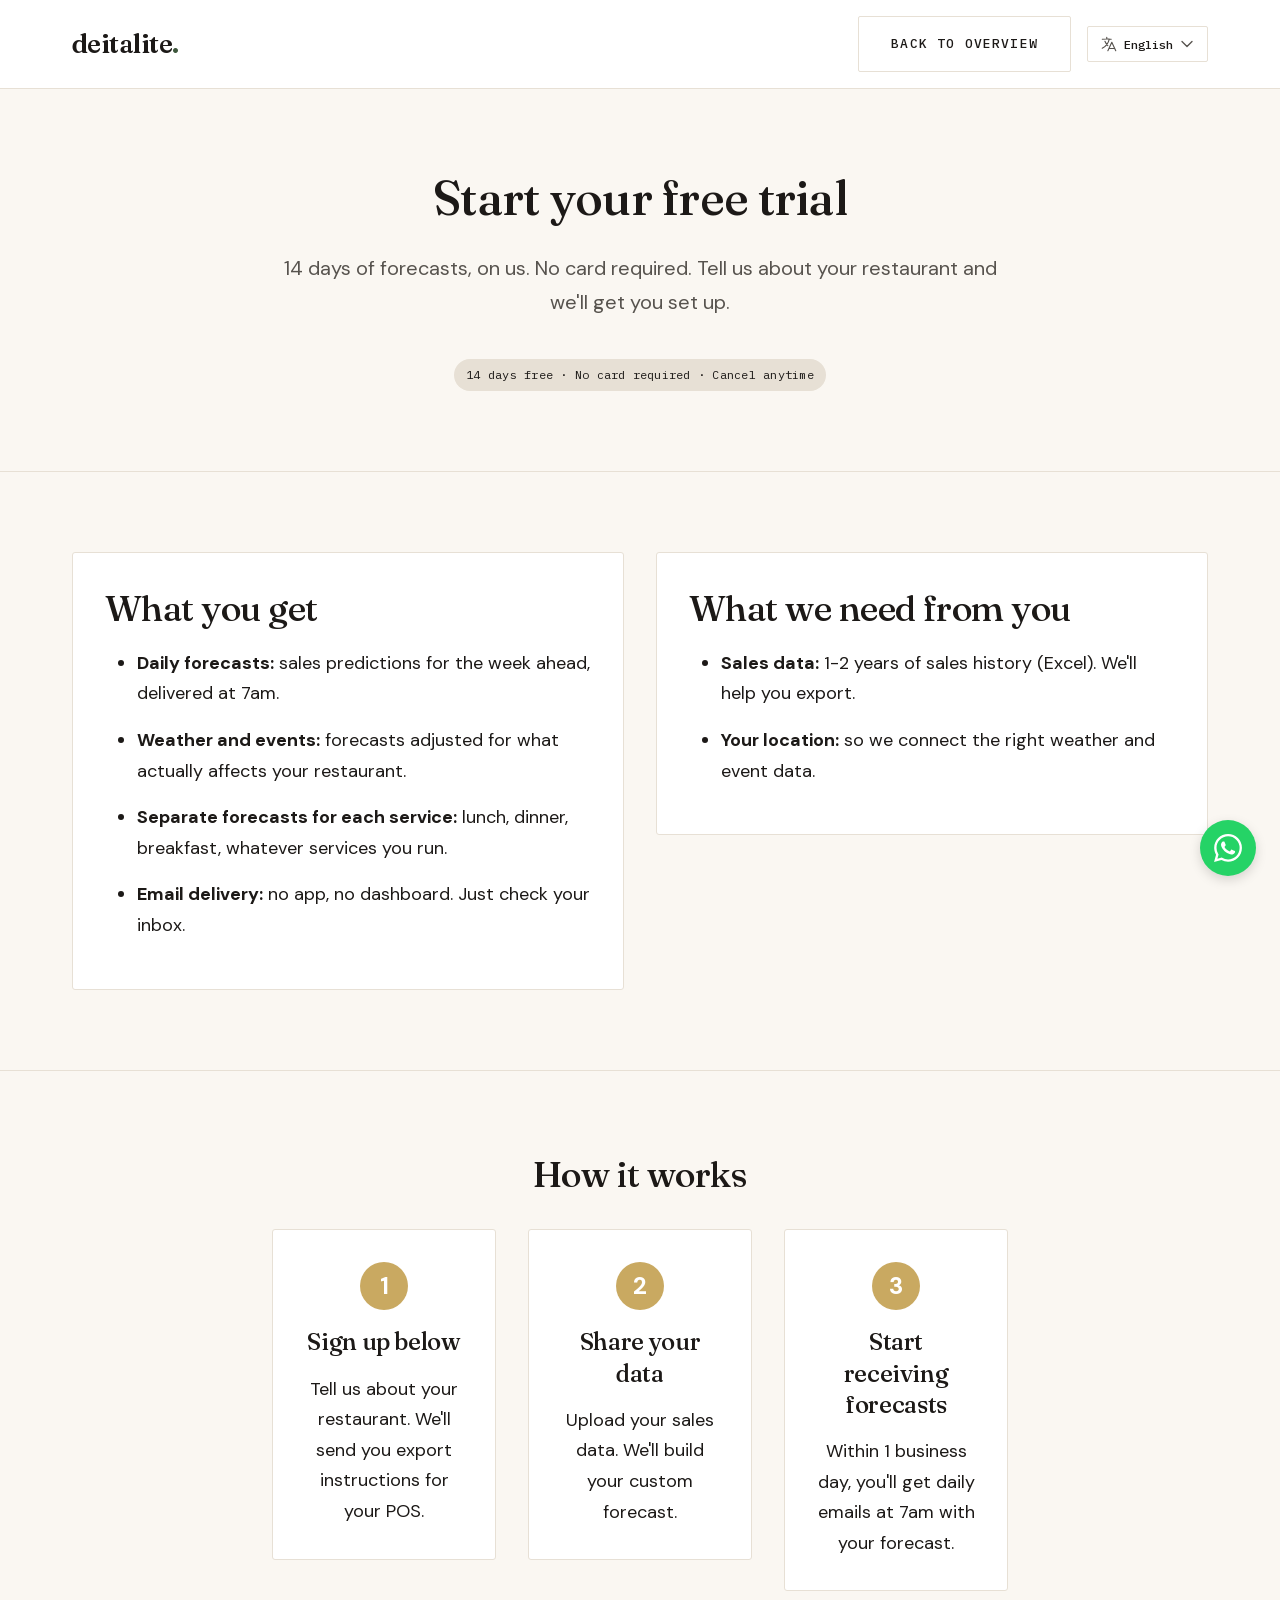
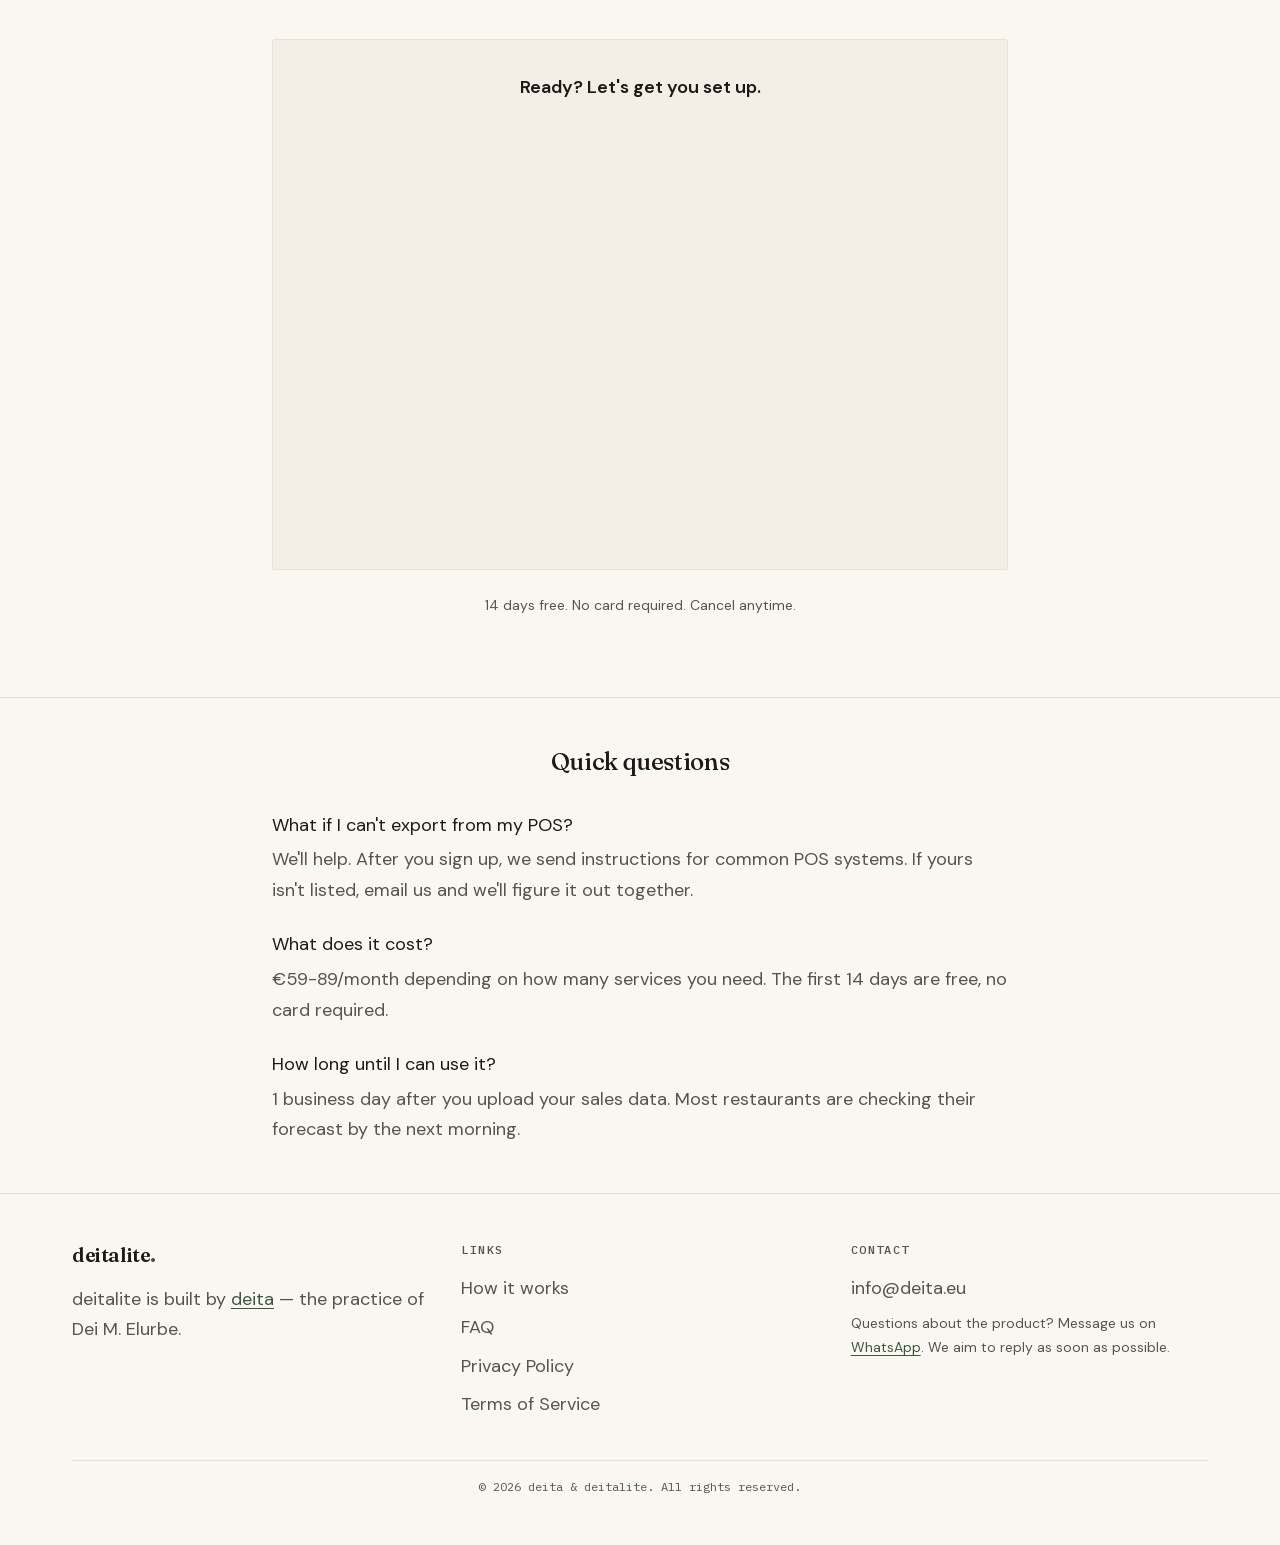
<file: start.html>
<!DOCTYPE html>
<html lang="en">
<head>
  <meta charset="UTF-8">
  <meta name="viewport" content="width=device-width, initial-scale=1.0">
  <title>Start your free trial | deitalite</title>
  <meta name="description" content="Start your 14-day free trial of deitalite. Daily sales forecasts for restaurants, adjusted for weather and events.">

  <!-- Open Graph (social sharing) -->
  <meta property="og:title" content="Start your free trial | deitalite">
  <meta property="og:description" content="14 days free. Daily sales forecasts adjusted for weather, holidays, and events.">
  <meta property="og:type" content="website">

  <!-- Canonical URL -->
  <link rel="canonical" href="https://deitalite.com/start.html">

  <!-- Favicon -->
  <link rel="icon" type="image/png" href="favicon.png">
  <link rel="apple-touch-icon" href="favicon.png">


  <!-- Styles -->
  <link rel="stylesheet" href="css/main.css">
</head>
<body>

  <!-- Header -->
  <header id="header">
    <div class="container">
      <a href="index.html" class="logo">deitalite</a>
      <div class="header-right">
        <a href="index.html" class="btn-secondary" data-i18n="start.hero.back">Back to overview</a>
        <!-- Language Selector -->
        <div id="language-selector" class="language-selector" role="combobox" aria-expanded="false" aria-haspopup="listbox" aria-label="Select language">
          <button type="button" class="lang-button" aria-expanded="false" aria-haspopup="listbox">
            <svg class="lang-icon" xmlns="http://www.w3.org/2000/svg" fill="none" viewBox="0 0 24 24" stroke-width="1.5" stroke="currentColor" aria-hidden="true">
              <path stroke-linecap="round" stroke-linejoin="round" d="m10.5 21 5.25-11.25L21 21m-9-3h7.5M3 5.621a48.474 48.474 0 0 1 6-.371m0 0c1.12 0 2.233.038 3.334.114M9 5.25V3m3.334 2.364C11.176 10.658 7.69 15.08 3 17.502m9.334-12.138c.896.061 1.785.147 2.666.257m-4.589 8.495a18.023 18.023 0 0 1-3.827-5.802" />
            </svg>
            <span id="current-lang">English</span>
            <svg class="chevron-icon" xmlns="http://www.w3.org/2000/svg" fill="none" viewBox="0 0 24 24" stroke-width="2" stroke="currentColor" width="14" height="14" aria-hidden="true">
              <path stroke-linecap="round" stroke-linejoin="round" d="m19.5 8.25-7.5 7.5-7.5-7.5" />
            </svg>
          </button>
          <div class="lang-dropdown" role="listbox" aria-label="Languages">
            <div class="lang-option" role="option" data-lang="en" tabindex="0">English</div>
            <div class="lang-option" role="option" data-lang="nl" tabindex="0">Nederlands</div>
            <div class="lang-option" role="option" data-lang="es" tabindex="0">Español</div>
          </div>
        </div>
      </div>
    </div>
  </header>

  <!-- Start Page Hero -->
  <section id="start-hero">
    <div class="container-narrow">
      <h1 data-i18n="start.hero.title">Start your free trial</h1>
      <p class="hero-subheadline" data-i18n="start.hero.subtitle">
        14 days of forecasts, on us. No card required. Tell us about your restaurant and we'll get you set up.
      </p>
      <p class="start-badge" data-i18n="start.hero.badge">14 days free · No card required · Cancel anytime</p>
    </div>
  </section>

  <!-- What You Get + What You Need -->
  <section id="start-what-you-get">
    <div class="container">
      <div class="start-grid">
        <div class="start-card">
          <h2 data-i18n="start.what.title">What you get</h2>
          <ul class="start-list">
            <li data-i18n="start.what.item1"><strong>Daily forecasts:</strong> sales predictions for the week ahead, delivered at 7am.</li>
            <li data-i18n="start.what.item2"><strong>Weather and events:</strong> forecasts adjusted for what actually affects your restaurant.</li>
            <li data-i18n="start.what.item3"><strong>Per-service breakdown:</strong> separate forecasts for lunch, dinner, breakfast, whatever services you run.</li>
            <li data-i18n="start.what.item4"><strong>Email delivery:</strong> no app, no dashboard. Just check your inbox.</li>
          </ul>
        </div>
        <div class="start-card">
          <h2 data-i18n="start.need.title">What we need from you</h2>
          <ul class="start-list">
            <li data-i18n="start.need.item1"><strong>Sales data:</strong> 1-2 years of item-level sales (Excel). We'll help you export.</li>
            <li data-i18n="start.need.item2"><strong>Your location:</strong> so we connect the right weather and event data.</li>
          </ul>
        </div>
      </div>
    </div>
  </section>

  <!-- How It Works -->
  <section id="start-steps">
    <div class="container-narrow">
      <h2 data-i18n="start.steps.title">How it works</h2>
      <div class="steps-grid">
        <div class="step-card">
          <div class="step-number">1</div>
          <h3 data-i18n="start.steps.step1.title">Sign up below</h3>
          <p data-i18n="start.steps.step1.text">Tell us about your restaurant. We'll send you export instructions for your POS.</p>
        </div>
        <div class="step-card">
          <div class="step-number">2</div>
          <h3 data-i18n="start.steps.step2.title">Share your data</h3>
          <p data-i18n="start.steps.step2.text">Upload your sales data. We'll build your custom forecast.</p>
        </div>
        <div class="step-card">
          <div class="step-number">3</div>
          <h3 data-i18n="start.steps.step3.title">Start receiving forecasts</h3>
          <p data-i18n="start.steps.step3.text">Within 1 business day, you'll get daily emails at 7am with your forecast.</p>
        </div>
      </div>

      <!-- Tally Form Embed (language-aware) -->
      <div id="tally-form-container" class="start-form-container">
        <p class="start-form-heading" data-i18n="start.form.heading">Ready? Let's get you set up.</p>
        <iframe
          id="tally-form"
          data-tally-src="https://tally.so/embed/aQee0y?alignLeft=1&hideTitle=1&transparentBackground=1&dynamicHeight=1"
          loading="lazy"
          width="100%"
          height="400"
          frameborder="0"
          marginheight="0"
          marginwidth="0"
          title="Start free trial form">
        </iframe>
      </div>

      <!-- Risk reducer -->
      <div class="start-risk">
        <p data-i18n="start.risk.text">
          14 days free. No card required. Cancel anytime.
        </p>
      </div>
    </div>
  </section>

  <!-- Quick FAQ for checkout hesitation -->
  <section id="start-faq" class="start-faq-section">
    <div class="container-narrow">
      <h2 class="start-faq-title" data-i18n="start.faq.title">Quick questions</h2>
      <div class="start-faq-list">
        <div class="start-faq-item">
          <p class="start-faq-question" data-i18n="start.faq.q1.question"><strong>What if I can't export from my POS?</strong></p>
          <p class="start-faq-answer" data-i18n="start.faq.q1.answer">We'll help. After you sign up, we send instructions for common POS systems. If yours isn't listed, email us and we'll figure it out together.</p>
        </div>
        <div class="start-faq-item">
          <p class="start-faq-question" data-i18n="start.faq.q2.question"><strong>What does it cost?</strong></p>
          <p class="start-faq-answer" data-i18n="start.faq.q2.answer">€59-89/month depending on how many services you need. The first 14 days are free, no card required.</p>
        </div>
        <div class="start-faq-item">
          <p class="start-faq-question" data-i18n="start.faq.q3.question"><strong>How long until I can use it?</strong></p>
          <p class="start-faq-answer" data-i18n="start.faq.q3.answer">1 business day after you upload your sales data. Most restaurants are checking their forecast by the next morning.</p>
        </div>
      </div>
    </div>
  </section>

  <!-- Footer (Simplified for checkout page) -->
  <footer id="footer">
    <div class="container">
      <div class="footer-grid">
        <div class="footer-col">
          <h4 class="footer-wordmark">deitalite</h4>
          <p data-i18n="footer.tagline">deitalite is built by <a href="https://deita.eu" target="_blank" rel="noopener">deita</a> — the practice of Dei M. Elurbe.</p>
        </div>
        <div class="footer-col">
          <h4 data-i18n="footer.links">Links</h4>
          <ul>
            <li><a href="index.html#how-it-works" data-i18n="footer.how">How it works</a></li>
            <li><a href="index.html#faq" data-i18n="footer.faq">FAQ</a></li>
            <li><a href="privacy.html" data-i18n="footer.privacy">Privacy Policy</a></li>
            <li><a href="terms.html" data-i18n="footer.terms">Terms of Service</a></li>
          </ul>
        </div>
        <div class="footer-col">
          <h4 data-i18n="footer.contact">Contact</h4>
          <p>info@deita.eu</p>
          <p class="footer-note" data-i18n="footer.response">Questions about the product? Message us on <a href="https://wa.me/31639227686" target="_blank" rel="noopener noreferrer">WhatsApp</a>. We aim to reply as soon as possible.</p>
        </div>
      </div>
      <div class="footer-bottom">
        <p data-i18n="footer.copyright">&copy; 2026 deita & deitalite. All rights reserved.</p>
      </div>
    </div>
  </footer>

  <!-- WhatsApp floating button -->
  <a href="https://wa.me/31639227686" target="_blank" rel="noopener noreferrer" class="whatsapp-float" aria-label="Chat on WhatsApp">
    <svg viewBox="0 0 24 24" fill="currentColor" aria-hidden="true"><path d="M17.472 14.382c-.297-.149-1.758-.867-2.03-.967-.273-.099-.471-.148-.67.15-.197.297-.767.966-.94 1.164-.173.199-.347.223-.644.075-.297-.15-1.255-.463-2.39-1.475-.883-.788-1.48-1.761-1.653-2.059-.173-.297-.018-.458.13-.606.134-.133.298-.347.446-.52.149-.174.198-.298.298-.497.099-.198.05-.371-.025-.52-.075-.149-.669-1.612-.916-2.207-.242-.579-.487-.5-.669-.51-.173-.008-.371-.01-.57-.01-.198 0-.52.074-.792.372-.272.297-1.04 1.016-1.04 2.479 0 1.462 1.065 2.875 1.213 3.074.149.198 2.096 3.2 5.077 4.487.709.306 1.262.489 1.694.625.712.227 1.36.195 1.871.118.571-.085 1.758-.719 2.006-1.413.248-.694.248-1.289.173-1.413-.074-.124-.272-.198-.57-.347m-5.421 7.403h-.004a9.87 9.87 0 01-5.031-1.378l-.361-.214-3.741.982.998-3.648-.235-.374a9.86 9.86 0 01-1.51-5.26c.001-5.45 4.436-9.884 9.888-9.884 2.64 0 5.122 1.03 6.988 2.898a9.825 9.825 0 012.893 6.994c-.003 5.45-4.437 9.884-9.885 9.884m8.413-18.297A11.815 11.815 0 0012.05 0C5.495 0 .16 5.335.157 11.892c0 2.096.547 4.142 1.588 5.945L.057 24l6.305-1.654a11.882 11.882 0 005.683 1.448h.005c6.554 0 11.89-5.335 11.893-11.893a11.821 11.821 0 00-3.48-8.413z"/></svg>
  </a>

  <!-- Scripts -->
  <script src="js/translations.js"></script>
  <script src="js/i18n.js"></script>
  <script src="js/main.js"></script>

  <!-- Tally Form Embed -->
  <script>
    // Language-specific Tally form URLs
    const tallyForms = {
      en: 'https://tally.so/embed/aQee0y?alignLeft=1&hideTitle=1&transparentBackground=1&dynamicHeight=1',
      nl: 'https://tally.so/embed/aQee0y?alignLeft=1&hideTitle=1&transparentBackground=1&dynamicHeight=1',
      es: 'https://tally.so/embed/Gxl5YL?alignLeft=1&hideTitle=1&transparentBackground=1&dynamicHeight=1'
    };

    function updateTallyForm() {
      const lang = localStorage.getItem('deitalite_lang') || 'en';
      const iframe = document.getElementById('tally-form');
      const formUrl = tallyForms[lang] || tallyForms.en;

      // Update data-tally-src and src
      iframe.setAttribute('data-tally-src', formUrl);
      iframe.src = formUrl;
    }

    // Initialize on load
    document.addEventListener('DOMContentLoaded', updateTallyForm);

    // Listen for language changes (triggered by language selector)
    window.addEventListener('languageChanged', updateTallyForm);

    // Load Tally widget
    var d=document,w="https://tally.so/widgets/embed.js";
    if(d.querySelector('script[src="'+w+'"]')==null){
      var s=d.createElement("script");
      s.src=w;
      s.onload=function(){if(typeof Tally!=="undefined")Tally.loadEmbeds();};
      d.body.appendChild(s);
    }
  </script>
  <!-- GoatCounter (privacy-friendly analytics) -->
  <script data-goatcounter="https://deitalite.goatcounter.com/count" async src="https://gc.zgo.at/count.js"></script>
</body>
</html>
</file>
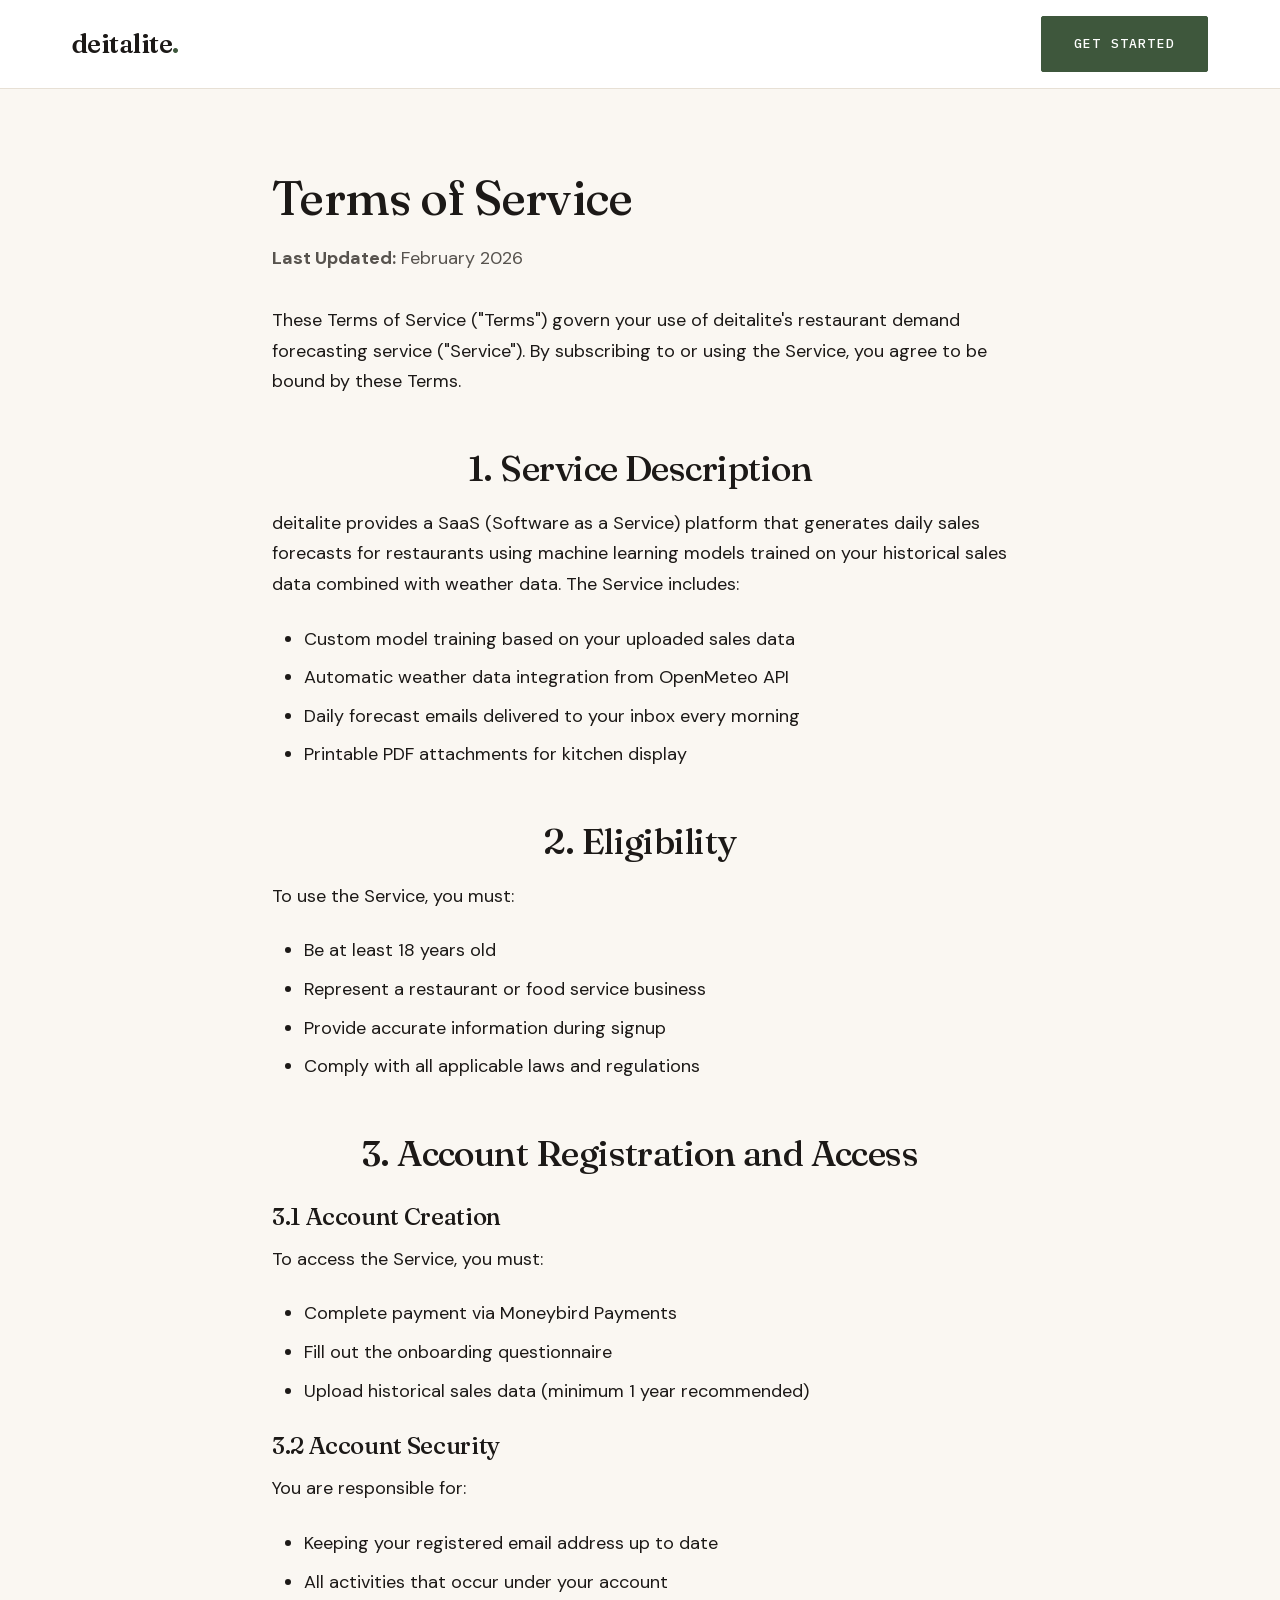
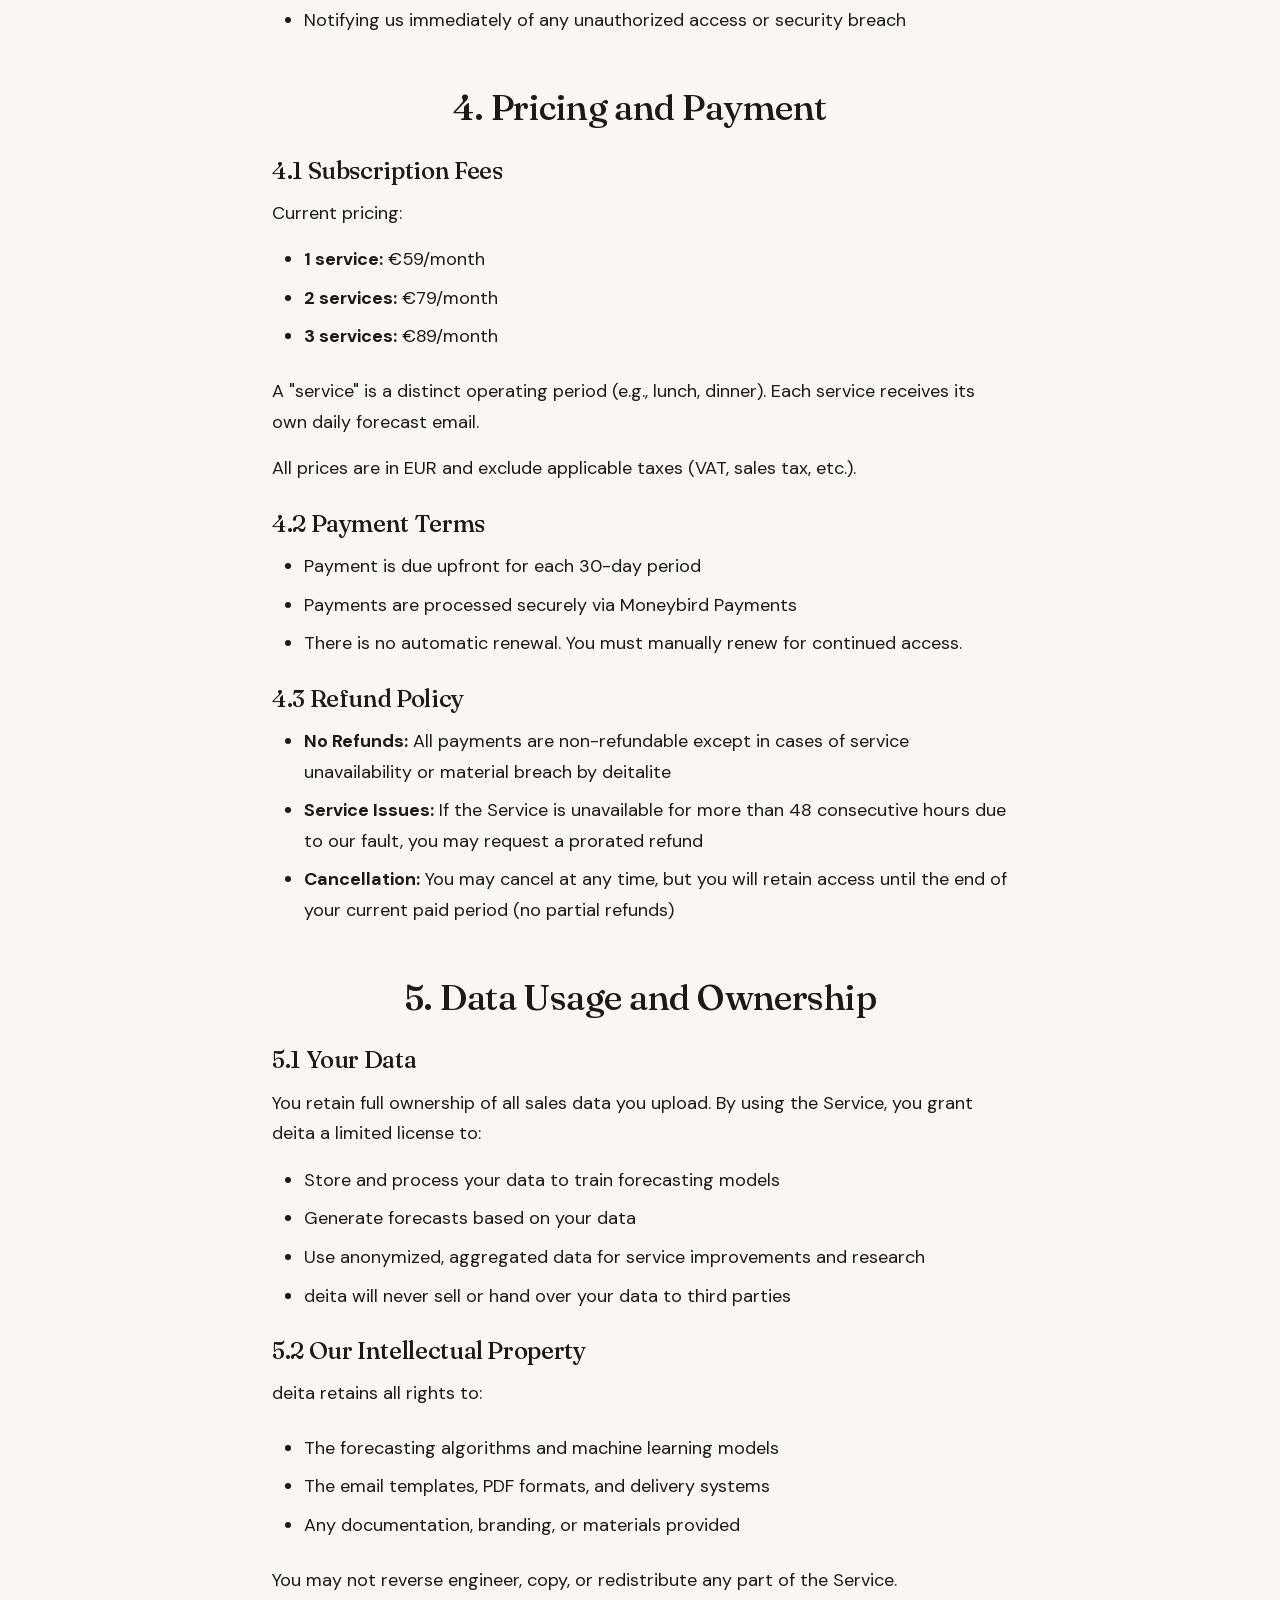
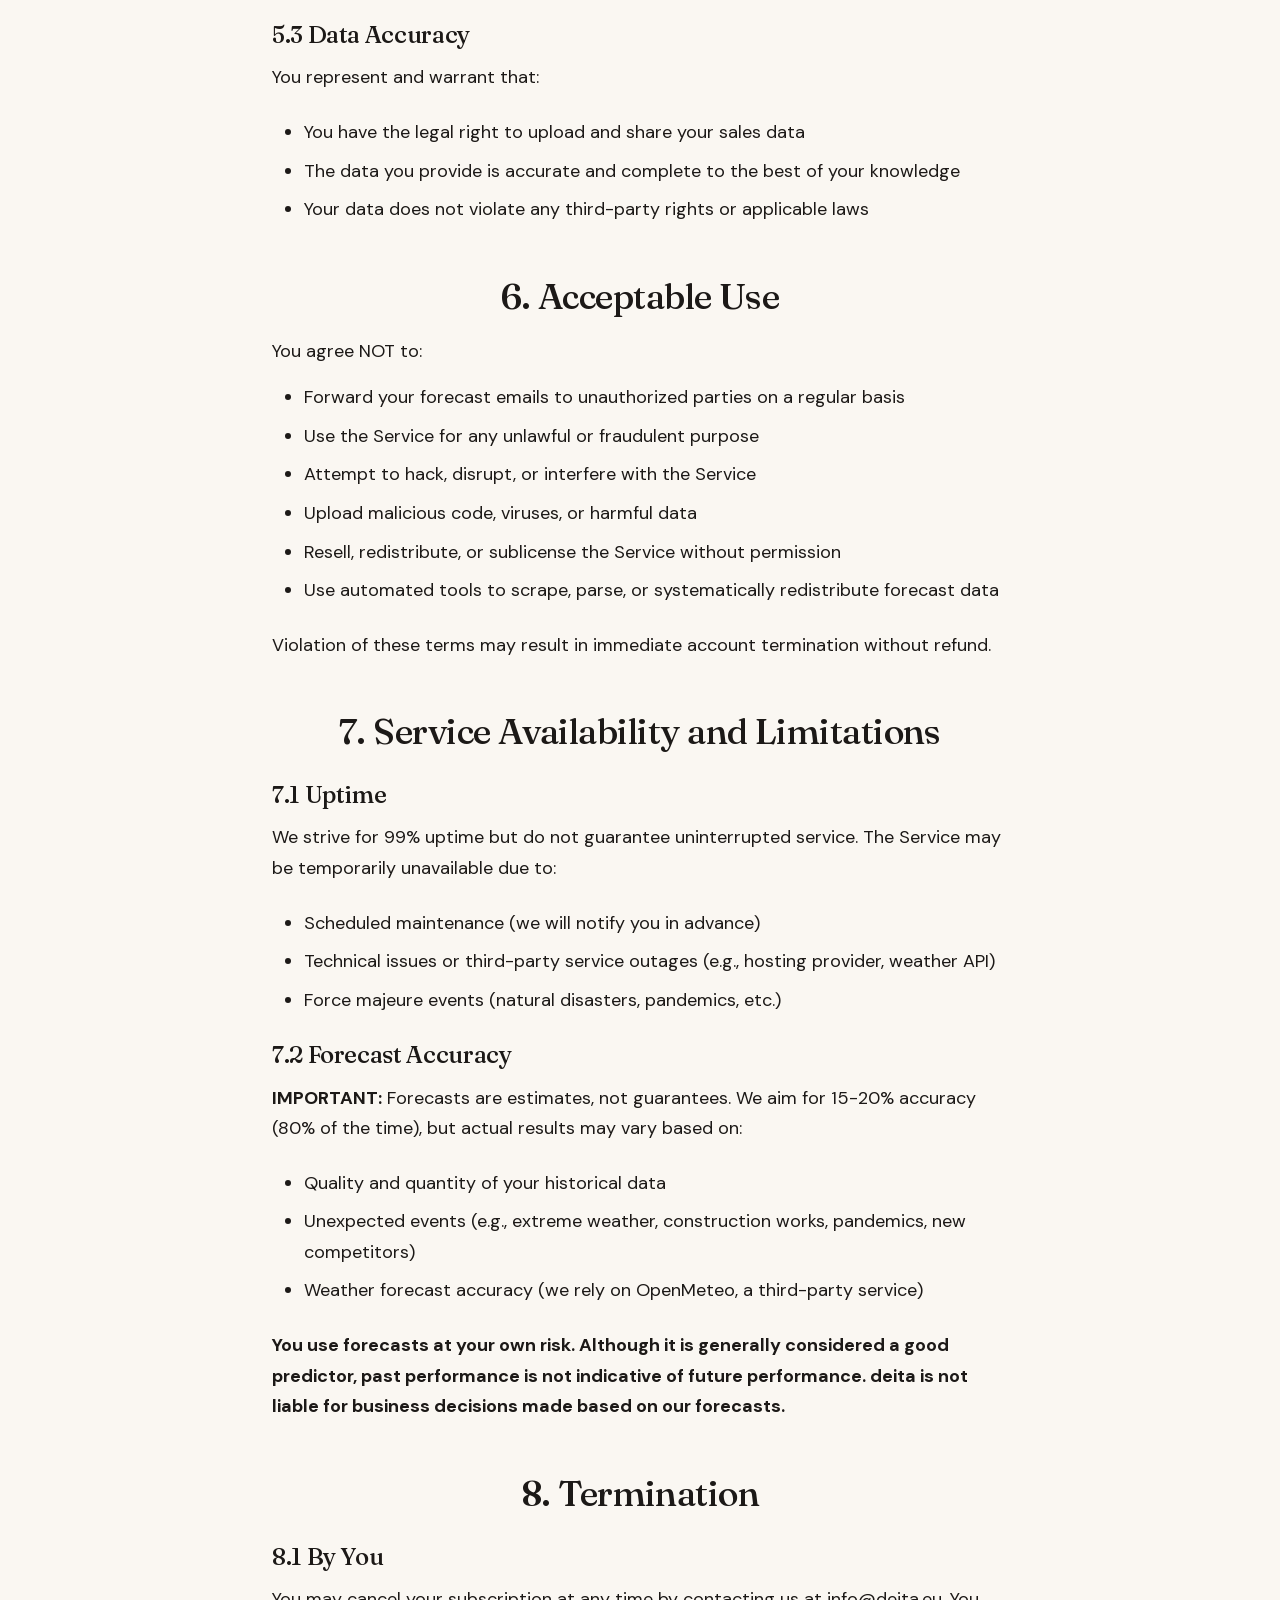
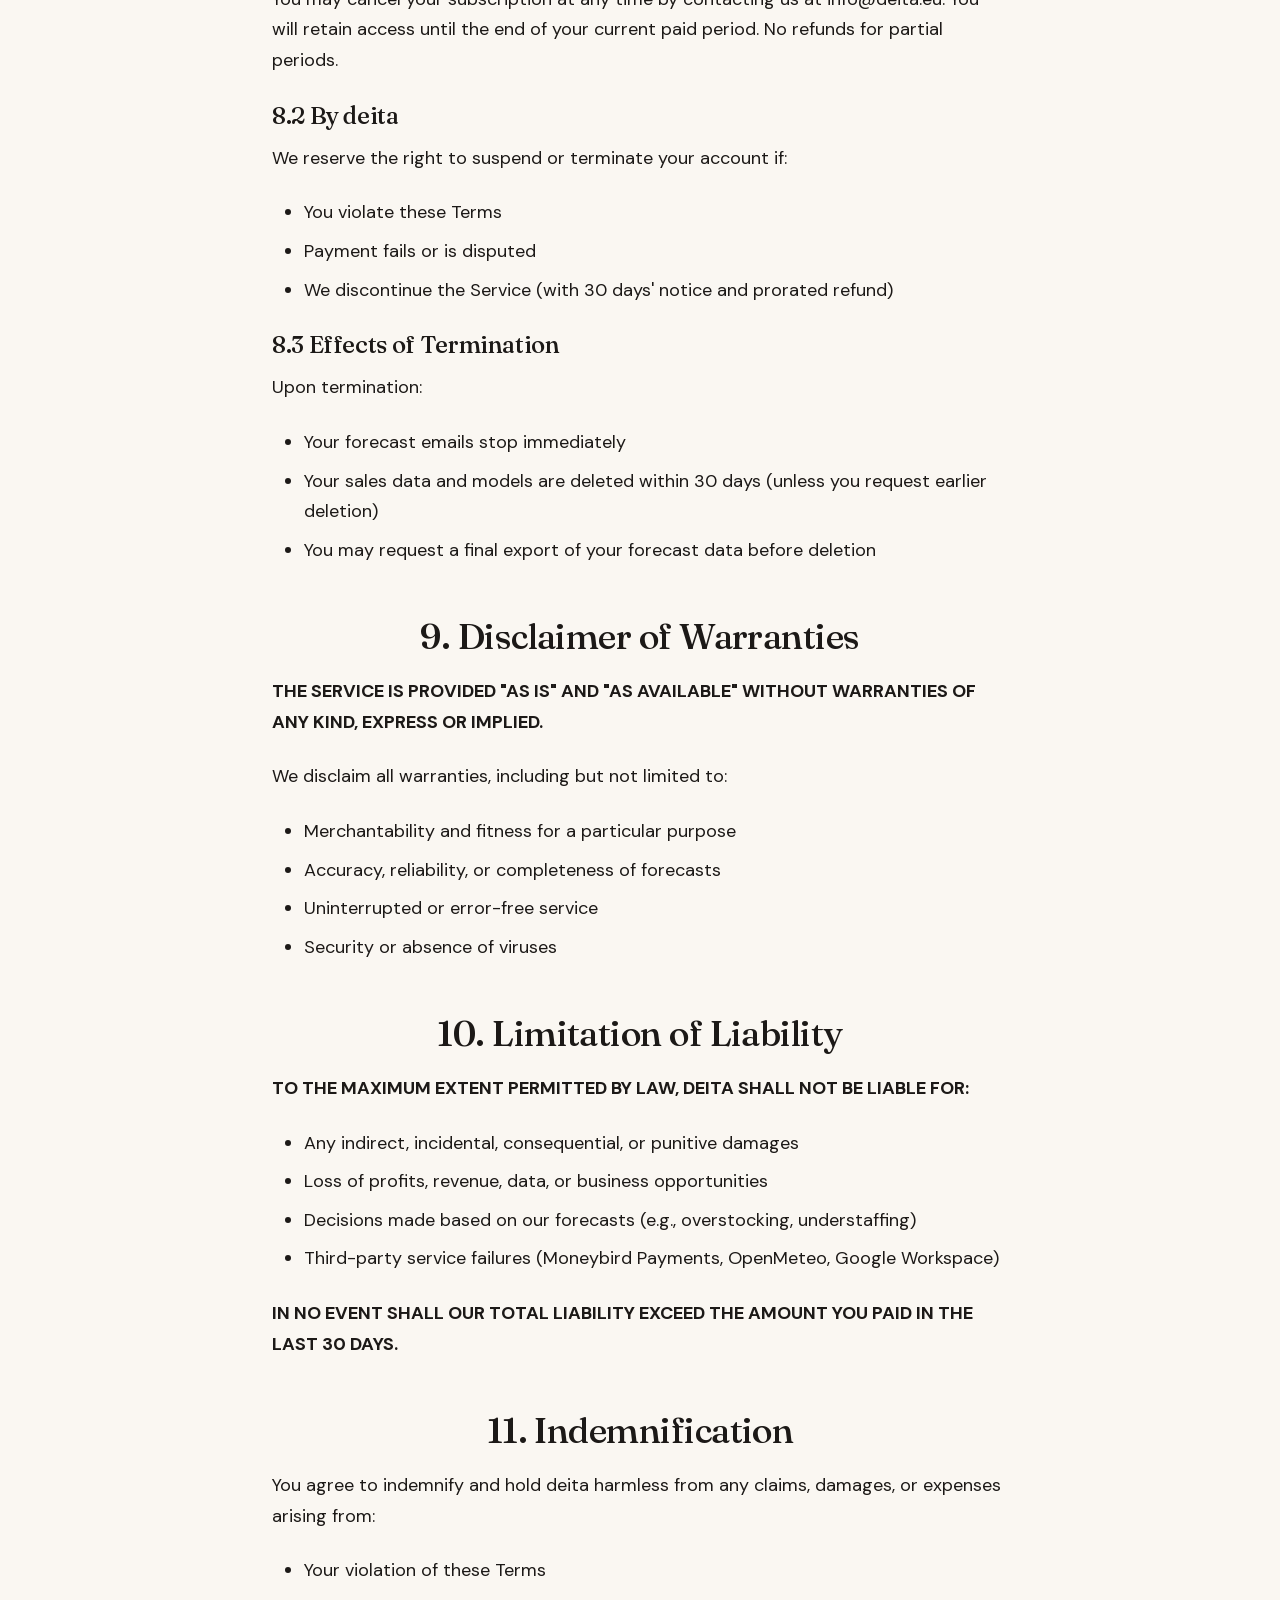
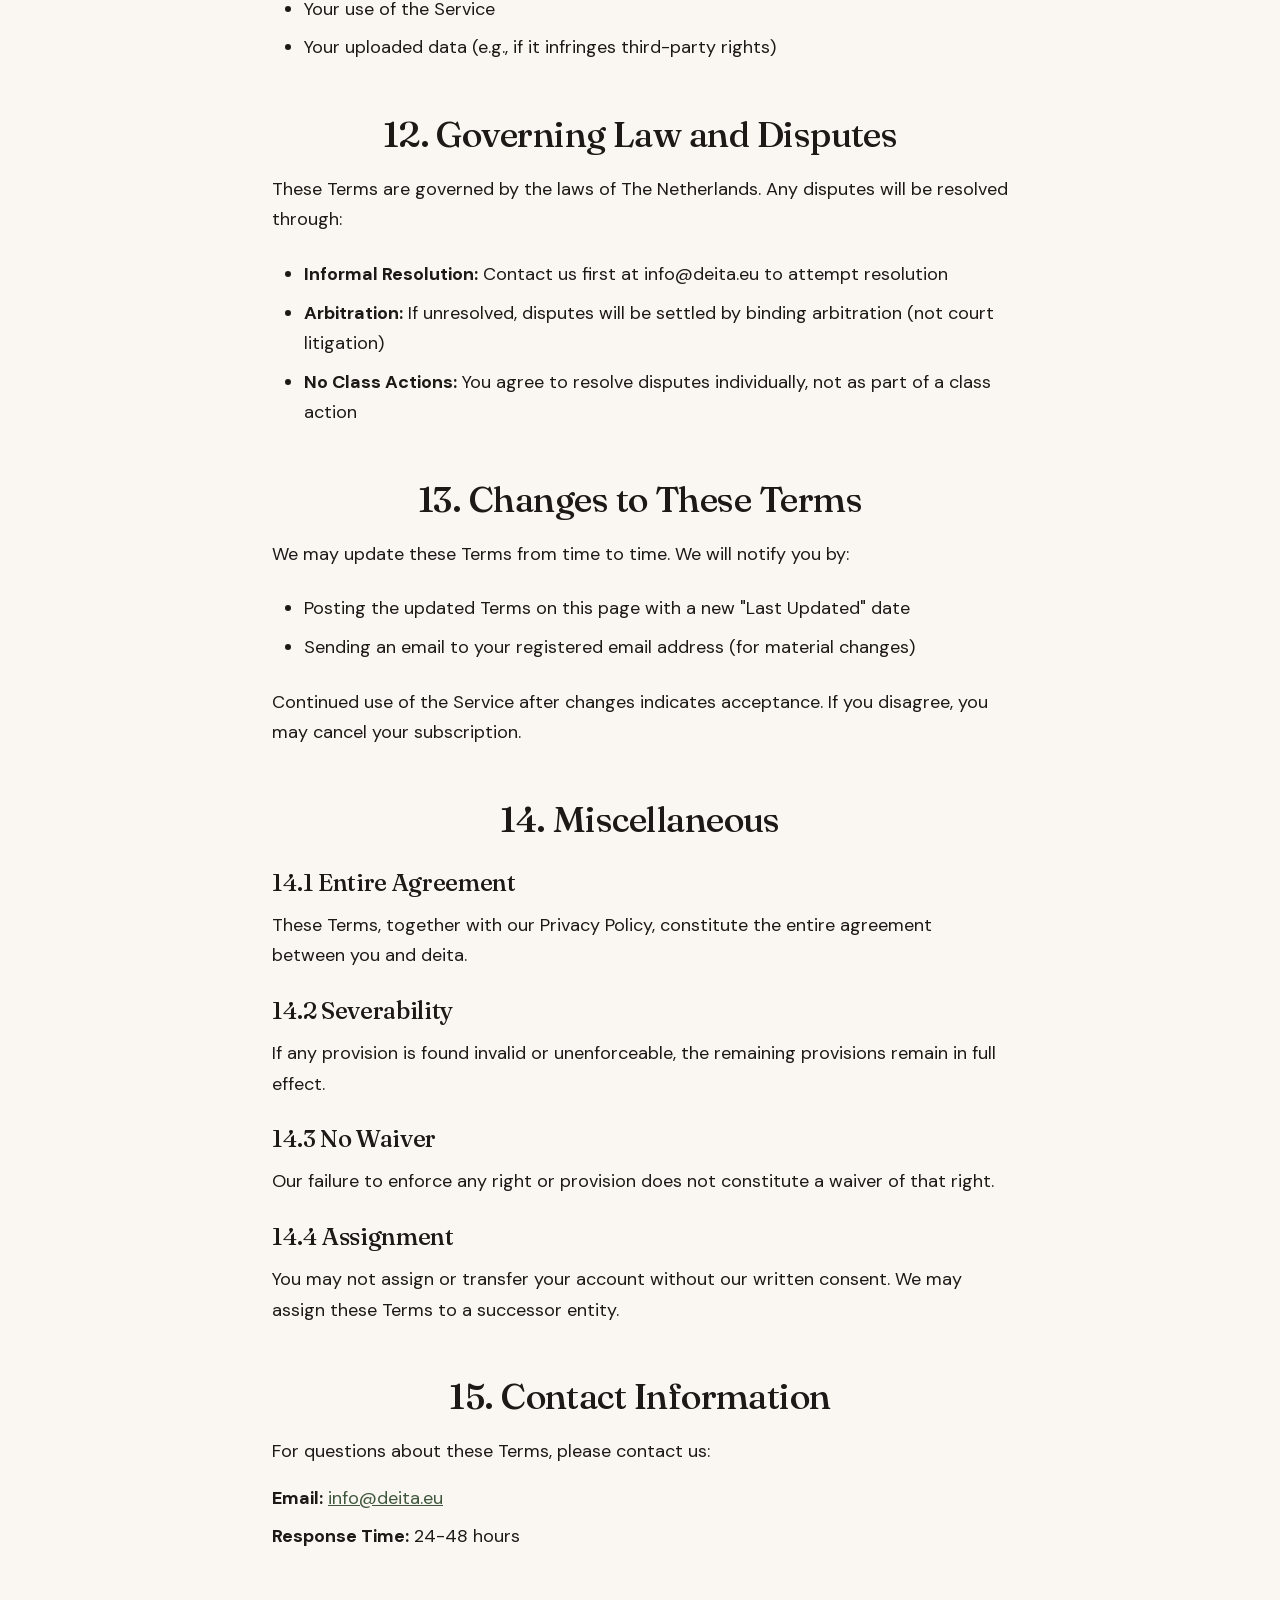
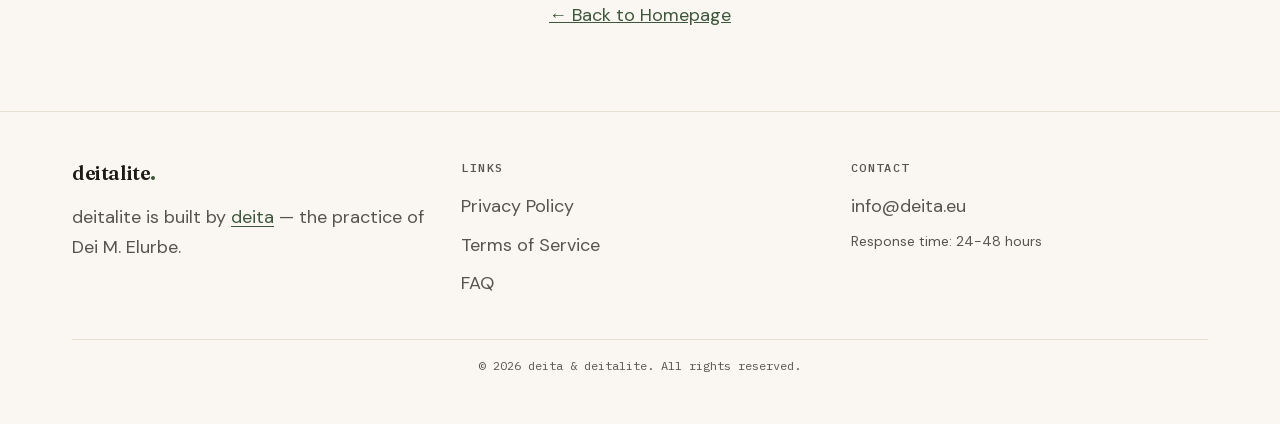
<file: terms.html>
<!DOCTYPE html>
<html lang="en">
<head>
  <meta charset="UTF-8">
  <meta name="viewport" content="width=device-width, initial-scale=1.0">
  <title>Terms of Service | deitalite</title>
  <meta name="description" content="Terms of Service for Deitalite restaurant forecasting service.">
  <link rel="canonical" href="https://deitalite.com/terms.html">
  <link rel="icon" type="image/png" href="favicon.png">
  <link rel="apple-touch-icon" href="favicon.png">
  <link rel="stylesheet" href="css/main.css">

</head>
<body>

  <!-- Header -->
  <header id="header">
    <div class="container">
      <a href="index.html" class="logo">deitalite</a>
      <a href="start.html" class="btn-primary">Get Started</a>
    </div>
  </header>

  <!-- Terms of Service Content -->
  <section style="padding: 80px 0;">
    <div class="container-narrow" style="max-width: 800px; text-align: left;">
      <h1 style="margin-bottom: 16px;">Terms of Service</h1>
      <p style="color: var(--color-gray-medium); margin-bottom: 32px;"><strong>Last Updated:</strong> February 2026</p>

      <p style="margin-bottom: 24px;">These Terms of Service ("Terms") govern your use of deitalite's restaurant demand forecasting service ("Service"). By subscribing to or using the Service, you agree to be bound by these Terms.</p>

      <h2 style="margin-top: 48px; margin-bottom: 16px;">1. Service Description</h2>
      <p style="margin-bottom: 24px;">deitalite provides a SaaS (Software as a Service) platform that generates daily sales forecasts for restaurants using machine learning models trained on your historical sales data combined with weather data. The Service includes:</p>
      <ul style="list-style: disc; padding-left: 32px; margin-bottom: 24px;">
        <li style="margin-bottom: 8px;">Custom model training based on your uploaded sales data</li>
        <li style="margin-bottom: 8px;">Automatic weather data integration from OpenMeteo API</li>
        <li style="margin-bottom: 8px;">Daily forecast emails delivered to your inbox every morning</li>
        <li style="margin-bottom: 8px;">Printable PDF attachments for kitchen display</li>
      </ul>

      <h2 style="margin-top: 48px; margin-bottom: 16px;">2. Eligibility</h2>
      <p style="margin-bottom: 24px;">To use the Service, you must:</p>
      <ul style="list-style: disc; padding-left: 32px; margin-bottom: 24px;">
        <li style="margin-bottom: 8px;">Be at least 18 years old</li>
        <li style="margin-bottom: 8px;">Represent a restaurant or food service business</li>
        <li style="margin-bottom: 8px;">Provide accurate information during signup</li>
        <li style="margin-bottom: 8px;">Comply with all applicable laws and regulations</li>
      </ul>

      <h2 style="margin-top: 48px; margin-bottom: 16px;">3. Account Registration and Access</h2>

      <h3 style="margin-top: 24px; margin-bottom: 12px;">3.1 Account Creation</h3>
      <p style="margin-bottom: 24px;">To access the Service, you must:</p>
      <ul style="list-style: disc; padding-left: 32px; margin-bottom: 24px;">
        <li style="margin-bottom: 8px;">Complete payment via Moneybird Payments</li>
        <li style="margin-bottom: 8px;">Fill out the onboarding questionnaire</li>
        <li style="margin-bottom: 8px;">Upload historical sales data (minimum 1 year recommended)</li>
      </ul>

      <h3 style="margin-top: 24px; margin-bottom: 12px;">3.2 Account Security</h3>
      <p style="margin-bottom: 24px;">You are responsible for:</p>
      <ul style="list-style: disc; padding-left: 32px; margin-bottom: 24px;">
        <li style="margin-bottom: 8px;">Keeping your registered email address up to date</li>
        <li style="margin-bottom: 8px;">All activities that occur under your account</li>
        <li style="margin-bottom: 8px;">Notifying us immediately of any unauthorized access or security breach</li>
      </ul>

      <h2 style="margin-top: 48px; margin-bottom: 16px;">4. Pricing and Payment</h2>

      <h3 style="margin-top: 24px; margin-bottom: 12px;">4.1 Subscription Fees</h3>
      <p style="margin-bottom: 16px;">Current pricing:</p>
      <ul style="list-style: disc; padding-left: 32px; margin-bottom: 24px;">
        <li style="margin-bottom: 8px;"><strong>1 service:</strong> €59/month</li>
        <li style="margin-bottom: 8px;"><strong>2 services:</strong> €79/month</li>
        <li style="margin-bottom: 8px;"><strong>3 services:</strong> €89/month</li>
      </ul>
      <p style="margin-bottom: 16px;">A "service" is a distinct operating period (e.g., lunch, dinner). Each service receives its own daily forecast email.</p>
      <p style="margin-bottom: 24px;">All prices are in EUR and exclude applicable taxes (VAT, sales tax, etc.).</p>

      <h3 style="margin-top: 24px; margin-bottom: 12px;">4.2 Payment Terms</h3>
      <ul style="list-style: disc; padding-left: 32px; margin-bottom: 24px;">
        <li style="margin-bottom: 8px;">Payment is due upfront for each 30-day period</li>
        <li style="margin-bottom: 8px;">Payments are processed securely via Moneybird Payments</li>
        <li style="margin-bottom: 8px;">There is no automatic renewal. You must manually renew for continued access.</li>
      </ul>

      <h3 style="margin-top: 24px; margin-bottom: 12px;">4.3 Refund Policy</h3>
      <ul style="list-style: disc; padding-left: 32px; margin-bottom: 24px;">
        <li style="margin-bottom: 8px;"><strong>No Refunds:</strong> All payments are non-refundable except in cases of service unavailability or material breach by deitalite</li>
        <li style="margin-bottom: 8px;"><strong>Service Issues:</strong> If the Service is unavailable for more than 48 consecutive hours due to our fault, you may request a prorated refund</li>
        <li style="margin-bottom: 8px;"><strong>Cancellation:</strong> You may cancel at any time, but you will retain access until the end of your current paid period (no partial refunds)</li>
      </ul>

      <h2 style="margin-top: 48px; margin-bottom: 16px;">5. Data Usage and Ownership</h2>

      <h3 style="margin-top: 24px; margin-bottom: 12px;">5.1 Your Data</h3>
      <p style="margin-bottom: 16px;">You retain full ownership of all sales data you upload. By using the Service, you grant deita a limited license to:</p>
      <ul style="list-style: disc; padding-left: 32px; margin-bottom: 24px;">
        <li style="margin-bottom: 8px;">Store and process your data to train forecasting models</li>
        <li style="margin-bottom: 8px;">Generate forecasts based on your data</li>
        <li style="margin-bottom: 8px;">Use anonymized, aggregated data for service improvements and research</li>
        <li style="margin-bottom: 8px;">deita will never sell or hand over your data to third parties</li>
      </ul>

      <h3 style="margin-top: 24px; margin-bottom: 12px;">5.2 Our Intellectual Property</h3>
      <p style="margin-bottom: 24px;">deita retains all rights to:</p>
      <ul style="list-style: disc; padding-left: 32px; margin-bottom: 24px;">
        <li style="margin-bottom: 8px;">The forecasting algorithms and machine learning models</li>
        <li style="margin-bottom: 8px;">The email templates, PDF formats, and delivery systems</li>
        <li style="margin-bottom: 8px;">Any documentation, branding, or materials provided</li>
      </ul>
      <p style="margin-bottom: 24px;">You may not reverse engineer, copy, or redistribute any part of the Service.</p>

      <h3 style="margin-top: 24px; margin-bottom: 12px;">5.3 Data Accuracy</h3>
      <p style="margin-bottom: 24px;">You represent and warrant that:</p>
      <ul style="list-style: disc; padding-left: 32px; margin-bottom: 24px;">
        <li style="margin-bottom: 8px;">You have the legal right to upload and share your sales data</li>
        <li style="margin-bottom: 8px;">The data you provide is accurate and complete to the best of your knowledge</li>
        <li style="margin-bottom: 8px;">Your data does not violate any third-party rights or applicable laws</li>
      </ul>

      <h2 style="margin-top: 48px; margin-bottom: 16px;">6. Acceptable Use</h2>
      <p style="margin-bottom: 16px;">You agree NOT to:</p>
      <ul style="list-style: disc; padding-left: 32px; margin-bottom: 24px;">
        <li style="margin-bottom: 8px;">Forward your forecast emails to unauthorized parties on a regular basis</li>
        <li style="margin-bottom: 8px;">Use the Service for any unlawful or fraudulent purpose</li>
        <li style="margin-bottom: 8px;">Attempt to hack, disrupt, or interfere with the Service</li>
        <li style="margin-bottom: 8px;">Upload malicious code, viruses, or harmful data</li>
        <li style="margin-bottom: 8px;">Resell, redistribute, or sublicense the Service without permission</li>
        <li style="margin-bottom: 8px;">Use automated tools to scrape, parse, or systematically redistribute forecast data</li>
      </ul>
      <p style="margin-bottom: 24px;">Violation of these terms may result in immediate account termination without refund.</p>

      <h2 style="margin-top: 48px; margin-bottom: 16px;">7. Service Availability and Limitations</h2>

      <h3 style="margin-top: 24px; margin-bottom: 12px;">7.1 Uptime</h3>
      <p style="margin-bottom: 24px;">We strive for 99% uptime but do not guarantee uninterrupted service. The Service may be temporarily unavailable due to:</p>
      <ul style="list-style: disc; padding-left: 32px; margin-bottom: 24px;">
        <li style="margin-bottom: 8px;">Scheduled maintenance (we will notify you in advance)</li>
        <li style="margin-bottom: 8px;">Technical issues or third-party service outages (e.g., hosting provider, weather API)</li>
        <li style="margin-bottom: 8px;">Force majeure events (natural disasters, pandemics, etc.)</li>
      </ul>

      <h3 style="margin-top: 24px; margin-bottom: 12px;">7.2 Forecast Accuracy</h3>
      <p style="margin-bottom: 24px;"><strong>IMPORTANT:</strong> Forecasts are estimates, not guarantees. We aim for 15-20% accuracy (80% of the time), but actual results may vary based on:</p>
      <ul style="list-style: disc; padding-left: 32px; margin-bottom: 24px;">
        <li style="margin-bottom: 8px;">Quality and quantity of your historical data</li>
        <li style="margin-bottom: 8px;">Unexpected events (e.g., extreme weather, construction works, pandemics, new competitors)</li>
        <li style="margin-bottom: 8px;">Weather forecast accuracy (we rely on OpenMeteo, a third-party service)</li>
      </ul>
      <p style="margin-bottom: 24px;"><strong>You use forecasts at your own risk. Although it is generally considered a good predictor, past performance is not indicative of future performance. deita is not liable for business decisions made based on our forecasts.</strong></p>

      <h2 style="margin-top: 48px; margin-bottom: 16px;">8. Termination</h2>

      <h3 style="margin-top: 24px; margin-bottom: 12px;">8.1 By You</h3>
      <p style="margin-bottom: 24px;">You may cancel your subscription at any time by contacting us at info@deita.eu. You will retain access until the end of your current paid period. No refunds for partial periods.</p>

      <h3 style="margin-top: 24px; margin-bottom: 12px;">8.2 By deita</h3>
      <p style="margin-bottom: 24px;">We reserve the right to suspend or terminate your account if:</p>
      <ul style="list-style: disc; padding-left: 32px; margin-bottom: 24px;">
        <li style="margin-bottom: 8px;">You violate these Terms</li>
        <li style="margin-bottom: 8px;">Payment fails or is disputed</li>
        <li style="margin-bottom: 8px;">We discontinue the Service (with 30 days' notice and prorated refund)</li>
      </ul>

      <h3 style="margin-top: 24px; margin-bottom: 12px;">8.3 Effects of Termination</h3>
      <p style="margin-bottom: 24px;">Upon termination:</p>
      <ul style="list-style: disc; padding-left: 32px; margin-bottom: 24px;">
        <li style="margin-bottom: 8px;">Your forecast emails stop immediately</li>
        <li style="margin-bottom: 8px;">Your sales data and models are deleted within 30 days (unless you request earlier deletion)</li>
        <li style="margin-bottom: 8px;">You may request a final export of your forecast data before deletion</li>
      </ul>

      <h2 style="margin-top: 48px; margin-bottom: 16px;">9. Disclaimer of Warranties</h2>
      <p style="margin-bottom: 24px;"><strong>THE SERVICE IS PROVIDED "AS IS" AND "AS AVAILABLE" WITHOUT WARRANTIES OF ANY KIND, EXPRESS OR IMPLIED.</strong></p>
      <p style="margin-bottom: 24px;">We disclaim all warranties, including but not limited to:</p>
      <ul style="list-style: disc; padding-left: 32px; margin-bottom: 24px;">
        <li style="margin-bottom: 8px;">Merchantability and fitness for a particular purpose</li>
        <li style="margin-bottom: 8px;">Accuracy, reliability, or completeness of forecasts</li>
        <li style="margin-bottom: 8px;">Uninterrupted or error-free service</li>
        <li style="margin-bottom: 8px;">Security or absence of viruses</li>
      </ul>

      <h2 style="margin-top: 48px; margin-bottom: 16px;">10. Limitation of Liability</h2>
      <p style="margin-bottom: 24px;"><strong>TO THE MAXIMUM EXTENT PERMITTED BY LAW, DEITA SHALL NOT BE LIABLE FOR:</strong></p>
      <ul style="list-style: disc; padding-left: 32px; margin-bottom: 24px;">
        <li style="margin-bottom: 8px;">Any indirect, incidental, consequential, or punitive damages</li>
        <li style="margin-bottom: 8px;">Loss of profits, revenue, data, or business opportunities</li>
        <li style="margin-bottom: 8px;">Decisions made based on our forecasts (e.g., overstocking, understaffing)</li>
        <li style="margin-bottom: 8px;">Third-party service failures (Moneybird Payments, OpenMeteo, Google Workspace)</li>
      </ul>
      <p style="margin-bottom: 24px;"><strong>IN NO EVENT SHALL OUR TOTAL LIABILITY EXCEED THE AMOUNT YOU PAID IN THE LAST 30 DAYS.</strong></p>

      <h2 style="margin-top: 48px; margin-bottom: 16px;">11. Indemnification</h2>
      <p style="margin-bottom: 24px;">You agree to indemnify and hold deita harmless from any claims, damages, or expenses arising from:</p>
      <ul style="list-style: disc; padding-left: 32px; margin-bottom: 24px;">
        <li style="margin-bottom: 8px;">Your violation of these Terms</li>
        <li style="margin-bottom: 8px;">Your use of the Service</li>
        <li style="margin-bottom: 8px;">Your uploaded data (e.g., if it infringes third-party rights)</li>
      </ul>

      <h2 style="margin-top: 48px; margin-bottom: 16px;">12. Governing Law and Disputes</h2>
      <p style="margin-bottom: 24px;">These Terms are governed by the laws of The Netherlands. Any disputes will be resolved through:</p>
      <ul style="list-style: disc; padding-left: 32px; margin-bottom: 24px;">
        <li style="margin-bottom: 8px;"><strong>Informal Resolution:</strong> Contact us first at info@deita.eu to attempt resolution</li>
        <li style="margin-bottom: 8px;"><strong>Arbitration:</strong> If unresolved, disputes will be settled by binding arbitration (not court litigation)</li>
        <li style="margin-bottom: 8px;"><strong>No Class Actions:</strong> You agree to resolve disputes individually, not as part of a class action</li>
      </ul>

      <h2 style="margin-top: 48px; margin-bottom: 16px;">13. Changes to These Terms</h2>
      <p style="margin-bottom: 24px;">We may update these Terms from time to time. We will notify you by:</p>
      <ul style="list-style: disc; padding-left: 32px; margin-bottom: 24px;">
        <li style="margin-bottom: 8px;">Posting the updated Terms on this page with a new "Last Updated" date</li>
        <li style="margin-bottom: 8px;">Sending an email to your registered email address (for material changes)</li>
      </ul>
      <p style="margin-bottom: 24px;">Continued use of the Service after changes indicates acceptance. If you disagree, you may cancel your subscription.</p>

      <h2 style="margin-top: 48px; margin-bottom: 16px;">14. Miscellaneous</h2>

      <h3 style="margin-top: 24px; margin-bottom: 12px;">14.1 Entire Agreement</h3>
      <p style="margin-bottom: 24px;">These Terms, together with our Privacy Policy, constitute the entire agreement between you and deita.</p>

      <h3 style="margin-top: 24px; margin-bottom: 12px;">14.2 Severability</h3>
      <p style="margin-bottom: 24px;">If any provision is found invalid or unenforceable, the remaining provisions remain in full effect.</p>

      <h3 style="margin-top: 24px; margin-bottom: 12px;">14.3 No Waiver</h3>
      <p style="margin-bottom: 24px;">Our failure to enforce any right or provision does not constitute a waiver of that right.</p>

      <h3 style="margin-top: 24px; margin-bottom: 12px;">14.4 Assignment</h3>
      <p style="margin-bottom: 24px;">You may not assign or transfer your account without our written consent. We may assign these Terms to a successor entity.</p>

      <h2 style="margin-top: 48px; margin-bottom: 16px;">15. Contact Information</h2>
      <p style="margin-bottom: 16px;">For questions about these Terms, please contact us:</p>
      <ul style="list-style: none; padding-left: 0; margin-bottom: 48px;">
        <li style="margin-bottom: 8px;"><strong>Email:</strong> <a href="mailto:info@deita.eu" style="color: var(--color-brand-green); text-decoration: underline;">info@deita.eu</a></li>
        <li style="margin-bottom: 8px;"><strong>Response Time:</strong> 24-48 hours</li>
      </ul>

      <p style="text-align: center; margin-top: 48px;">
        <a href="index.html" style="color: #3e573c; text-decoration: underline;">← Back to Homepage</a>
      </p>
    </div>
  </section>

  <!-- Footer -->
  <footer id="footer">
    <div class="container">
      <div class="footer-grid">
        <div class="footer-col">
          <h4 class="footer-wordmark">deitalite</h4>
          <p data-i18n="footer.tagline">deitalite is built by <a href="https://deita.eu" target="_blank" rel="noopener">deita</a> — the practice of Dei M. Elurbe.</p>
        </div>
        <div class="footer-col">
          <h4>Links</h4>
          <ul>
            <li><a href="privacy.html">Privacy Policy</a></li>
            <li><a href="terms.html">Terms of Service</a></li>
            <li><a href="index.html#faq">FAQ</a></li>
          </ul>
        </div>
        <div class="footer-col">
          <h4>Contact</h4>
          <p>info@deita.eu</p>
          <p class="footer-note">Response time: 24-48 hours</p>
        </div>
      </div>
      <div class="footer-bottom">
        <p>&copy; 2026 deita & deitalite. All rights reserved.</p>
      </div>
    </div>
  </footer>

  <!-- GoatCounter (privacy-friendly analytics) -->
  <script data-goatcounter="https://deitalite.goatcounter.com/count" async src="https://gc.zgo.at/count.js"></script>
</body>
</html>
</file>
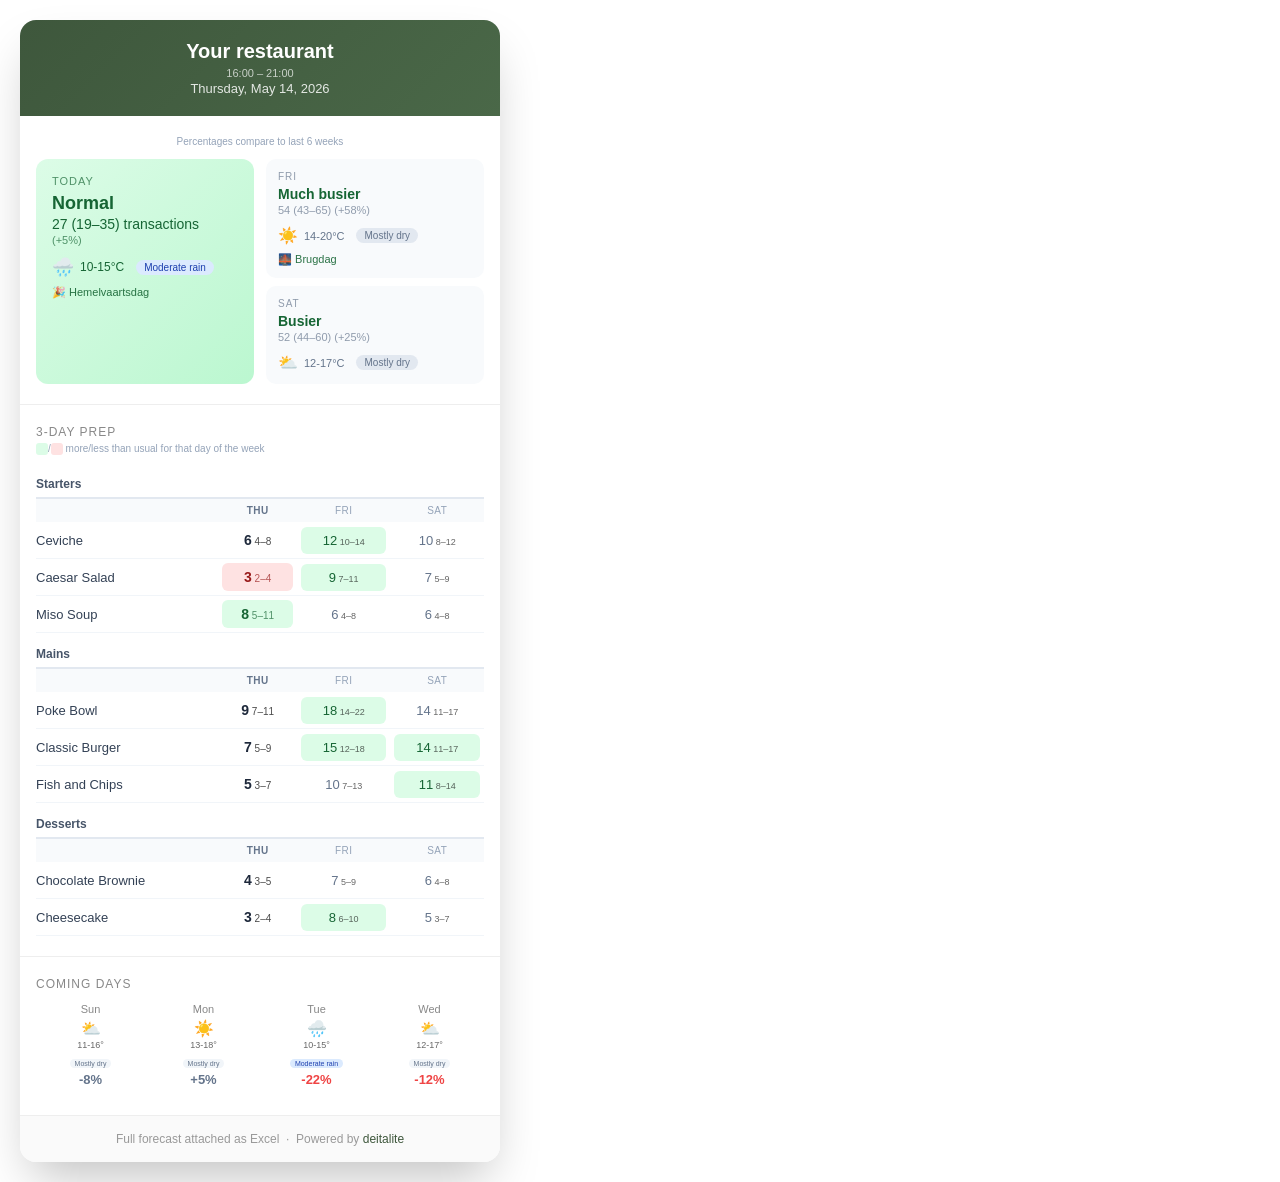
<file: assets/images/hero-mockup.html>
<!DOCTYPE html>
<html lang="en">
<head>
  <meta charset="UTF-8">
  <meta name="viewport" content="width=device-width, initial-scale=1.0">
  <title>deitalite Email Mockup</title>
  <style>
    * { margin: 0; padding: 0; box-sizing: border-box; }
    body {
      font-family: -apple-system, BlinkMacSystemFont, 'Segoe UI', Roboto, Helvetica, Arial, sans-serif;
      background: transparent;
      padding: 20px;
    }
    .email-card {
      max-width: 480px;
      background: #ffffff;
      border-radius: 16px;
      overflow: hidden;
      box-shadow: 0 25px 50px -12px rgba(0, 0, 0, 0.25);
    }
    .header {
      background: linear-gradient(135deg, #3e573c 0%, #4a6848 100%);
      padding: 20px 24px;
      text-align: center;
    }
    .header h1 {
      color: #ffffff;
      font-size: 20px;
      font-weight: 600;
      margin-bottom: 4px;
    }
    .header .service {
      color: rgba(255,255,255,0.7);
      font-size: 11px;
      margin-bottom: 2px;
    }
    .header .date {
      color: rgba(255,255,255,0.85);
      font-size: 13px;
    }

    /* 3-Day Forecast */
    .forecast-section {
      padding: 20px 16px;
      border-bottom: 1px solid #eee;
    }
    .forecast-hint {
      font-size: 10px;
      color: #94a3b8;
      text-align: center;
      margin-bottom: 12px;
    }
    .forecast-grid {
      display: grid;
      grid-template-columns: 1fr 1fr;
      gap: 12px;
    }
    .forecast-today {
      background: linear-gradient(135deg, #dcfce7 0%, #bbf7d0 100%);
      border-radius: 12px;
      padding: 16px;
    }
    .forecast-label {
      font-size: 11px;
      text-transform: uppercase;
      letter-spacing: 1px;
      color: #166534;
      opacity: 0.7;
      margin-bottom: 6px;
    }
    .forecast-status {
      font-size: 18px;
      font-weight: 700;
      color: #166534;
      margin-bottom: 2px;
    }
    .forecast-amount {
      font-size: 14px;
      color: #166534;
      margin-bottom: 2px;
    }
    .forecast-pct {
      font-size: 11px;
      color: #166534;
      opacity: 0.7;
      margin-bottom: 10px;
    }
    .weather-row {
      display: flex;
      align-items: center;
      gap: 6px;
      font-size: 12px;
      color: #166534;
    }
    .weather-icon {
      font-size: 18px;
    }
    .rain-badge {
      display: inline-block;
      padding: 2px 8px;
      background: rgba(255,255,255,0.6);
      color: #166534;
      font-size: 10px;
      border-radius: 10px;
      margin-left: 6px;
    }
    .event-row {
      margin-top: 8px;
      font-size: 11px;
      color: #166534;
      opacity: 0.9;
    }

    .forecast-secondary {
      display: flex;
      flex-direction: column;
      gap: 8px;
    }
    .forecast-small {
      background: #f8fafc;
      border-radius: 10px;
      padding: 12px;
    }
    .forecast-small .forecast-label {
      color: #64748b;
      font-size: 10px;
      margin-bottom: 4px;
    }
    .forecast-small .forecast-status {
      font-size: 14px;
      font-weight: 600;
      color: #334155;
      margin-bottom: 2px;
    }
    .forecast-small .forecast-pct {
      font-size: 11px;
      color: #64748b;
    }
    .forecast-small .weather-row {
      color: #64748b;
      font-size: 11px;
      margin-top: 6px;
    }
    .forecast-small .weather-icon {
      font-size: 16px;
    }
    .forecast-small .rain-badge {
      background: #e2e8f0;
      color: #64748b;
    }

    /* Prep Section */
    .prep-section {
      padding: 20px 16px;
      border-bottom: 1px solid #eee;
    }
    .section-title {
      font-size: 12px;
      text-transform: uppercase;
      letter-spacing: 1px;
      color: #888;
      margin-bottom: 4px;
    }
    .section-hint {
      font-size: 10px;
      color: #94a3b8;
      margin-bottom: 14px;
    }
    .color-swatch {
      display: inline-block;
      width: 12px;
      height: 12px;
      border-radius: 3px;
      vertical-align: middle;
    }

    .prep-table {
      width: 100%;
      border-collapse: collapse;
    }
    .prep-category {
      padding: 8px 0 6px 0;
      border-bottom: 2px solid #e2e8f0;
      font-size: 12px;
      font-weight: 600;
      color: #475569;
    }
    .prep-header {
      background: #f8fafc;
    }
    .prep-header td {
      padding: 6px 4px;
      font-size: 10px;
      text-transform: uppercase;
      letter-spacing: 0.5px;
      color: #94a3b8;
      text-align: center;
    }
    .prep-header td:first-child {
      text-align: left;
      padding-left: 0;
    }
    .prep-header td.today-col {
      color: #64748b;
      font-weight: 600;
    }
    .prep-row td {
      padding: 4px;
      border-bottom: 1px solid #f1f5f9;
      font-size: 13px;
    }
    .prep-row td:first-child {
      color: #334155;
      padding-left: 0;
    }
    .prep-row td:not(:first-child) {
      text-align: center;
      white-space: nowrap;
    }
    .cell-wrap {
      border-radius: 6px;
      padding: 6px 4px;
    }
    .cell-up {
      background-color: #dcfce7;
    }
    .cell-down {
      background-color: #fee2e2;
    }
    .qty-today {
      font-weight: 700;
      font-size: 14px;
    }
    .qty-today-up {
      color: #166534;
    }
    .qty-today-down {
      color: #991b1b;
    }
    .qty-today-normal {
      color: #1e293b;
    }
    .qty-range {
      font-size: 10px;
      opacity: 0.7;
    }
    .qty-other {
      font-weight: 500;
      font-size: 13px;
    }
    .qty-other-up {
      color: #166534;
    }
    .qty-other-down {
      color: #991b1b;
    }
    .qty-other-normal {
      color: #64748b;
    }
    .qty-range-light {
      font-size: 9px;
      opacity: 0.6;
    }

    /* Week Outlook */
    .week-section {
      padding: 20px 16px;
      border-bottom: 1px solid #eee;
    }
    .week-grid {
      display: grid;
      grid-template-columns: repeat(4, 1fr);
      gap: 4px;
      text-align: center;
    }
    .week-day {
      padding: 8px 4px;
    }
    .week-day-name {
      font-size: 11px;
      color: #888;
      margin-bottom: 4px;
    }
    .week-weather {
      font-size: 16px;
      margin-bottom: 2px;
    }
    .week-temp {
      font-size: 9px;
      color: #666;
      margin-bottom: 2px;
    }
    .week-rain {
      display: inline-block;
      padding: 1px 5px;
      font-size: 7px;
      border-radius: 6px;
      margin-bottom: 4px;
    }
    .week-pct {
      font-size: 13px;
      font-weight: 600;
    }
    .week-pct.up { color: #22c55e; }
    .week-pct.down { color: #ef4444; }
    .week-pct.normal { color: #64748b; }
    .week-event {
      font-size: 9px;
      margin-top: 2px;
    }

    /* Footer */
    .footer {
      padding: 16px;
      text-align: center;
      background: #fafafa;
    }
    .footer p {
      font-size: 12px;
      color: #999;
    }
    .footer a {
      color: #3e573c;
      text-decoration: none;
    }
  </style>
</head>
<body>
  <div class="email-card">

    <!-- Header -->
    <div class="header">
      <h1>Your restaurant</h1>
      <div class="service">16:00 – 21:00</div>
      <div class="date">Thursday, May 14, 2026</div>
    </div>

    <!-- 3-Day Forecast -->
    <div class="forecast-section">
      <div class="forecast-hint">Percentages compare to last 6 weeks</div>
      <div class="forecast-grid">

        <!-- Today -->
        <div class="forecast-today">
          <div class="forecast-label">Today</div>
          <div class="forecast-status">Normal</div>
          <div class="forecast-amount">27 (19–35) transactions</div>
          <div class="forecast-pct">(+5%)</div>
          <div class="weather-row">
            <span class="weather-icon">🌧️</span>
            <span>10-15°C</span>
            <span class="rain-badge" style="background:#dbeafe;color:#1e40af;">Moderate rain</span>
          </div>
          <div class="event-row">
            🎉 Hemelvaartsdag
          </div>
        </div>

        <!-- Tomorrow + Day After -->
        <div class="forecast-secondary">
          <div class="forecast-small">
            <div class="forecast-label">Fri</div>
            <div class="forecast-status" style="color:#166534;font-weight:700;">Much busier</div>
            <div class="forecast-pct">54 (43–65) (+58%)</div>
            <div class="weather-row">
              <span class="weather-icon">☀️</span>
              <span>14-20°C</span>
              <span class="rain-badge">Mostly dry</span>
            </div>
            <div class="event-row">🌉 Brugdag</div>
          </div>
          <div class="forecast-small">
            <div class="forecast-label">Sat</div>
            <div class="forecast-status" style="color:#166534;font-weight:700;">Busier</div>
            <div class="forecast-pct">52 (44–60) (+25%)</div>
            <div class="weather-row">
              <span class="weather-icon">⛅</span>
              <span>12-17°C</span>
              <span class="rain-badge">Mostly dry</span>
            </div>
          </div>
        </div>

      </div>
    </div>

    <!-- 3-Day Prep -->
    <div class="prep-section">
      <div class="section-title">3-Day Prep</div>
      <div class="section-hint">
        <span class="color-swatch" style="background:#dcfce7;"></span>/<span class="color-swatch" style="background:#fee2e2;"></span> more/less than usual for that day of the week
      </div>

      <table class="prep-table">
        <!-- Starters -->
        <tr><td colspan="4" class="prep-category">Starters</td></tr>
        <tr class="prep-header">
          <td></td>
          <td class="today-col">Thu</td>
          <td>Fri</td>
          <td>Sat</td>
        </tr>
        <tr class="prep-row">
          <td>Ceviche</td>
          <td>
            <div class="cell-wrap">
              <span class="qty-today qty-today-normal">6</span><span class="qty-range"> 4–8</span>
            </div>
          </td>
          <td>
            <div class="cell-wrap cell-up">
              <span class="qty-other qty-other-up">12</span><span class="qty-range-light"> 10–14</span>
            </div>
          </td>
          <td>
            <div class="cell-wrap">
              <span class="qty-other qty-other-normal">10</span><span class="qty-range-light"> 8–12</span>
            </div>
          </td>
        </tr>
        <tr class="prep-row">
          <td>Caesar Salad</td>
          <td>
            <div class="cell-wrap cell-down">
              <span class="qty-today qty-today-down">3</span><span class="qty-range qty-today-down"> 2–4</span>
            </div>
          </td>
          <td>
            <div class="cell-wrap cell-up">
              <span class="qty-other qty-other-up">9</span><span class="qty-range-light"> 7–11</span>
            </div>
          </td>
          <td>
            <div class="cell-wrap">
              <span class="qty-other qty-other-normal">7</span><span class="qty-range-light"> 5–9</span>
            </div>
          </td>
        </tr>
        <tr class="prep-row">
          <td>Miso Soup</td>
          <td>
            <div class="cell-wrap cell-up">
              <span class="qty-today qty-today-up">8</span><span class="qty-range qty-today-up"> 5–11</span>
            </div>
          </td>
          <td>
            <div class="cell-wrap">
              <span class="qty-other qty-other-normal">6</span><span class="qty-range-light"> 4–8</span>
            </div>
          </td>
          <td>
            <div class="cell-wrap">
              <span class="qty-other qty-other-normal">6</span><span class="qty-range-light"> 4–8</span>
            </div>
          </td>
        </tr>

        <!-- Mains -->
        <tr><td colspan="4" class="prep-category" style="padding-top:14px;">Mains</td></tr>
        <tr class="prep-header">
          <td></td>
          <td class="today-col">Thu</td>
          <td>Fri</td>
          <td>Sat</td>
        </tr>
        <tr class="prep-row">
          <td>Poke Bowl</td>
          <td>
            <div class="cell-wrap">
              <span class="qty-today qty-today-normal">9</span><span class="qty-range"> 7–11</span>
            </div>
          </td>
          <td>
            <div class="cell-wrap cell-up">
              <span class="qty-other qty-other-up">18</span><span class="qty-range-light"> 14–22</span>
            </div>
          </td>
          <td>
            <div class="cell-wrap">
              <span class="qty-other qty-other-normal">14</span><span class="qty-range-light"> 11–17</span>
            </div>
          </td>
        </tr>
        <tr class="prep-row">
          <td>Classic Burger</td>
          <td>
            <div class="cell-wrap">
              <span class="qty-today qty-today-normal">7</span><span class="qty-range"> 5–9</span>
            </div>
          </td>
          <td>
            <div class="cell-wrap cell-up">
              <span class="qty-other qty-other-up">15</span><span class="qty-range-light"> 12–18</span>
            </div>
          </td>
          <td>
            <div class="cell-wrap cell-up">
              <span class="qty-other qty-other-up">14</span><span class="qty-range-light"> 11–17</span>
            </div>
          </td>
        </tr>
        <tr class="prep-row">
          <td>Fish and Chips</td>
          <td>
            <div class="cell-wrap">
              <span class="qty-today qty-today-normal">5</span><span class="qty-range"> 3–7</span>
            </div>
          </td>
          <td>
            <div class="cell-wrap">
              <span class="qty-other qty-other-normal">10</span><span class="qty-range-light"> 7–13</span>
            </div>
          </td>
          <td>
            <div class="cell-wrap cell-up">
              <span class="qty-other qty-other-up">11</span><span class="qty-range-light"> 8–14</span>
            </div>
          </td>
        </tr>

        <!-- Desserts -->
        <tr><td colspan="4" class="prep-category" style="padding-top:14px;">Desserts</td></tr>
        <tr class="prep-header">
          <td></td>
          <td class="today-col">Thu</td>
          <td>Fri</td>
          <td>Sat</td>
        </tr>
        <tr class="prep-row">
          <td>Chocolate Brownie</td>
          <td>
            <div class="cell-wrap">
              <span class="qty-today qty-today-normal">4</span><span class="qty-range"> 3–5</span>
            </div>
          </td>
          <td>
            <div class="cell-wrap">
              <span class="qty-other qty-other-normal">7</span><span class="qty-range-light"> 5–9</span>
            </div>
          </td>
          <td>
            <div class="cell-wrap">
              <span class="qty-other qty-other-normal">6</span><span class="qty-range-light"> 4–8</span>
            </div>
          </td>
        </tr>
        <tr class="prep-row">
          <td>Cheesecake</td>
          <td>
            <div class="cell-wrap">
              <span class="qty-today qty-today-normal">3</span><span class="qty-range"> 2–4</span>
            </div>
          </td>
          <td>
            <div class="cell-wrap cell-up">
              <span class="qty-other qty-other-up">8</span><span class="qty-range-light"> 6–10</span>
            </div>
          </td>
          <td>
            <div class="cell-wrap">
              <span class="qty-other qty-other-normal">5</span><span class="qty-range-light"> 3–7</span>
            </div>
          </td>
        </tr>
      </table>
    </div>

    <!-- Week Outlook -->
    <div class="week-section">
      <div class="section-title">Coming Days</div>
      <div class="week-grid">
        <div class="week-day">
          <div class="week-day-name">Sun</div>
          <div class="week-weather">⛅</div>
          <div class="week-temp">11-16°</div>
          <div class="week-rain" style="background:#f1f5f9;color:#64748b;">Mostly dry</div>
          <div class="week-pct normal">-8%</div>
        </div>
        <div class="week-day">
          <div class="week-day-name">Mon</div>
          <div class="week-weather">☀️</div>
          <div class="week-temp">13-18°</div>
          <div class="week-rain" style="background:#f1f5f9;color:#64748b;">Mostly dry</div>
          <div class="week-pct normal">+5%</div>
        </div>
        <div class="week-day">
          <div class="week-day-name">Tue</div>
          <div class="week-weather">🌧️</div>
          <div class="week-temp">10-15°</div>
          <div class="week-rain" style="background:#dbeafe;color:#1e40af;">Moderate rain</div>
          <div class="week-pct down">-22%</div>
        </div>
        <div class="week-day">
          <div class="week-day-name">Wed</div>
          <div class="week-weather">⛅</div>
          <div class="week-temp">12-17°</div>
          <div class="week-rain" style="background:#f1f5f9;color:#64748b;">Mostly dry</div>
          <div class="week-pct down">-12%</div>
        </div>
      </div>
    </div>

    <!-- Footer -->
    <div class="footer">
      <p>Full forecast attached as Excel &nbsp;·&nbsp; Powered by <a href="#">deitalite</a></p>
    </div>

  </div>
</body>
</html>
</file>
<file: css/main.css>
/* ===================================
   Deitalite Landing Page Styles
   ================================= */

/* 0. Self-hosted fonts (latin subset) */
@font-face {
  font-family: 'DM Sans';
  font-style: normal;
  font-weight: 100 1000;
  font-display: swap;
  src: url('../fonts/dm-sans-latin.woff2') format('woff2');
  unicode-range: U+0000-00FF, U+0131, U+0152-0153, U+02BB-02BC, U+02C6, U+02DA, U+02DC, U+0304, U+0308, U+0329, U+2000-206F, U+20AC, U+2122, U+2191, U+2193, U+2212, U+2215, U+FEFF, U+FFFD;
}
@font-face {
  font-family: 'Fraunces';
  font-style: normal;
  font-weight: 400 700;
  font-display: swap;
  src: url('../fonts/fraunces-latin-normal.woff2') format('woff2');
  unicode-range: U+0000-00FF, U+0131, U+0152-0153, U+02BB-02BC, U+02C6, U+02DA, U+02DC, U+0304, U+0308, U+0329, U+2000-206F, U+20AC, U+2122, U+2191, U+2193, U+2212, U+2215, U+FEFF, U+FFFD;
}
@font-face {
  font-family: 'IBM Plex Mono';
  font-style: normal;
  font-weight: 400;
  font-display: swap;
  src: url('../fonts/ibm-plex-mono-latin-400.woff2') format('woff2');
  unicode-range: U+0000-00FF, U+0131, U+0152-0153, U+02BB-02BC, U+02C6, U+02DA, U+02DC, U+0304, U+0308, U+0329, U+2000-206F, U+20AC, U+2122, U+2191, U+2193, U+2212, U+2215, U+FEFF, U+FFFD;
}
@font-face {
  font-family: 'IBM Plex Mono';
  font-style: normal;
  font-weight: 500;
  font-display: swap;
  src: url('../fonts/ibm-plex-mono-latin-500.woff2') format('woff2');
  unicode-range: U+0000-00FF, U+0131, U+0152-0153, U+02BB-02BC, U+02C6, U+02DA, U+02DC, U+0304, U+0308, U+0329, U+2000-206F, U+20AC, U+2122, U+2191, U+2193, U+2212, U+2215, U+FEFF, U+FFFD;
}

/* 1. CSS Variables (Design Tokens) */
:root {
  /* Colors */
  --color-brand-green: #3e573c;
  --color-brand-green-dark: #2c3f2b;
  --color-brand-green-light: rgba(62, 87, 60, 0.08);
  --color-accent-gold: #c9a961;
  --color-accent-gold-light: rgba(201, 169, 97, 0.12);
  --color-white: #ffffff;
  --color-paper: #FAF7F2;
  --color-off-white: #F3EFE7;
  --color-hairline: #E7E0D5;
  --color-success: var(--color-brand-green);
  --color-dark-text: #1C1917;
  --color-gray-medium: #57534E;
  --color-gray-light: #E7E0D5;

  /* Email mockup palette */
  --em-green-bg: #dcfce7;
  --em-green-bg-gradient: #bbf7d0;
  --em-green-text: #166534;
  --em-red-bg: #fee2e2;
  --em-red-text: #991b1b;
  --em-amber-bg: #fef3c7;
  --em-amber-text: #92400e;
  --em-slate-50: #f8fafc;
  --em-slate-100: #f1f5f9;
  --em-slate-200: #e2e8f0;
  --em-slate-300: #cbd5e1;
  --em-slate-400: #94a3b8;
  --em-slate-500: #64748b;
  --em-slate-600: #475569;
  --em-slate-700: #334155;
  --em-slate-800: #1e293b;
  --em-neutral-50: #fafafa;
  --em-neutral-400: #999;
  --em-neutral-500: #888;
  --em-neutral-600: #666;
  --em-border: #eee;

  /* Typography */
  --font-family: 'DM Sans', 'Helvetica Neue', Arial, sans-serif;
  --font-family-serif: 'Fraunces', Georgia, 'Times New Roman', serif;
  --font-family-mono: 'IBM Plex Mono', ui-monospace, 'SFMono-Regular', Menlo, monospace;
  --font-size-h1: clamp(2rem, 1.5rem + 2vw, 3rem);
  --font-size-h2: clamp(1.75rem, 1.25rem + 1.5vw, 2.25rem);
  --font-size-h3: clamp(1.25rem, 1rem + 0.75vw, 1.5rem);
  --font-size-body: 18px;
  --font-size-body-large: 20px;
  --font-size-small: 14px;

  /* Spacing */
  --spacing-xs: 8px;
  --spacing-sm: 16px;
  --spacing-md: 24px;
  --spacing-lg: 32px;
  --spacing-xl: 48px;
  --spacing-2xl: 64px;
  --spacing-3xl: 80px;

  /* Layout */
  --container-max-width: 1200px;
  --container-narrow: 800px;

  /* Border radius */
  --radius-sm: 2px;
  --radius-md: 3px;

  /* Shadows: reserved for the email mockup only */
  --shadow-card: none;
  --shadow-button: none;
  --shadow-mockup: 0 1px 2px rgba(28, 25, 23, 0.06), 0 8px 24px rgba(28, 25, 23, 0.08);

  /* Motion */
  --ease-out-quart: cubic-bezier(0.25, 1, 0.5, 1);
  --transition-fast: 0.2s var(--ease-out-quart);
  --transition-normal: 0.3s var(--ease-out-quart);
}

/* 2. CSS Reset */
*, *::before, *::after {
  box-sizing: border-box;
  margin: 0;
  padding: 0;
}

html {
  scroll-behavior: smooth;
}

body {
  font-family: var(--font-family);
  font-size: var(--font-size-body);
  line-height: 1.7;
  color: var(--color-dark-text);
  background-color: var(--color-paper);
}

img {
  max-width: 100%;
  height: auto;
  display: block;
}

a {
  text-decoration: none;
  color: inherit;
}

ul {
  list-style: none;
}

/* 3. Typography */
h1, h2, h3, h4 {
  line-height: 1.3;
  font-weight: 700;
  color: var(--color-dark-text);
}

h1, h2, h3 {
  font-family: var(--font-family-serif);
  font-optical-sizing: auto;
  font-weight: 500;
  letter-spacing: -0.015em;
}

h1 {
  font-size: var(--font-size-h1);
  line-height: 1.2;
}

h2 {
  font-size: var(--font-size-h2);
  margin-bottom: var(--spacing-md);
  text-align: center;
}

h3 {
  font-size: var(--font-size-h3);
  margin-bottom: var(--spacing-sm);
}

/* 4. Layout Utilities */
.container {
  max-width: var(--container-max-width);
  margin: 0 auto;
  padding: 0 var(--spacing-lg);
}

.container-narrow {
  max-width: var(--container-narrow);
  margin: 0 auto;
  padding: 0 var(--spacing-lg);
  text-align: center;
}

section {
  padding: var(--spacing-3xl) 0;
}

section + section {
  border-top: 1px solid var(--color-hairline);
}

/* Dark statement bands divide themselves — no hairline needed */
section + #problem,
section + #final-cta,
#problem + section {
  border-top: none;
}

/* 5. Buttons */
.btn-primary {
  display: inline-block;
  background-color: var(--color-brand-green);
  color: var(--color-white);
  font-family: var(--font-family-mono);
  font-size: 13px;
  font-weight: 500;
  text-transform: uppercase;
  letter-spacing: 0.09em;
  padding: var(--spacing-sm) var(--spacing-lg);
  border-radius: var(--radius-sm);
  border: 1px solid var(--color-brand-green);
  cursor: pointer;
  transition: background-color var(--transition-normal), border-color var(--transition-normal);
}

.btn-primary:hover {
  background-color: var(--color-brand-green-dark);
  border-color: var(--color-brand-green-dark);
}

.btn-secondary {
  display: inline-block;
  background-color: transparent;
  color: var(--color-dark-text);
  font-family: var(--font-family-mono);
  font-size: 13px;
  font-weight: 500;
  text-transform: uppercase;
  letter-spacing: 0.09em;
  padding: var(--spacing-sm) var(--spacing-lg);
  border-radius: var(--radius-sm);
  text-decoration: none;
  cursor: pointer;
  border: 1px solid var(--color-hairline);
  transition: border-color var(--transition-normal), color var(--transition-normal);
}

.btn-secondary:hover {
  border-color: var(--color-brand-green);
  color: var(--color-brand-green);
}

/* Conversion CTAs keep physical size; mono face carries the kinship */
.btn-large {
  font-size: 14px;
  padding: 18px 36px;
}

.btn-xlarge {
  font-size: 15px;
  padding: 20px 40px;
}

/* 6. Header (Sticky) */
#header {
  position: sticky;
  top: 0;
  background-color: var(--color-white);
  border-bottom: 1px solid var(--color-gray-light);
  padding: var(--spacing-sm) 0;
  z-index: 1000;
}

#header .container {
  display: flex;
  justify-content: space-between;
  align-items: center;
}

.logo {
  font-family: var(--font-family-serif);
  font-optical-sizing: auto;
  font-size: 26px;
  font-weight: 600;
  letter-spacing: -0.02em;
  color: var(--color-dark-text);
  line-height: 1;
  transition: color var(--transition-fast);
}

/* Family signature: the brand-green full stop (matches deita.eu) */
.logo::after {
  content: ".";
  color: var(--color-brand-green);
}

.logo:hover {
  color: var(--color-brand-green);
}

.footer-wordmark {
  font-family: var(--font-family-serif);
  font-optical-sizing: auto;
  font-weight: 600;
  font-size: 20px;
  letter-spacing: -0.02em;
}

.footer-wordmark::after {
  content: ".";
  color: var(--color-brand-green);
}

/* 6.5. Header Right Section (Language + CTA) */
.header-right {
  display: flex;
  align-items: center;
  gap: var(--spacing-sm);
}

.header-link {
  color: var(--color-gray-medium);
  font-family: var(--font-family-mono);
  text-transform: uppercase;
  letter-spacing: 0.08em;
  font-size: 12px;
  font-weight: 500;
  text-decoration: none;
  padding: 8px 12px;
  border-radius: var(--radius-sm);
  transition: color var(--transition-fast), background-color var(--transition-fast);
}

.header-link:hover {
  color: var(--color-brand-green);
  background-color: var(--color-off-white);
}

/* Start page specific styles */
#start-hero .hero-subheadline {
  margin-top: var(--spacing-md);
  margin-bottom: var(--spacing-md);
  color: var(--color-gray-medium);
  font-size: var(--font-size-body-large);
}

.start-badge {
  display: inline-block;
  margin-top: var(--spacing-sm);
  padding: 6px 12px;
  border-radius: 999px;
  background-color: var(--color-gray-light);
  color: var(--color-dark-text);
  font-family: var(--font-family-mono);
  font-size: 12px;
  letter-spacing: 0.02em;
}

.start-grid {
  display: grid;
  grid-template-columns: repeat(2, minmax(0, 1fr));
  gap: var(--spacing-lg);
  align-items: flex-start;
}

.start-card {
  background-color: var(--color-white);
  border-radius: var(--radius-md);
  padding: var(--spacing-lg);
  border: 1px solid var(--color-hairline);
  text-align: left;
}

.start-card h2 {
  text-align: left;
  margin-bottom: var(--spacing-sm);
}

.start-list {
  list-style: disc;
  padding-left: var(--spacing-lg);
  color: var(--color-dark-text);
}

.start-list li {
  margin-bottom: var(--spacing-sm);
}

#start-steps .steps-grid {
  margin-top: var(--spacing-lg);
}

.start-note {
  margin-top: var(--spacing-lg);
  color: var(--color-gray-medium);
}

#start-steps .hero-cta-buttons {
  justify-content: center;
  margin-top: var(--spacing-lg);
}

/* Utility: visually hidden (accessible labels) */
.sr-only {
  position: absolute;
  width: 1px;
  height: 1px;
  padding: 0;
  margin: -1px;
  overflow: hidden;
  clip: rect(0, 0, 0, 0);
  white-space: nowrap;
  border-width: 0;
}

/* WhatsApp floating button */
.whatsapp-float {
  position: fixed;
  bottom: 24px;
  right: 24px;
  width: 56px;
  height: 56px;
  background-color: #25d366;
  border-radius: 50%;
  display: flex;
  align-items: center;
  justify-content: center;
  color: var(--color-white);
  box-shadow: 0 4px 12px rgba(0, 0, 0, 0.15);
  z-index: 1000;
  transition: transform var(--transition-normal) var(--ease-out-quart), box-shadow var(--transition-normal), opacity 0.3s ease;
}

/* Hidden until user scrolls (JS adds .visible) */
.whatsapp-float.hidden-until-scroll {
  opacity: 0;
  pointer-events: none;
}

.whatsapp-float.hidden-until-scroll.visible {
  opacity: 1;
  pointer-events: auto;
}

.whatsapp-float svg {
  width: 28px;
  height: 28px;
}

.whatsapp-float:hover {
  transform: scale(1.08);
  box-shadow: 0 6px 20px rgba(0, 0, 0, 0.2);
}

.start-form-container {
  margin-top: var(--spacing-xl);
  padding: var(--spacing-lg);
  background-color: var(--color-off-white);
  border-radius: var(--radius-md);
  border: 1px solid var(--color-gray-light);
}

.start-form-heading {
  margin: 0 0 var(--spacing-md) 0;
  font-weight: 600;
  color: var(--color-dark-text);
}

.start-risk {
  margin-top: var(--spacing-md);
  text-align: center;
}

.start-risk p {
  margin: 0;
  font-size: var(--font-size-small);
  color: var(--color-gray-medium);
}

.start-faq-section {
  padding: var(--spacing-xl) 0;
}

.start-faq-title {
  font-size: var(--font-size-h3);
  margin-bottom: var(--spacing-lg);
}

.start-faq-list {
  text-align: left;
}

.start-faq-item {
  margin-bottom: var(--spacing-md);
}

.start-faq-item:last-child {
  margin-bottom: 0;
}

.start-faq-question {
  margin: 0 0 4px 0;
}

.start-faq-answer {
  margin: 0;
  color: var(--color-gray-medium);
}

@media (max-width: 768px) {
  .start-grid {
    grid-template-columns: 1fr;
  }

  /* === Start page mobile: surface the form fast === */

  /* Hide "Back to overview" button — just takes space */
  .header-right .btn-secondary {
    display: none;
  }

  /* Tighten start hero padding */
  #start-hero {
    padding-top: var(--spacing-md);
    padding-bottom: var(--spacing-sm);
  }

  /* Collapse info cards on mobile — visitor already read this on homepage */
  #start-what-you-get {
    display: none;
  }

  /* Tighten steps section */
  #start-steps {
    padding-top: var(--spacing-md);
  }
}

/* Language Selector */
.language-selector {
  position: relative;
  display: inline-block;
}

.lang-button {
  display: flex;
  align-items: center;
  gap: 6px;
  padding: 8px 12px;
  background-color: transparent;
  border: 1px solid var(--color-gray-light);
  border-radius: var(--radius-sm);
  cursor: pointer;
  font-family: var(--font-family-mono);
  font-size: 12px;
  color: var(--color-dark-text);
  transition: border-color var(--transition-fast), background-color var(--transition-fast);
}

.lang-button:hover,
.lang-button:focus-visible {
  border-color: var(--color-brand-green);
  background-color: var(--color-off-white);
  outline: none;
}

.lang-icon {
  width: 18px;
  height: 18px;
  color: var(--color-gray-medium);
}

.chevron-icon {
  width: 16px;
  height: 16px;
  color: var(--color-gray-medium);
  transition: transform var(--transition-fast);
}

.language-selector.open .chevron-icon {
  transform: rotate(180deg);
}

#current-lang {
  font-weight: 500;
}

/* Language Dropdown */
.lang-dropdown {
  position: absolute;
  top: calc(100% + 8px);
  right: 0;
  background-color: var(--color-white);
  border: 1px solid var(--color-gray-light);
  border-radius: var(--radius-md);
  box-shadow: var(--shadow-card);
  min-width: 180px;
  opacity: 0;
  visibility: hidden;
  transform: translateY(-10px);
  transition: opacity var(--transition-fast), visibility var(--transition-fast), transform var(--transition-fast);
  z-index: 1001;
}

.language-selector.open .lang-dropdown {
  opacity: 1;
  visibility: visible;
  transform: translateY(0);
}

.lang-option {
  display: flex;
  align-items: center;
  gap: 10px;
  padding: 12px 16px;
  cursor: pointer;
  transition: background-color var(--transition-fast);
  font-family: var(--font-family-mono);
  font-size: 12px;
}

.lang-option:first-child {
  border-radius: var(--radius-md) var(--radius-md) 0 0;
}

.lang-option:last-child {
  border-radius: 0 0 var(--radius-md) var(--radius-md);
}

.lang-option:hover {
  background-color: var(--color-off-white);
}

.lang-option.active {
  background-color: var(--color-off-white);
  font-weight: 600;
  color: var(--color-brand-green);
}

.lang-flag {
  font-size: 20px;
  line-height: 1;
}

.lang-name {
  flex: 1;
}

/* Mobile adjustments for language selector */
@media (max-width: 768px) {
  .header-right {
    gap: 8px;
  }

  .header-link {
    display: none;
  }

  .lang-button {
    padding: 6px 10px;
    font-size: 12px;
  }

  .lang-icon {
    width: 16px;
    height: 16px;
  }

  #current-lang {
    display: none;
  }

  .lang-dropdown {
    right: 0;
    left: auto;
  }
}

/* Proof section */
.proof-subtitle {
  text-align: center;
  color: var(--color-gray-medium);
  margin-bottom: var(--spacing-xl);
}

.proof-callouts {
  display: grid;
  grid-template-columns: repeat(3, 1fr);
  gap: var(--spacing-lg);
  margin-top: var(--spacing-xl);
}

.proof-callout {
  text-align: center;
}

.proof-callout-icon {
  font-size: 32px;
  margin-bottom: var(--spacing-xs);
}

.proof-callout h4 {
  margin-bottom: var(--spacing-xs);
}

.proof-callout p {
  color: var(--color-gray-medium);
  font-size: var(--font-size-small);
  text-align: left;
}

.demo-form-container {
  margin-top: var(--spacing-xl);
  text-align: center;
}

.demo-form-prominent {
  background: var(--color-white);
  border: 1px solid var(--color-hairline);
  border-radius: var(--radius-md);
  padding: var(--spacing-lg) var(--spacing-xl);
  max-width: 540px;
  margin: var(--spacing-xl) auto 0;
}

.demo-form-title {
  margin-bottom: var(--spacing-sm);
  color: var(--color-dark-text);
  font-weight: 600;
  font-size: 1.15rem;
}

.demo-form-subtitle {
  margin-bottom: var(--spacing-md);
  color: var(--color-gray-medium);
  font-size: var(--font-size-small);
}

.demo-tally-wrap {
  max-width: 480px;
  margin: 0 auto;
}

/* 7. USP Banner */
#usp-banner {
  background-color: transparent;
  color: var(--color-gray-medium);
  padding: 10px 0;
  border-bottom: 1px solid var(--color-hairline);
}

.usp-items {
  display: flex;
  justify-content: center;
  align-items: center;
  gap: var(--spacing-xl);
  flex-wrap: wrap;
}

.usp-item {
  display: flex;
  align-items: center;
  font-family: var(--font-family-mono);
  font-size: 11px;
  font-weight: 500;
  text-transform: uppercase;
  letter-spacing: 0.1em;
}

/* 8. Hero Section */
#hero {
  padding: var(--spacing-2xl) 0;
}

#hero .container {
  display: flex;
  flex-direction: row;
  align-items: flex-start;
  gap: var(--spacing-2xl);
}

.hero-content {
  flex: 1;
  max-width: 540px;
}

.hero-visual {
  flex: 0 0 auto;
  width: 420px;
}

.hero-content h1 {
  margin-bottom: var(--spacing-md);
}

.hero-subheadline {
  font-size: var(--font-size-body-large);
  margin-bottom: var(--spacing-lg);
  color: var(--color-dark-text);
}

.hero-benefits {
  list-style: none;
  margin: var(--spacing-lg) 0;
  padding: 0;
}

.hero-benefits li {
  font-size: var(--font-size-body);
  color: var(--color-dark-text);
  margin-bottom: var(--spacing-sm);
  padding-left: var(--spacing-lg);
  position: relative;
}

.hero-benefits li::before {
  content: "✓";
  position: absolute;
  left: 0;
  color: var(--color-success);
  font-weight: 700;
  font-size: 20px;
}

.hero-cta-buttons {
  display: flex;
  gap: var(--spacing-md);
  margin-bottom: var(--spacing-sm);
}

.hero-trust-signal {
  font-family: var(--font-family-mono);
  font-size: 12px;
  letter-spacing: 0.02em;
  color: var(--color-gray-medium);
  margin-top: var(--spacing-sm);
  background-color: var(--color-accent-gold-light);
  padding: var(--spacing-xs) var(--spacing-sm);
  border-radius: var(--radius-sm);
  display: inline-block;
}

.hero-visual img {
  border-radius: var(--radius-md);
  box-shadow: var(--shadow-card);
  width: 100%;
  max-width: 900px;
}

/* Email Mockup Component */
.email-mockup {
  max-width: 420px;
  font-family: -apple-system, BlinkMacSystemFont, 'Segoe UI', Roboto, Helvetica, Arial, sans-serif;
}

/* Center mockup in proof section, not in hero */
#proof .email-mockup {
  margin: 0 auto;
}

/* Compact mockup for hero */
.email-mockup-compact {
  position: relative;
}

.email-mockup .email-card {
  background: var(--color-white);
  border-radius: 6px;
  overflow: hidden;
  border: 1px solid var(--color-hairline);
  box-shadow: var(--shadow-mockup);
}

.email-mockup .em-header {
  background: linear-gradient(135deg, var(--color-brand-green) 0%, #4a6848 100%);
  padding: 16px 20px;
  text-align: center;
}

.email-mockup .em-header h2 {
  font-family: var(--font-family);
  color: var(--color-white);
  font-size: 18px;
  font-weight: 600;
  margin: 0 0 4px 0;
}

.email-mockup .em-header .em-service {
  color: rgba(255,255,255,0.7);
  font-size: 11px;
  margin-bottom: 2px;
}

.email-mockup .em-header .em-date {
  color: rgba(255,255,255,0.85);
  font-size: 12px;
}

/* Forecast Section */
.email-mockup .em-forecast {
  padding: 16px 14px;
  border-bottom: 1px solid var(--em-border);
}

.email-mockup .em-forecast-hint {
  font-size: 9px;
  color: var(--em-slate-400);
  text-align: center;
  margin-bottom: 10px;
}

.email-mockup .em-forecast-grid {
  display: grid;
  grid-template-columns: 1fr 1fr;
  gap: 10px;
}

.email-mockup .em-today {
  background: linear-gradient(135deg, var(--em-green-bg) 0%, var(--em-green-bg-gradient) 100%);
  border-radius: 10px;
  padding: 14px;
}

.email-mockup .em-today.em-card-normal {
  background: var(--em-slate-50);
}

.email-mockup .em-today.em-card-normal .em-label {
  color: var(--em-slate-500);
}

.email-mockup .em-today.em-card-normal .em-status {
  color: var(--em-slate-700);
}

.email-mockup .em-today.em-card-normal .em-amount,
.email-mockup .em-today.em-card-normal .em-pct {
  color: var(--em-slate-500);
}

.email-mockup .em-today.em-card-normal .em-weather {
  color: var(--em-slate-500);
}

.email-mockup .em-today.em-card-normal .em-event {
  color: var(--em-slate-500);
}

.email-mockup .em-small.em-card-much-busier {
  background: linear-gradient(135deg, var(--em-green-bg) 0%, var(--em-green-bg-gradient) 100%);
}

.email-mockup .em-small.em-card-much-busier .em-label {
  color: var(--em-green-text);
}

.email-mockup .em-small.em-card-much-busier .em-pct {
  color: var(--em-green-text);
}

.email-mockup .em-small.em-card-much-busier .em-weather {
  color: var(--em-green-text);
}

.email-mockup .em-small.em-card-much-busier .em-event {
  color: var(--em-green-text);
}

.email-mockup .em-small.em-card-much-busier .em-rain-badge {
  background: rgba(255,255,255,0.6);
  color: var(--em-green-text);
}

.email-mockup .em-small.em-card-busier {
  background: linear-gradient(135deg, #f0fdf4 0%, #e8f8ec 100%);
}

.email-mockup .em-small.em-card-busier .em-label {
  color: var(--em-green-text);
}

.email-mockup .em-small.em-card-busier .em-pct {
  color: var(--em-green-text);
}

.email-mockup .em-small.em-card-busier .em-weather {
  color: var(--em-green-text);
}

.email-mockup .em-small.em-card-busier .em-rain-badge {
  background: rgba(255,255,255,0.6);
  color: var(--em-green-text);
}

.email-mockup .em-label {
  font-size: 10px;
  text-transform: uppercase;
  letter-spacing: 0.8px;
  color: var(--em-green-text);
  opacity: 0.7;
  margin-bottom: 4px;
}

.email-mockup .em-status {
  font-size: 16px;
  font-weight: 700;
  color: var(--em-green-text);
  margin-bottom: 2px;
}

.email-mockup .em-amount {
  font-size: 12px;
  color: var(--em-green-text);
  margin-bottom: 2px;
}

.email-mockup .em-pct {
  font-size: 10px;
  color: var(--em-green-text);
  opacity: 0.7;
  margin-bottom: 8px;
}

.email-mockup .em-weather {
  display: flex;
  align-items: center;
  gap: 5px;
  font-size: 11px;
  color: var(--em-green-text);
}

.email-mockup .em-weather-icon {
  font-size: 16px;
}

.email-mockup .em-rain-badge {
  display: inline-block;
  padding: 2px 6px;
  background: rgba(255,255,255,0.6);
  color: var(--em-green-text);
  font-size: 9px;
  border-radius: 8px;
  margin-left: 4px;
}

.email-mockup .em-event {
  margin-top: 6px;
  font-size: 10px;
  color: var(--em-green-text);
  opacity: 0.9;
}

.email-mockup .em-secondary {
  display: flex;
  flex-direction: column;
  gap: 6px;
}

.email-mockup .em-small {
  background: var(--em-slate-50);
  border-radius: 8px;
  padding: 10px;
}

.email-mockup .em-small .em-label {
  color: var(--em-slate-500);
  font-size: 9px;
  margin-bottom: 3px;
}

.email-mockup .em-small .em-status {
  font-size: 13px;
  font-weight: 600;
  color: var(--em-slate-700);
  margin-bottom: 2px;
}

.email-mockup .em-small .em-pct {
  font-size: 10px;
  color: var(--em-slate-500);
}

.email-mockup .em-small .em-weather {
  color: var(--em-slate-500);
  font-size: 10px;
  margin-top: 5px;
}

.email-mockup .em-small .em-rain-badge {
  background: var(--em-slate-200);
  color: var(--em-slate-500);
}

.email-mockup .em-rain-badge-showers {
  background: #fef3c7;
  color: #92400e;
}

.email-mockup .em-rain-badge-rain {
  background: #fee2e2;
  color: #991b1b;
}

.email-mockup .em-rain-badge-moderate {
  background: #dbeafe;
  color: #1e40af;
}

.email-mockup .em-status-up {
  color: #166534;
  font-weight: 700;
}

.email-mockup .em-small .em-status-up {
  color: #166534;
  font-weight: 600;
}

/* Prep Section */
.email-mockup .em-prep {
  padding: 16px 14px;
  border-bottom: 1px solid var(--em-border);
}

.email-mockup .em-section-title {
  font-size: 11px;
  text-transform: uppercase;
  letter-spacing: 0.8px;
  color: var(--em-neutral-500);
  margin-bottom: 3px;
}

.email-mockup .em-section-hint {
  font-size: 9px;
  color: var(--em-slate-400);
  margin-bottom: 12px;
}

.email-mockup .em-swatch {
  display: inline-block;
  width: 10px;
  height: 10px;
  border-radius: 2px;
  vertical-align: middle;
}

.email-mockup .em-table {
  width: 100%;
  border-collapse: collapse;
}

.email-mockup .em-cat {
  padding: 6px 0 5px 0;
  border-bottom: 2px solid var(--em-slate-200);
  font-size: 11px;
  font-weight: 600;
  color: var(--em-slate-600);
}

.email-mockup .em-thead {
  background: var(--em-slate-50);
}

.email-mockup .em-thead td {
  padding: 5px 3px;
  font-size: 9px;
  text-transform: uppercase;
  letter-spacing: 0.4px;
  color: var(--em-slate-400);
  text-align: center;
}

.email-mockup .em-thead td:first-child {
  text-align: left;
  padding-left: 0;
}

.email-mockup .em-thead .em-today-col {
  color: var(--em-slate-500);
  font-weight: 600;
}

.email-mockup .em-row td {
  padding: 3px;
  border-bottom: 1px solid var(--em-slate-100);
  font-size: 11px;
}

.email-mockup .em-row td:first-child {
  color: var(--em-slate-700);
  padding-left: 0;
}

.email-mockup .em-row td:not(:first-child) {
  text-align: center;
  white-space: nowrap;
}

.email-mockup .em-cell {
  border-radius: 5px;
  padding: 5px 3px;
}

.email-mockup .em-cell-up {
  background-color: var(--em-green-bg);
}

.email-mockup .em-cell-down {
  background-color: var(--em-red-bg);
}

.email-mockup .em-qty {
  font-weight: 700;
  font-size: 12px;
}

.email-mockup .em-qty-up { color: var(--em-green-text); }
.email-mockup .em-qty-down { color: var(--em-red-text); }
.email-mockup .em-qty-normal { color: var(--em-slate-800); }

.email-mockup .em-range {
  font-size: 9px;
  opacity: 0.7;
}

.email-mockup .em-qty-other {
  font-weight: 500;
  font-size: 11px;
}

.email-mockup .em-qty-other-up { color: var(--em-green-text); }
.email-mockup .em-qty-other-down { color: var(--em-red-text); }
.email-mockup .em-qty-other-normal { color: var(--em-slate-500); }

.email-mockup .em-range-light {
  font-size: 8px;
  opacity: 0.6;
}

/* Week Section */
.email-mockup .em-week {
  padding: 14px;
  border-bottom: 1px solid var(--em-border);
}

.email-mockup .em-week-grid {
  display: grid;
  grid-template-columns: repeat(4, 1fr);
  gap: 3px;
  text-align: center;
}

.email-mockup .em-week-day {
  padding: 6px 3px;
}

.email-mockup .em-day-name {
  font-size: 10px;
  color: var(--em-neutral-500);
  margin-bottom: 3px;
}

.email-mockup .em-day-weather {
  font-size: 14px;
  margin-bottom: 2px;
}

.email-mockup .em-day-temp {
  font-size: 8px;
  color: var(--em-neutral-600);
  margin-bottom: 2px;
}

.email-mockup .em-day-rain {
  display: inline-block;
  padding: 1px 4px;
  font-size: 7px;
  border-radius: 5px;
  margin-bottom: 3px;
}

.email-mockup .em-day-pct {
  font-size: 11px;
  font-weight: 600;
}

.email-mockup .em-day-pct.up { color: #22c55e; }
.email-mockup .em-day-pct.down { color: #ef4444; }
.email-mockup .em-day-pct.normal { color: var(--em-slate-500); }

.email-mockup .em-day-event {
  font-size: 8px;
  margin-top: 2px;
}

/* Looking Ahead Section */
.email-mockup .em-lookahead {
  padding: 14px;
  border-bottom: 1px solid var(--em-border);
}

.email-mockup .em-la-week {
  margin-bottom: 10px;
}

.email-mockup .em-la-week:last-child {
  margin-bottom: 0;
}

.email-mockup .em-la-week-label {
  font-size: 9px;
  font-weight: 600;
  color: var(--em-neutral-600);
  margin-bottom: 4px;
}

.email-mockup .em-la-event {
  font-size: 10px;
  color: var(--em-slate-600);
  margin-bottom: 2px;
  padding-left: 3px;
}

/* Footer */
.email-mockup .em-footer {
  padding: 12px;
  text-align: center;
  background: var(--em-neutral-50);
}

.email-mockup .em-footer p {
  font-size: 10px;
  color: var(--em-neutral-400);
  margin: 0;
}

.email-mockup .em-footer a {
  color: var(--color-brand-green);
  text-decoration: none;
}

/* 8. Problem Section (Dark statement) */
#problem {
  background: linear-gradient(170deg, #162916 0%, #1e3320 30%, #263f26 55%, #1a2e1a 100%);
  position: relative;
}

#problem::before {
  content: '';
  position: absolute;
  top: 0;
  left: 0;
  right: 0;
  bottom: 0;
  background: radial-gradient(ellipse at 30% 50%, rgba(62, 87, 60, 0.3) 0%, transparent 70%);
  pointer-events: none;
}

#problem .container-narrow {
  position: relative;
  z-index: 1;
}

#problem h2 {
  color: var(--color-white);
}

#problem p {
  color: rgba(255, 255, 255, 0.85);
}

.problem-list {
  list-style: disc;
  padding-left: var(--spacing-lg);
  margin: var(--spacing-md) 0;
  text-align: left;
}

.problem-list li {
  margin-bottom: var(--spacing-sm);
}

.section-cta {
  text-align: center;
  margin-top: var(--spacing-lg);
}

/* 9. How It Works Section */

.how-subtitle {
  font-size: var(--font-size-body);
  color: var(--color-gray-medium);
  text-align: center;
  margin-top: var(--spacing-sm);
  margin-bottom: 0;
}

.how-blocks {
  display: grid;
  grid-template-columns: repeat(2, 1fr);
  gap: var(--spacing-2xl);
  margin-top: var(--spacing-xl);
}

.how-block h3 {
  font-family: var(--font-family-serif);
  font-size: var(--font-size-h3);
  color: var(--color-dark-text);
  margin-bottom: var(--spacing-sm);
}

.how-block p {
  color: var(--color-gray-medium);
  line-height: 1.75;
}

.steps-grid {
  display: grid;
  grid-template-columns: repeat(3, 1fr);
  gap: var(--spacing-lg);
  margin-top: var(--spacing-xl);
  align-items: start;
}

.step-card {
  background-color: var(--color-white);
  border: 1px solid var(--color-gray-light);
  border-radius: var(--radius-md);
  padding: var(--spacing-lg);
  box-shadow: var(--shadow-card);
  text-align: center;
}

.step-number {
  width: 48px;
  height: 48px;
  background-color: var(--color-accent-gold);
  color: var(--color-white);
  font-size: 24px;
  font-weight: 700;
  border-radius: 50%;
  display: flex;
  align-items: center;
  justify-content: center;
  margin: 0 auto var(--spacing-sm);
}

.step-icon {
  width: 48px;
  height: 48px;
  margin: 0 auto var(--spacing-sm);
  color: var(--color-brand-green);
}

.step-icon svg {
  width: 100%;
  height: 100%;
}

/* 10. Features Section */

.features-subtitle {
  text-align: center;
  color: var(--color-gray-medium);
  margin-top: var(--spacing-sm);
  margin-bottom: 0;
}

/* Features: 2-column grid with soft fills */
.features-grid {
  display: grid;
  grid-template-columns: repeat(2, 1fr);
  gap: var(--spacing-md);
  margin-top: var(--spacing-xl);
}

.feature-item {
  background-color: var(--color-off-white);
  border-radius: var(--radius-md);
  padding: var(--spacing-lg);
}

.feature-item svg {
  width: 22px;
  height: 22px;
  color: var(--color-brand-green);
  margin-bottom: var(--spacing-sm);
}

.feature-item h3 {
  font-size: 1.15rem;
  font-weight: 500;
  margin-bottom: 6px;
}

.feature-item p {
  font-size: 15px;
  line-height: 1.5;
  color: var(--color-gray-medium);
}

/* Extras: inline strip */
.features-extras {
  display: flex;
  gap: var(--spacing-xl);
  margin-top: var(--spacing-xl);
  padding-top: var(--spacing-lg);
  border-top: 1px solid var(--color-gray-light);
}

.feature-extra {
  display: flex;
  align-items: center;
  gap: var(--spacing-sm);
  color: var(--color-gray-medium);
  font-size: 15px;
}

.feature-extra svg {
  width: 20px;
  height: 20px;
  color: var(--color-brand-green);
  flex-shrink: 0;
}

/* 11. ROI Section */

.roi-subtitle {
  text-align: center;
  font-size: var(--font-size-body-large);
  margin-bottom: var(--spacing-xl);
  color: var(--color-dark-text);
}

.stats-grid {
  display: grid;
  grid-template-columns: repeat(3, 1fr);
  gap: var(--spacing-lg);
  margin-bottom: var(--spacing-xl);
}

.stat-card {
  background-color: var(--color-white);
  border: 1px solid var(--color-gray-light);
  border-left: 4px solid var(--color-accent-gold);
  border-radius: var(--radius-md);
  padding: var(--spacing-lg);
  box-shadow: var(--shadow-card);
}

.stat-icon {
  width: 48px;
  height: 48px;
  color: var(--color-success);
  margin-bottom: var(--spacing-sm);
}

.stat-icon svg {
  width: 100%;
  height: 100%;
}

.stat-number-inline {
  display: block;
  font-size: 48px;
  font-weight: 700;
  color: var(--color-accent-gold);
  margin-bottom: var(--spacing-xs);
}

.stat-card h3 {
  text-align: left;
  margin-bottom: var(--spacing-md);
}

.roi-example-label {
  text-align: center;
  font-family: var(--font-family-mono);
  font-size: var(--font-size-small);
  font-weight: 500;
  color: var(--color-gray-medium);
  text-transform: uppercase;
  letter-spacing: 0.12em;
  margin-bottom: var(--spacing-xs);
  margin-top: var(--spacing-lg);
}

.roi-example {
  text-align: center;
  font-size: var(--font-size-body-large);
  font-weight: 600;
  color: var(--color-brand-green);
}

/* 12. Pricing Section */

.pricing-subtitle {
  text-align: center;
  color: var(--color-gray-medium);
  margin-bottom: var(--spacing-lg);
}

.pricing-table-container {
  max-width: 700px;
  margin: 0 auto;
  overflow-x: auto;
}

.pricing-table {
  width: 100%;
  border-collapse: collapse;
  margin-bottom: var(--spacing-md);
}

.pricing-table th,
.pricing-table td {
  padding: var(--spacing-sm) var(--spacing-md);
  text-align: left;
  border-bottom: 1px solid var(--color-gray-light);
}

.pricing-table th {
  font-weight: 600;
  color: var(--color-gray-medium);
  font-size: var(--font-size-small);
  text-transform: uppercase;
  letter-spacing: 0.5px;
}

.pricing-table td {
  font-size: var(--font-size-body);
}

.pricing-table td:nth-child(2) {
  font-weight: 600;
  color: var(--color-brand-green);
}

.pricing-row-highlight {
  background-color: var(--color-brand-green-light);
  border-left: 3px solid var(--color-accent-gold);
}

.pricing-row-highlight td {
  font-weight: 600;
}

.pricing-note {
  text-align: center;
  color: var(--color-gray-medium);
  font-size: var(--font-size-small);
  margin-top: var(--spacing-sm);
}

.pricing-vat {
  text-align: center;
  color: var(--color-gray-medium);
  font-size: var(--font-size-small);
  margin-top: var(--spacing-xs);
}

.pricing-regions {
  text-align: center;
  color: var(--color-gray-medium);
  font-size: var(--font-size-small);
  margin-top: var(--spacing-sm);
}

.integration-badge {
  display: flex;
  align-items: center;
  justify-content: center;
  gap: var(--spacing-sm);
  margin-top: var(--spacing-lg);
  padding: var(--spacing-sm) var(--spacing-md);
  background-color: var(--color-off-white);
  border: 1px solid var(--color-gray-light);
  border-left: 3px solid var(--color-accent-gold);
  border-radius: var(--radius-md);
  max-width: 300px;
  margin-left: auto;
  margin-right: auto;
}

.integration-label {
  font-family: var(--font-family-mono);
  text-transform: uppercase;
  letter-spacing: 0.08em;
  font-size: 11px;
  color: var(--color-gray-medium);
  margin: 0;
}

.integration-logo {
  height: 24px;
  width: auto;
}

/* 13. FAQ Section */

.faq-grid {
  display: grid;
  grid-template-columns: repeat(2, 1fr);
  gap: var(--spacing-lg);
  margin-top: var(--spacing-xl);
}

.faq-item {
  text-align: left;
  border: 1px solid var(--color-gray-light);
  border-radius: var(--radius-md);
  padding: var(--spacing-md);
  background-color: white;
  transition: border-color var(--transition-normal), box-shadow var(--transition-normal);
}

.faq-item:hover {
  border-color: var(--color-brand-green);
  box-shadow: var(--shadow-card);
}

.faq-question {
  width: 100%;
  background: none;
  border: none;
  padding: 0;
  cursor: pointer;
  display: flex;
  justify-content: space-between;
  align-items: flex-start;
  text-align: left;
  gap: var(--spacing-md);
}

.faq-question h3 {
  color: var(--color-brand-green);
  margin: 0;
  flex: 1;
}

.faq-icon {
  font-size: 24px;
  font-weight: 300;
  color: var(--color-brand-green);
  transition: transform var(--transition-normal);
  flex-shrink: 0;
}

.faq-item.active .faq-icon {
  transform: rotate(45deg);
}

.faq-answer {
  display: grid;
  grid-template-rows: 0fr;
  transition: grid-template-rows var(--transition-normal);
}

.faq-answer > * {
  overflow: hidden;
}

.faq-item.active .faq-answer {
  grid-template-rows: 1fr;
  margin-top: var(--spacing-sm);
}

.faq-answer p {
  margin: 0;
}

.faq-item a {
  color: var(--color-brand-green);
  text-decoration: underline;
}

/* 14. Final CTA Section */
#final-cta {
  background: linear-gradient(170deg, #162916 0%, #1e3320 30%, #263f26 55%, #1a2e1a 100%);
  color: var(--color-white);
  text-align: center;
  position: relative;
}

#final-cta::before {
  content: '';
  position: absolute;
  top: 0;
  left: 0;
  right: 0;
  bottom: 0;
  background: radial-gradient(ellipse at 70% 50%, rgba(62, 87, 60, 0.3) 0%, transparent 70%);
  pointer-events: none;
}

#final-cta .container-narrow {
  position: relative;
  z-index: 1;
}

#final-cta h2,
#final-cta p {
  color: var(--color-white);
}

#final-cta .btn-primary {
  background-color: var(--color-white);
  color: var(--color-brand-green);
  border-color: var(--color-white);
  margin: var(--spacing-md) 0;
}

#final-cta .btn-primary:hover {
  background-color: var(--color-off-white);
}

.cta-urgency {
  font-size: var(--font-size-small);
  opacity: 0.9;
}

/* 15. Footer */
#footer {
  background-color: transparent;
  border-top: 1px solid var(--color-hairline);
  color: var(--color-dark-text);
  padding: var(--spacing-xl) 0;
}

.footer-grid {
  display: grid;
  grid-template-columns: repeat(3, 1fr);
  gap: var(--spacing-lg);
  margin-bottom: var(--spacing-lg);
}

.footer-col h4 {
  color: var(--color-dark-text);
  margin-bottom: var(--spacing-sm);
}

.footer-col h4:not(.footer-wordmark) {
  font-family: var(--font-family-mono);
  font-size: 12px;
  font-weight: 500;
  text-transform: uppercase;
  letter-spacing: 0.12em;
  color: var(--color-gray-medium);
}

.footer-col ul li {
  margin-bottom: var(--spacing-xs);
}

.footer-col a {
  color: var(--color-gray-medium);
  transition: color var(--transition-fast);
}

.footer-col a:hover {
  color: var(--color-brand-green);
}

.footer-col p {
  color: var(--color-gray-medium);
}

.footer-col p a {
  color: var(--color-brand-green);
  text-decoration: underline;
  text-decoration-thickness: 1px;
  text-underline-offset: 3px;
}

.footer-note {
  font-size: var(--font-size-small);
  color: var(--color-gray-medium);
  margin-top: var(--spacing-xs);
}

.footer-cta {
  text-align: center;
  padding: var(--spacing-xl) 0 var(--spacing-lg) 0;
  margin-top: var(--spacing-lg);
  border-top: 1px solid var(--color-hairline);
}

.footer-cta h3 {
  color: var(--color-dark-text);
  margin-bottom: var(--spacing-md);
  font-size: var(--font-size-h3);
}

.footer-bottom {
  text-align: center;
  padding-top: var(--spacing-sm);
  border-top: 1px solid var(--color-hairline);
  font-family: var(--font-family-mono);
  font-size: 12px;
  color: var(--color-gray-medium);
}

/* Gold decorative rule */
.gold-rule {
  width: 60px;
  height: 2px;
  background: linear-gradient(90deg, transparent, var(--color-accent-gold), transparent);
  border: none;
  margin: var(--spacing-sm) auto var(--spacing-md) auto;
}

/* 16. Animations */
.animate {
  opacity: 0;
  transform: translateY(20px);
  transition: opacity 0.6s ease, transform 0.6s ease;
}

.animate.fade-in {
  opacity: 1;
  transform: translateY(0);
}

/* 17. Tablet - Hero stacks earlier */
@media (max-width: 960px) {
  #hero .container {
    flex-direction: column;
    align-items: center;
  }

  .hero-content {
    max-width: 640px;
    padding-top: 0;
    text-align: center;
  }

  .hero-benefits {
    text-align: left;
    display: inline-block;
  }

  .hero-visual {
    width: 100%;
    max-width: 420px;
  }

  .hero-cta-buttons {
    justify-content: center;
  }

  .hero-trust-signal {
    text-align: center;
  }
}

/* 18. Mobile Responsive */
@media (max-width: 768px) {
  /* Spacing adjustments (typography handled by clamp) */
  :root {
    --spacing-3xl: 48px;
  }

  /* Container padding */
  .container,
  .container-narrow {
    padding: 0 var(--spacing-sm);
  }

  /* Hero: mobile adjustments (stacking handled by tablet breakpoint) */
  .hero-content {
    max-width: 100%;
  }

  .hero-cta-buttons {
    flex-direction: column;
    gap: var(--spacing-sm);
    align-items: center;
  }

  /* How-blocks and steps: stack */
  .how-blocks,
  .steps-grid {
    grid-template-columns: 1fr;
  }

  /* Features: single column */
  .features-grid {
    grid-template-columns: 1fr;
  }

  .features-extras {
    flex-direction: column;
    gap: var(--spacing-md);
  }

  /* Stats: stack */
  .stats-grid {
    grid-template-columns: 1fr;
  }

  /* FAQ: single column */
  .faq-grid {
    grid-template-columns: 1fr;
  }

  /* Footer: stack */
  .footer-grid {
    grid-template-columns: 1fr;
  }

  /* Button sizes */
  .btn-large {
    font-size: 14px;
    padding: 16px 28px;
  }

  .btn-xlarge {
    font-size: 15px;
    padding: 18px 32px;
  }

  /* Pricing card */
  .price-large {
    font-size: 48px;
  }

  /* Stat numbers */
  .stat-number-inline {
    font-size: 36px;
  }

  /* Email mockup mobile */
  .email-mockup {
    max-width: 100%;
  }

  .email-mockup .em-forecast-grid {
    grid-template-columns: 1fr;
    gap: 8px;
  }

  .email-mockup .em-today {
    padding: 12px;
  }

  .email-mockup .em-secondary {
    flex-direction: row;
    gap: 8px;
  }

  .email-mockup .em-small {
    flex: 1;
  }

  .email-mockup .em-week-grid {
    grid-template-columns: repeat(4, 1fr);
    gap: 2px;
  }

  .email-mockup .em-day-weather {
    font-size: 12px;
  }

  .email-mockup .em-day-temp {
    font-size: 7px;
  }

  .email-mockup .em-day-rain {
    font-size: 6px;
    padding: 1px 3px;
  }

  .email-mockup .em-day-pct {
    font-size: 10px;
  }

  /* Proof section callouts mobile */
  #proof .proof-callouts {
    grid-template-columns: 1fr;
  }

  /* === Mobile above-the-fold optimization === */

  /* Hide USP banner on mobile — secondary info, not what converts cold traffic */
  #usp-banner {
    display: none;
  }

  /* Hide header CTA on mobile — hero CTA does this job */
  .header-right .btn-primary {
    display: none;
  }

  /* Tighten hero padding so headline is immediately visible */
  #hero {
    padding-top: var(--spacing-md);
    padding-bottom: var(--spacing-xl);
  }

  /* Hide email mockup on mobile hero — it appears again in #proof section */
  .hero-visual {
    display: none;
  }

  /* Tighten hero content spacing for above-the-fold fit */
  .hero-content h1 {
    margin-bottom: var(--spacing-sm);
  }

  .hero-subheadline {
    margin-bottom: var(--spacing-md);
  }

  .hero-benefits {
    margin: var(--spacing-md) 0;
  }
}

/* 18. Reduced Motion */
@media (prefers-reduced-motion: reduce) {
  *,
  *::before,
  *::after {
    animation-duration: 0.01ms !important;
    animation-iteration-count: 1 !important;
    transition-duration: 0.01ms !important;
    scroll-behavior: auto !important;
  }

  .animate {
    opacity: 1;
    transform: none;
  }
}

/* 19. Focus visible for keyboard navigation */
.lang-option:focus-visible {
  outline: 2px solid var(--color-brand-green);
  outline-offset: -2px;
  background-color: var(--color-off-white);
}

.faq-question:focus-visible {
  outline: 2px solid var(--color-brand-green);
  outline-offset: 2px;
  border-radius: var(--radius-sm);
}

/* 20. Print Styles */
@media print {
  #header,
  #final-cta,
  #footer {
    display: none;
  }
}
</file>
